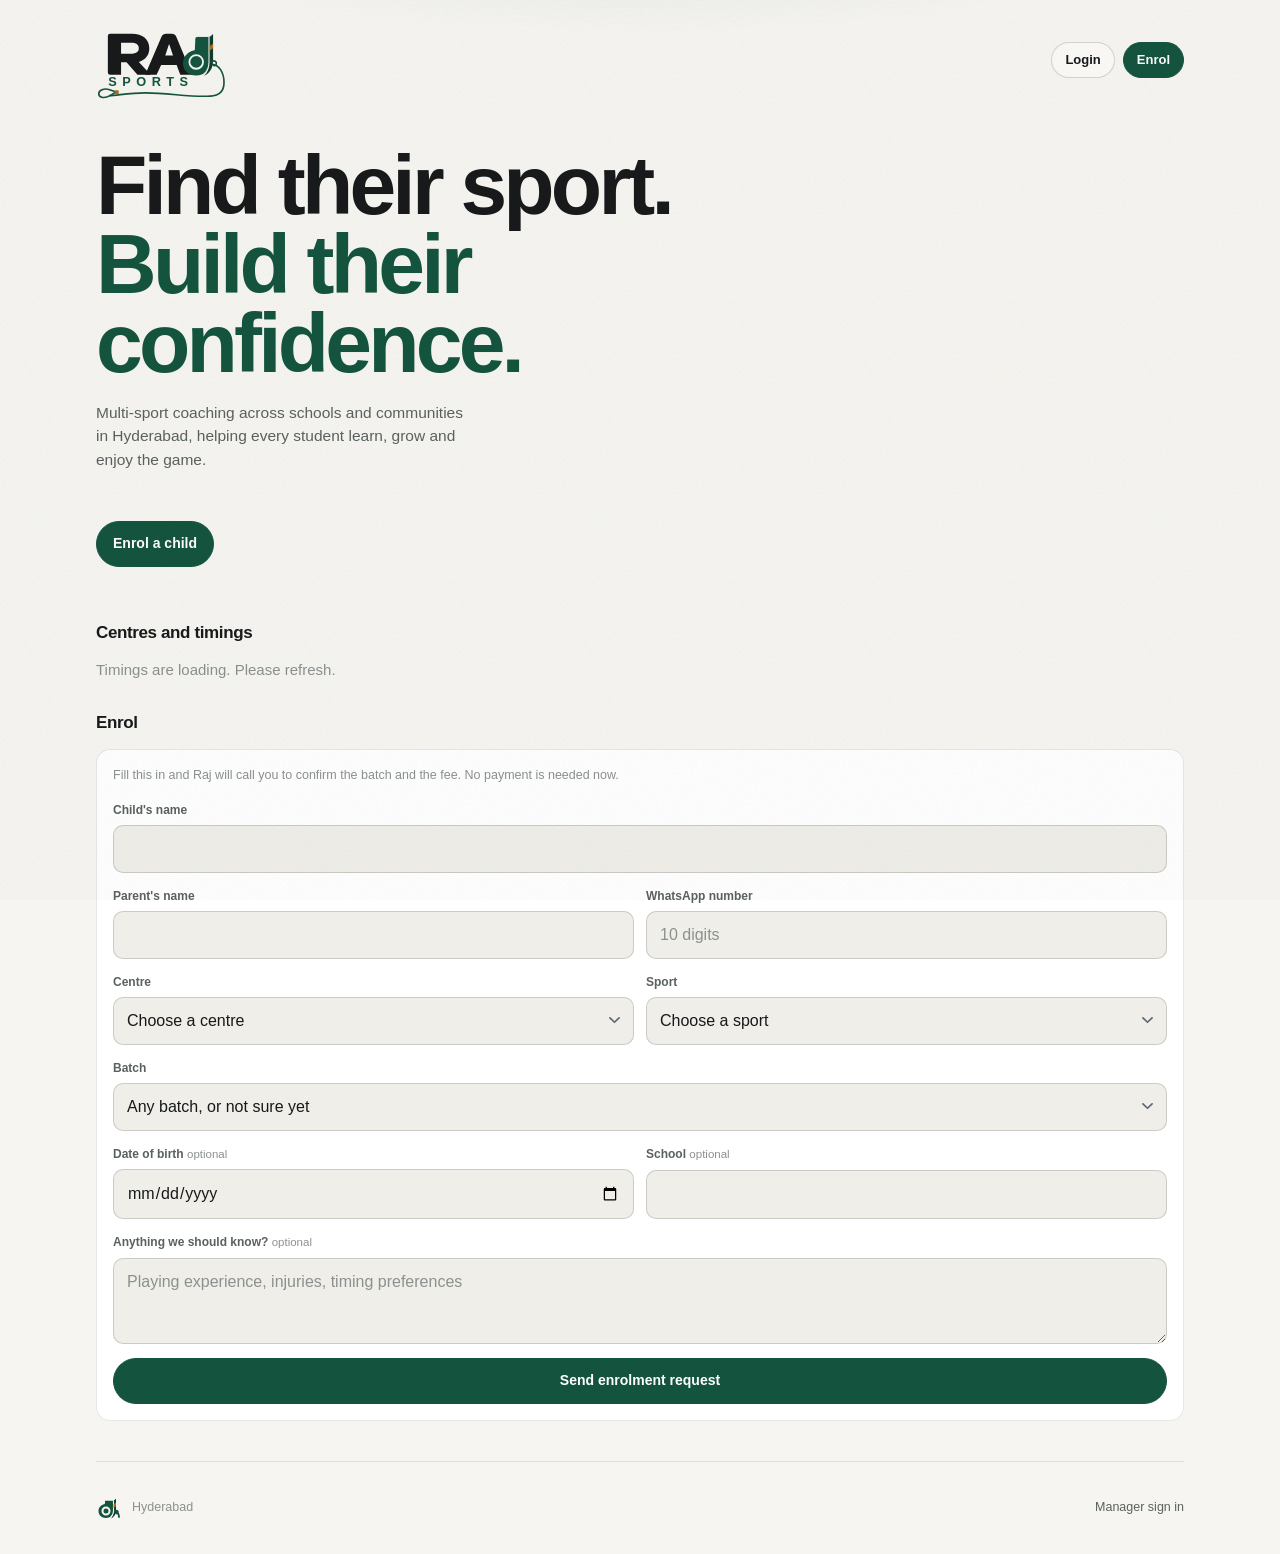
<file: index.html>
<!doctype html>
<html lang="en">
<head>
<meta charset="utf-8">
<meta name="viewport" content="width=device-width,initial-scale=1,viewport-fit=cover">
<meta name="theme-color" content="#f6f5f1">
<title>Raj Sports, coaching across Hyderabad</title>
<meta name="description" content="Raj Sports runs coaching batches in archery, basketball, football, cricket and tennis at five centres across Hyderabad. Enrol online.">
<link rel="icon" href="assets/img/favicon.svg">
<link rel="manifest" href="manifest.webmanifest">
<link rel="apple-touch-icon" href="assets/img/apple-touch-icon.png">
<meta name="apple-mobile-web-app-capable" content="yes">
<meta name="mobile-web-app-capable" content="yes">
<meta name="apple-mobile-web-app-status-bar-style" content="default">
<meta name="apple-mobile-web-app-title" content="Raj Sports">
<link rel="stylesheet" href="assets/css/app.css?v=15">
<style>
  body { padding-bottom: 0; }
  .site-top { display: flex; align-items: center; gap: 12px; padding: 20px 0 0; }
  .site-actions { margin-left: auto; display: flex; align-items: center; gap: 8px; }

  /* Asymmetric, not a centred hero over a gradient blob. */
  .hero { padding: 46px 0 34px; }
  .hero h1 {
    font-size: clamp(38px, 11vw, 84px);
    line-height: 0.94; letter-spacing: -0.045em; font-weight: 720;
    max-width: 14ch;
  }
  .hero h1 em {
    font-style: normal; color: var(--volt);
    /* italic-free emphasis in the same family; a second font here
       would be the amateur move */
  }
  .hero p { font-size: 15.5px; color: var(--text-2); max-width: 44ch; margin-top: 18px; }
  .hero .btn { margin-top: 24px; }

  .sports { display: flex; gap: 8px; flex-wrap: wrap; margin-top: 26px; }
  .sport {
    display: inline-flex; align-items: center; gap: 7px;
    padding: 8px 14px; border-radius: var(--r-pill);
    background: var(--surface); border: 1px solid var(--hair);
    font-size: 13px; font-weight: 600;
  }

  .centres { display: grid; gap: 12px; }
  @media (min-width: 760px) { .centres { grid-template-columns: repeat(2, 1fr); } }
  .centre h3 { font-size: 17px; }
  .batch {
    display: flex; justify-content: space-between; gap: 14px;
    padding: 9px 0; border-top: 1px solid var(--hair); font-size: 13px;
  }
  .batch .d { color: var(--text-3); }

  footer {
    padding: 34px 0; margin-top: 40px;
    border-top: 1px solid var(--hair); color: var(--text-3); font-size: 12.5px;
    display: flex; align-items: center; gap: 12px; flex-wrap: wrap;
  }
  .ok { text-align: center; padding: 34px 12px; }
  .ok .tick {
    width: 62px; height: 62px; border-radius: 50%; margin: 0 auto 16px;
    background: var(--volt); color: var(--on-volt);
    display: grid; place-items: center; font-size: 28px; font-weight: 700;
    /* scale from 0.9, never 0: nothing in the world appears from nothing */
    animation: pop 460ms var(--spring) both;
  }
  @keyframes pop { from { transform: scale(0.9); opacity: 0; } to { transform: scale(1); opacity: 1; } }
</style>
</head>
<body>
  <div class="wrap">
    <header class="site-top reveal">
      <a id="mark" href="./" aria-label="Raj Sports home"></a>
      <div class="site-actions">
        <a class="btn btn-sm" href="login.html">Login</a>
        <a class="btn btn-primary btn-sm" href="#enrol">Enrol</a>
      </div>
    </header>

    <section class="hero reveal">
      <h1>Find their sport. <em>Build their confidence.</em></h1>
      <p>Multi-sport coaching across schools and communities in Hyderabad,
         helping every student learn, grow and enjoy the game.</p>
      <div class="sports" id="sports"></div>
      <a class="btn btn-primary" href="#enrol">Enrol a child</a>
    </section>

    <section class="section reveal">
      <h2 class="mb-2">Centres and timings</h2>
      <div class="centres" id="centres"></div>
    </section>

    <section class="section reveal" id="enrol">
      <h2 class="mb-2">Enrol</h2>
      <div class="card card-pad">
        <div id="formWrap">
          <p class="small muted">Fill this in and Raj will call you to confirm the batch and the fee.
             No payment is needed now.</p>
          <form id="form" novalidate style="margin-top:16px">
            <div class="field"><label for="n">Child's name</label>
              <input class="input" id="n" autocapitalize="words" required></div>
            <div class="grid-2">
              <div class="field"><label for="pn">Parent's name</label>
                <input class="input" id="pn" autocapitalize="words"></div>
              <div class="field"><label for="pp">WhatsApp number</label>
                <input class="input" id="pp" type="tel" inputmode="numeric" maxlength="10"
                       placeholder="10 digits" required></div>
            </div>
            <div class="grid-2">
              <div class="field"><label for="ce">Centre</label>
                <select class="select" id="ce" required><option value="">Choose a centre</option></select></div>
              <div class="field"><label for="sp">Sport</label>
                <select class="select" id="sp" required><option value="">Choose a sport</option></select></div>
            </div>
            <div class="field"><label for="ba">Batch</label>
              <select class="select" id="ba"><option value="">Any batch, or not sure yet</option></select></div>
            <div class="grid-2">
              <div class="field"><label for="db">Date of birth <span class="hint">optional</span></label>
                <input class="input" id="db" type="date"></div>
              <div class="field"><label for="sc">School <span class="hint">optional</span></label>
                <input class="input" id="sc"></div>
            </div>
            <div class="field"><label for="gl">Anything we should know? <span class="hint">optional</span></label>
              <textarea class="textarea" id="gl" placeholder="Playing experience, injuries, timing preferences"></textarea></div>
            <div id="err" class="small hide" style="color:var(--overdue);margin-bottom:12px"></div>
            <button class="btn btn-primary btn-block" id="go" type="submit">Send enrolment request</button>
          </form>
        </div>
      </div>
    </section>

    <footer>
      <span id="fmark"></span>
      <span>Hyderabad</span>
      <a href="login.html" style="margin-left:auto;color:var(--text-2)">Manager sign in</a>
    </footer>
  </div>

<script src="assets/js/cloud.js?v=15"></script>
<script src="assets/js/core.js?v=15"></script>
<script>
(function () {
  RS.track("page_view");
  App.$("#mark").innerHTML = App.brandLogoSVG(164);
  App.$("#fmark").innerHTML = App.markSVG(24);

  var ref = null;

  RS.reference().then(function (r) {
    ref = r;
    var live = ref.centres.filter(function (c) { return c.active; });

    App.$("#sports").innerHTML = ref.sports.filter(function (s) { return s.active; })
      .map(function (s) {
        return '<span class="sport">' + App.esc((s.icon || "") + " " + s.name) + "</span>"; }).join("");

    App.$("#centres").innerHTML = live.map(function (c) {
      var bs = ref.batches.filter(function (b) { return b.centre_id === c.id && b.active; });
      return '<div class="card card-pad centre"><h3>' + App.esc(c.short_name || c.name) + "</h3>" +
        '<div class="small muted mb-2">' + bs.length + (bs.length === 1 ? " batch" : " batches") +
        (c.address ? " · " + App.esc(c.address) : "") + "</div>" +
        bs.map(function (b) {
          return '<div class="batch"><span>' + App.esc(b.name) +
            (b.sport ? " · " + App.esc(App.cap(b.sport)) : "") + "</span>" +
            '<span class="d nowrap">' + App.esc(App.days(b.days) + " · " +
              App.timeOf(b.start_time) + " to " + App.timeOf(b.end_time)) + "</span></div>";
        }).join("") + "</div>";
    }).join("");

    App.$("#ce").innerHTML = '<option value="">Choose a centre</option>' +
      live.map(function (c) { return '<option value="' + c.id + '">' +
        App.esc(c.short_name || c.name) + "</option>"; }).join("");
    App.$("#sp").innerHTML = '<option value="">Choose a sport</option>' +
      ref.sports.filter(function (s) { return s.active; }).map(function (s) {
        return '<option value="' + App.esc(s.code) + '">' + App.esc(s.name) + "</option>"; }).join("");
  }).catch(function () {
    App.$("#centres").innerHTML = '<p class="muted">Timings are loading. Please refresh.</p>';
  });

  /* Narrow the batch list to the chosen centre and sport, so a parent
     cannot pick a combination that does not exist. */
  function refreshBatches() {
    var cid = +App.$("#ce").value, sport = App.$("#sp").value;
    var opts = (ref ? ref.batches : []).filter(function (b) {
      return b.centre_id === cid && b.active && (!b.sport || !sport || b.sport === sport);
    });
    App.$("#ba").innerHTML = '<option value="">Any batch, or not sure yet</option>' +
      opts.map(function (b) { return '<option value="' + b.id + '">' +
        App.esc(b.name + " · " + App.days(b.days) + " · " + App.timeOf(b.start_time) +
        " to " + App.timeOf(b.end_time)) + "</option>"; }).join("");
  }
  App.$("#ce").addEventListener("change", refreshBatches);
  App.$("#sp").addEventListener("change", refreshBatches);

  App.$("#form").addEventListener("submit", function (e) {
    e.preventDefault();
    var err = App.$("#err"), go = App.$("#go");
    err.classList.add("hide");
    var name = App.$("#n").value.trim();
    var phone = App.phone10(App.$("#pp").value);
    var centre = App.$("#ce").value, sport = App.$("#sp").value;

    if (!name)               return bad("Please enter the child's name.");
    if (phone.length !== 10) return bad("Please enter a 10 digit WhatsApp number.");
    if (!centre)             return bad("Please choose a centre.");
    if (!sport)              return bad("Please choose a sport.");

    go.disabled = true; go.textContent = "Sending…";
    RS.submitApplication({
      name: name, parent_name: App.$("#pn").value.trim() || null,
      parent_phone: phone, phone: phone,
      centre_id: +centre, batch_id: App.$("#ba").value ? +App.$("#ba").value : null,
      sport: sport, dob: App.$("#db").value || null,
      school: App.$("#sc").value.trim() || null,
      goal: App.$("#gl").value.trim() || null, program: sport
    }).then(function () {
      RS.track("application_submitted", { sport: sport });
      App.$("#formWrap").innerHTML =
        '<div class="ok"><div class="tick">✓</div><h2>Thank you</h2>' +
        '<p class="muted mt-1">We have your request for <b style="color:var(--text)">' +
        App.esc(name) + "</b>. Raj will call you on <b style=\"color:var(--text)\">" +
        App.esc(phone) + "</b> to confirm the batch and the fee.</p></div>";
    }).catch(function () {
      go.disabled = false; go.textContent = "Send enrolment request";
      bad("Could not send that just now. Please try again, or call us.");
    });

    function bad(m) { err.textContent = m; err.classList.remove("hide"); return false; }
  });
})();
</script>
</body>
</html>
</file>
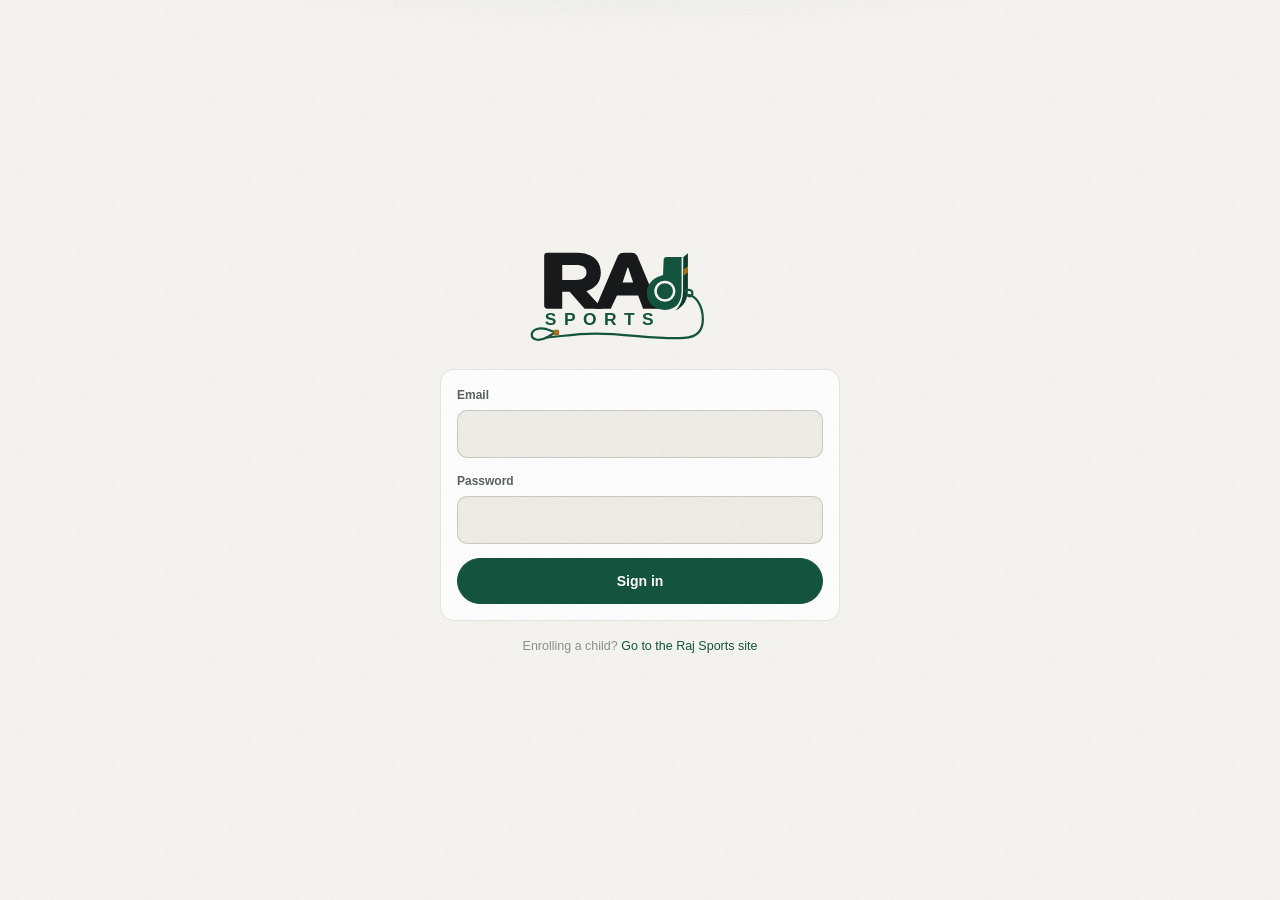
<file: attendance.html>
<!doctype html>
<html lang="en">
<head>
<meta charset="utf-8">
<meta name="viewport" content="width=device-width,initial-scale=1,viewport-fit=cover">
<meta name="theme-color" content="#f6f5f1">
<title>Attendance · Raj Sports</title>
<link rel="icon" href="assets/img/favicon.svg">
<link rel="manifest" href="manifest.webmanifest">
<link rel="apple-touch-icon" href="assets/img/apple-touch-icon.png">
<meta name="apple-mobile-web-app-capable" content="yes">
<meta name="mobile-web-app-capable" content="yes">
<meta name="apple-mobile-web-app-status-bar-style" content="default">
<meta name="apple-mobile-web-app-title" content="Raj Sports">
<link rel="stylesheet" href="assets/css/app.css?v=15">
<style>
  .attendance-wrap { padding-bottom: 12px; }
  .filter-grid { display:grid; grid-template-columns:repeat(2,minmax(0,1fr)); gap:10px; }
  .filter-grid .field { margin:0; }
  .roll-head { display:flex; align-items:center; gap:14px; padding:15px 16px; border-bottom:1px solid var(--hair); }
  .roll-head .row-main { flex:1; }
  .roll-actions { display:flex; gap:8px; align-items:center; flex-wrap:wrap; justify-content:flex-end; }
  .roll-summary { display:flex; gap:14px; color:var(--text-2); font-size:12px; font-variant-numeric:tabular-nums; }
  .roll-summary b { color:var(--text); font-size:17px; margin-right:3px; }
  .attendance-row { padding:12px 13px; border-bottom:1px solid var(--hair); }
  .attendance-row:last-child { border-bottom:0; }
  .attendance-main { display:flex; align-items:center; gap:10px; min-width:0; }
  .attendance-main .avatar { flex:none; }
  .mark-actions { display:grid; grid-template-columns:1fr 1fr; gap:8px; margin-top:10px; }
  .attendance-mark {
    display:flex; align-items:center; justify-content:center; gap:6px;
    width:100%; height:auto; padding:0 14px; white-space:nowrap; overflow:hidden;
    min-height:42px; border:1px solid var(--hair-2); border-radius:var(--r-pill);
    background:var(--raised); color:var(--text-2); font:inherit; font-size:13px;
    font-weight:670; cursor:pointer;
  }
  .attendance-mark:disabled { opacity:.48; cursor:wait; }
  .attendance-mark[data-status="present"][aria-pressed="true"] { background:var(--volt); border-color:var(--volt); color:var(--on-volt); }
  .attendance-mark[data-status="absent"][aria-pressed="true"] { background:var(--overdue-haze); border-color:var(--overdue); color:var(--overdue); }
  .auto-save { color:var(--text-3); font-size:11px; margin-left:auto; }
  .history-metrics { grid-template-columns:repeat(3,1fr); }
  .history-row { display:flex; align-items:center; gap:12px; width:100%; padding:13px 15px; border:0; border-bottom:1px solid var(--hair); background:none; color:inherit; text-align:left; font:inherit; cursor:pointer; }
  .history-row:last-child { border-bottom:0; }
  .rate { font-size:18px; font-weight:700; font-variant-numeric:tabular-nums; }
  .risk-row { display:flex; gap:11px; padding:13px 15px; border-bottom:1px solid var(--hair); }
  .risk-row:last-child { border-bottom:0; }
  .risk-signal { color:var(--overdue); font-size:12px; font-weight:650; }
  .trend { padding:14px 16px 12px; }
  .trend-summary { display:flex; align-items:flex-end; justify-content:space-between; gap:12px; margin-bottom:8px; }
  .trend-summary .eyebrow { display:block; color:var(--text-3); font-size:10px; letter-spacing:.1em; text-transform:uppercase; }
  .trend-latest { display:block; margin-top:2px; color:var(--text); font-size:27px; font-weight:720; line-height:1; font-variant-numeric:tabular-nums; }
  .trend-change { color:var(--text-2); font-size:12px; }
  .trend-chart { display:block; width:100%; height:auto; overflow:visible; }
  .trend-guide { stroke:var(--hair-2); stroke-width:1; stroke-dasharray:5 5; }
  .trend-line { fill:none; stroke:var(--text-2); stroke-width:2.5; stroke-linecap:round; stroke-linejoin:round; }
  .trend-area { fill:var(--hair); opacity:.7; }
  .trend-dot { fill:var(--raised); stroke:var(--text-2); stroke-width:2.5; }
  .trend-dot-latest { fill:var(--text); stroke:var(--text); }
  .trend-value { fill:var(--text-2); font-size:11px; font-weight:650; text-anchor:middle; }
  .trend-date { fill:var(--text-3); font-size:10px; text-anchor:middle; }
  .trend-guide-label { fill:var(--text-3); font-size:9px; text-anchor:end; }
  .context { padding:10px 13px; border-radius:var(--r-chip); background:var(--volt-haze); color:var(--text-2); font-size:12px; margin-bottom:12px; }
  @media (min-width:700px) {
    .filter-grid { grid-template-columns:repeat(4,minmax(0,1fr)); }
    .attendance-row { display:grid; grid-template-columns:minmax(300px,1fr) minmax(220px,260px); align-items:center; gap:20px; padding:13px 16px; }
    .mark-actions { margin:0; width:100%; }
  }
  @media (max-width:520px) {
    .roll-head { align-items:flex-start; }
    .roll-actions { max-width:145px; }
  }
  @media (max-width:360px) {
    .roll-summary { gap:10px; }
    .auto-save { display:none; }
  }
</style>
</head>
<body>
<header class="topbar"></header>
<main class="wrap attendance-wrap">
  <div class="tabs section" id="tabs">
    <button type="button" data-tab="take" aria-selected="true">Take attendance</button>
    <button type="button" data-tab="history" aria-selected="false">History and insights</button>
  </div>

  <section id="takePanel">
    <div class="card card-pad">
      <div class="filter-grid">
        <div class="field"><label>Date</label><input class="input" id="attDate" type="date"></div>
        <div class="field"><label>Centre</label><select class="select" id="attCentre"></select></div>
        <div class="field"><label>Batch</label><select class="select" id="attBatch"></select></div>
        <div class="field"><label>Sport</label><select class="select" id="attSport"></select></div>
      </div>
    </div>
    <section class="section">
      <div class="card" id="register"></div>
    </section>
  </section>

  <section id="historyPanel" hidden>
    <div class="card card-pad">
      <div class="filter-grid">
        <div class="field"><label>Period</label><select class="select" id="histPeriod"><option value="30">Last 30 days</option><option value="90">Last 90 days</option><option value="365">Last year</option></select></div>
        <div class="field"><label>Centre</label><select class="select" id="histCentre"></select></div>
        <div class="field"><label>Batch</label><select class="select" id="histBatch"></select></div>
        <div class="field"><label>Sport</label><select class="select" id="histSport"></select></div>
      </div>
    </div>
    <div id="memberContext" class="context section" hidden></div>
    <div class="metrics history-metrics section" id="histMetrics"></div>
    <section class="section"><div class="card"><div class="card-hd"><h2>Attendance trend</h2></div><div id="trend"></div></div></section>
    <section class="section"><div class="card"><div class="card-hd"><h2>Needs follow-up</h2><span class="small" id="riskCount"></span></div><div id="risks"></div></div></section>
    <section class="section"><div class="card"><div class="card-hd"><h2>Past sessions</h2></div><div id="sessions"></div></div></section>
  </section>
</main>
<nav class="nav"></nav>

<script src="assets/js/cloud.js?v=15"></script>
<script src="assets/js/core.js?v=15"></script>
<script>
(function () {
  if (!App.requireStaff()) return;
  App.shell("attendance", "Attendance");
  RS.track("page_view");

  var q = new URLSearchParams(location.search);
  var ref, roster = [], marks = {}, saving = {};
  var sessionStatus = null, sessionSavedAt = null;
  var memberId = +(q.get("member") || 0), memberName = "";
  var dateEl=App.$("#attDate"), centreEl=App.$("#attCentre"), batchEl=App.$("#attBatch"), sportEl=App.$("#attSport");
  var register=App.$("#register");
  dateEl.value = q.get("date") || App.isoDate();
  dateEl.max = App.isoDate();
  App.skeleton(register, 4);

  var placeInk = App.tabInk(App.$("#tabs"));
  App.$$("#tabs button").forEach(function (b) {
    b.addEventListener("click", function () { showTab(b.dataset.tab); });
  });

  RS.reference().then(function (r) {
    ref = r;
    fillSelect(centreEl, r.centres, "All centres");
    fillSelect(App.$("#histCentre"), r.centres, "All centres");
    fillSports(sportEl, "All sports");
    fillSports(App.$("#histSport"), "All sports");
    centreEl.value = q.get("centre") || "";
    setBatches(centreEl, batchEl, false);
    chooseInitialBatch();
    fillHistoryBatches();
    wireFilters();
    if (memberId) {
      RS.student(memberId).then(function (m) {
        memberName = m ? m.name : "Selected student";
        var box=App.$("#memberContext"); box.hidden=false;
        box.innerHTML="Showing attendance for <b>"+App.esc(memberName)+"</b>. <a href=\"attendance.html\" style=\"text-decoration:underline\">Clear student filter</a>";
      });
    }
    if (q.get("tab")==="history" || memberId) showTab("history"); else loadRoster();
  }).catch(function (e) { App.fail(register,e); });

  function fillSelect(el, rows, all) {
    el.innerHTML='<option value="">'+all+'</option>'+rows.filter(function(x){return x.active!==false;}).map(function(x){
      return '<option value="'+x.id+'">'+App.esc(x.short_name||x.name)+'</option>';
    }).join("");
  }
  function fillSports(el, all) {
    el.innerHTML='<option value="">'+all+'</option>'+ref.sports.filter(function(x){return x.active!==false;}).map(function(x){
      return '<option value="'+App.esc(x.code)+'">'+App.esc(x.name)+'</option>';
    }).join("");
  }
  function batchLabel(b) {
    return b.name+" · "+App.timeOf(b.start_time)+" to "+App.timeOf(b.end_time);
  }
  function setBatches(cEl,bEl,all) {
    var keep=bEl.value;
    var rows=ref.batches.filter(function(b){return b.active!==false&&(!cEl.value||String(b.centre_id)===cEl.value);});
    bEl.innerHTML=(all?'<option value="">All batches</option>':'')+rows.map(function(b){
      var c=ref.centreById[b.centre_id]||{}, prefix=all&&!cEl.value?(c.short_name||c.name)+" · ":"";
      return '<option value="'+b.id+'">'+App.esc(prefix+batchLabel(b))+'</option>';
    }).join("");
    if ([].some.call(bEl.options,function(o){return o.value===keep;})) bEl.value=keep;
  }
  function chooseInitialBatch() {
    var wanted=q.get("batch");
    if (wanted&&[].some.call(batchEl.options,function(o){return o.value===wanted;})) { batchEl.value=wanted; return; }
    var d=App.parseDate(dateEl.value), day=d?((d.getDay()+6)%7+1):0;
    var found=ref.batches.filter(function(b){return b.active!==false&&b.days&&b.days.indexOf(day)>=0;})[0];
    if (found) { centreEl.value=String(found.centre_id); setBatches(centreEl,batchEl,false); batchEl.value=String(found.id); }
  }
  function fillHistoryBatches(){ setBatches(App.$("#histCentre"),App.$("#histBatch"),true); }
  function wireFilters() {
    dateEl.addEventListener("change",loadRoster);
    centreEl.addEventListener("change",function(){setBatches(centreEl,batchEl,false);loadRoster();});
    batchEl.addEventListener("change",loadRoster);
    sportEl.addEventListener("change",loadRoster);
    ["histPeriod","histBatch","histSport"].forEach(function(id){App.$("#"+id).addEventListener("change",loadHistory);});
    App.$("#histCentre").addEventListener("change",function(){fillHistoryBatches();loadHistory();});
  }
  function showTab(name) {
    App.$$("#tabs button").forEach(function(b){b.setAttribute("aria-selected",String(b.dataset.tab===name));});
    App.$("#takePanel").hidden=name!=="take";
    App.$("#historyPanel").hidden=name!=="history";
    requestAnimationFrame(placeInk);
    if(name==="history") loadHistory();
  }
  function loadRoster() {
    if(!batchEl.value){App.empty(register,"Choose a batch");return;}
    App.skeleton(register,4); marks={}; saving={};
    RS.attendanceRoster(+batchEl.value,dateEl.value).then(function(rows){
      roster=(rows||[]).filter(function(r){return !sportEl.value||r.sport===sportEl.value;});
      roster.forEach(function(r){if(r.attendance_status) marks[r.enrollment_id]={status:r.attendance_status};});
      sessionStatus=roster.length?roster[0].session_status:null;
      sessionSavedAt=roster.length?roster[0].session_marked_at:null;
      renderRoster();
    }).catch(function(e){App.fail(register,e);});
  }
  function renderRoster() {
    if(!roster.length){App.empty(register,"No students in this batch","Try another batch or sport.");return;}
    var b=ref.batchById[+batchEl.value]||{}, c=ref.centreById[b.centre_id]||{};
    register.innerHTML='<div class="roll-head"><div class="row-main"><h2>'+App.esc(c.short_name||c.name||"")+'</h2><div class="row-s">'+App.esc(batchLabel(b))+'</div>'+
      '<div class="row-s">'+App.esc(App.longDate(dateEl.value))+(sessionSavedAt?" · Saved "+App.relativeTime(sessionSavedAt):"")+'</div></div>'+
      '<div class="roll-actions"><button class="btn btn-sm" id="allPresent" type="button">All present</button>'+
      '<button class="btn btn-sm btn-ghost" id="cancelSession" type="button">Session not held</button></div></div>'+
      (sessionStatus==="cancelled"?'<div class="empty"><div class="empty-t">Session not held</div><div class="small">Choose Present or Absent to reopen this session.</div></div>':'')+
      '<div class="roll-head"><div class="roll-summary"><span><b id="pCount">0</b>present</span><span><b id="aCount">0</b>absent</span><span><b id="uCount">0</b>unmarked</span></div>'+
      '<span class="auto-save">Changes save automatically</span></div>'+
      '<div>'+roster.map(rowHtml).join("")+'</div>';
    App.$("#allPresent").addEventListener("click",function(){
      var btn=this; btn.disabled=true; btn.textContent="Saving…";
      Promise.all(roster.map(function(r){
        return RS.markAttendance({batch:+batchEl.value,date:dateEl.value,enrollment:r.enrollment_id,status:"present"});
      })).then(function(){App.toast("Everyone marked present","good");loadRoster();})
        .catch(function(e){btn.disabled=false;btn.textContent="All present";App.toast(e.message,"bad");});
    });
    App.$("#cancelSession").addEventListener("click",cancelSession);
    App.$$("[data-mark]",register).forEach(function(btn){btn.addEventListener("click",function(){
      toggleMark(+btn.dataset.mark,btn.dataset.status);
    });});
    updateCounts();
  }
  function rowHtml(r) {
    var m=marks[r.enrollment_id]||{}, sub=[r.parent_name,r.sport?App.cap(r.sport):null].filter(Boolean).join(" · ");
    return '<div class="attendance-row"><div class="attendance-main"><div class="avatar">'+App.esc(App.initials(r.member_name))+'</div><div class="row-main"><div class="row-t">'+App.esc(r.member_name)+'</div><div class="row-s">'+App.esc(sub)+'</div></div></div>'+
      '<div class="mark-actions"><button class="attendance-mark" data-mark="'+r.enrollment_id+'" data-status="present" aria-pressed="'+(m.status==="present")+'" '+(saving[r.enrollment_id]?"disabled":"")+' aria-label="'+(m.status==="present"?"Clear present for ":"Mark ")+App.esc(r.member_name)+(m.status==="present"?"":" present")+'">✓ Present</button>'+
      '<button class="attendance-mark" data-mark="'+r.enrollment_id+'" data-status="absent" aria-pressed="'+(m.status==="absent")+'" '+(saving[r.enrollment_id]?"disabled":"")+' aria-label="'+(m.status==="absent"?"Clear absent for ":"Mark ")+App.esc(r.member_name)+(m.status==="absent"?"":" absent")+'">× Absent</button></div></div>';
  }
  function updateCounts() {
    var values=Object.keys(marks).map(function(k){return marks[k].status;});
    var p=values.filter(function(x){return x==="present";}).length, a=values.filter(function(x){return x==="absent";}).length, u=roster.length-p-a;
    App.$("#pCount").textContent=p; App.$("#aCount").textContent=a; App.$("#uCount").textContent=u;
  }
  function toggleMark(id,status) {
    if(saving[id]) return;
    var old=marks[id]?{status:marks[id].status}:null;
    var next=old&&old.status===status?null:{status:status};
    if(next) marks[id]=next; else delete marks[id];
    saving[id]=true; renderRoster();
    RS.markAttendance({batch:+batchEl.value,date:dateEl.value,enrollment:id,
      status:next&&next.status}).then(function(result){
        delete saving[id]; sessionStatus=result.session_id?"held":null;
        sessionSavedAt=result.session_id?result.saved_at:null;
        RS.track("attendance_marked",{batch:+batchEl.value,date:dateEl.value,status:next&&next.status});
        renderRoster();
      }).catch(function(e){
        delete saving[id]; if(old) marks[id]=old; else delete marks[id];
        renderRoster(); App.toast(e.message,"bad");
      });
  }
  function cancelSession() {
    App.sheet({title:"Session not held",html:'<div class="field"><label>Reason</label><input class="input" id="cancelWhy" placeholder="Rain, holiday, venue unavailable"></div><button class="btn btn-primary btn-block" id="confirmCancel">Save as not held</button>',onMount:function(el){
      App.$("#confirmCancel",el).addEventListener("click",function(){var why=App.$("#cancelWhy",el).value.trim();if(!why){App.toast("Add a reason.","bad");return;}
        this.disabled=true;RS.saveAttendance({batch:+batchEl.value,date:dateEl.value,status:"cancelled",cancelReason:why}).then(function(){App.closeSheet();App.toast("Session marked as not held");loadRoster();loadHistory();}).catch(function(e){App.toast(e.message,"bad");});
      });
    }});
  }
  function loadHistory() {
    if(!ref)return;
    var days=+App.$("#histPeriod").value,to=App.isoDate(),d=new Date();d.setDate(d.getDate()-days+1);
    var opts={from:App.isoDate(d),to:to,centre:+App.$("#histCentre").value||null,batch:+App.$("#histBatch").value||null,sport:App.$("#histSport").value||null,member:memberId||null};
    App.skeleton(App.$("#sessions"),3);App.skeleton(App.$("#risks"),2);
    Promise.all([RS.attendanceHistory(opts),RS.attendanceDashboard(opts)]).then(function(r){renderHistory(r[0]||[],r[1]||{});}).catch(function(e){App.fail(App.$("#sessions"),e);});
  }
  function renderHistory(rows,dash) {
    var s=dash.summary||{}, students=dash.students||[], trend=dash.trend||[];
    App.$("#histMetrics").innerHTML=metric("Attendance",s.rate==null?"No data":s.rate+"%","present across marked sessions")+metric("Sessions",s.sessions||0,"classes held")+metric("Absences",s.absent||0,"student absences");
    App.$("#trend").innerHTML=trend.length?trendHtml(trend):'<div class="empty"><div class="empty-t">No trend yet</div><div class="small">Saved attendance will appear here.</div></div>';
    var risks=students.filter(function(x){return x.absence_streak>=2||(+x.rate<75&&x.sessions>=3)||(x.previous_rate!=null&&x.recent_rate!=null&&x.previous_rate-x.recent_rate>=20);});
    App.$("#riskCount").textContent=risks.length?risks.length+" students":"";
    App.$("#risks").innerHTML=risks.length?risks.map(function(x){var signal=x.absence_streak>=2?x.absence_streak+" consecutive absences":(+x.rate<75?x.rate+"% attendance":"attendance dropped recently");return '<a class="risk-row" href="student.html?id='+x.member_id+'"><div class="avatar">'+App.esc(App.initials(x.member_name))+'</div><div class="row-main"><div class="row-t">'+App.esc(x.member_name)+'</div><div class="row-s">'+App.esc(x.centre_name+" · "+x.batch_name)+'</div><div class="risk-signal">'+App.esc(signal)+'</div></div><div class="rate">'+(x.rate==null?"":x.rate+"%")+'</div></a>';}).join(""):'<div class="empty"><div class="empty-t">No attendance concerns</div><div class="small">No repeated absences or sharp attendance drops in this period.</div></div>';
    App.$("#sessions").innerHTML=rows.length?rows.map(function(x){
      var when=App.longDate(x.on_date)+(x.session_status==="cancelled"?" · Not held":x.marked_at?" · Saved "+App.relativeTime(x.marked_at):"");
      var result=x.session_status==="cancelled"
        ? '<span class="status status-muted">Not held</span>'
        : '<div class="rate">'+(x.attendance_rate==null?"":x.attendance_rate+"%")+'</div><div class="row-s">'+x.present+" present · "+x.absent+" absent</div>";
      return '<button class="history-row" data-session="'+x.session_id+'" data-date="'+x.on_date+'" data-batch="'+x.batch_id+'"><div class="row-main"><div class="row-t">'+App.esc(x.centre_name+" · "+x.batch_name)+'</div><div class="row-s">'+when+'</div></div><div class="row-end">'+result+'</div></button>';
    }).join(""):'<div class="empty"><div class="empty-t">No sessions found</div><div class="small">Change the filters or take attendance first.</div></div>';
    App.$$("[data-session]",App.$("#sessions")).forEach(function(x){x.addEventListener("click",function(){dateEl.value=x.dataset.date;var b=ref.batchById[+x.dataset.batch];centreEl.value=String(b.centre_id);setBatches(centreEl,batchEl,false);batchEl.value=x.dataset.batch;sportEl.value="";showTab("take");loadRoster();});});
  }
  function trendHtml(rows) {
    var points=rows.map(function(t){return {date:t.week_start,rate:Math.max(0,Math.min(100,+t.rate||0))};});
    var width=600, top=27, bottom=90, left=25, right=20;
    var x=function(i){return points.length===1?width/2:left+i*((width-left-right)/(points.length-1));};
    var y=function(rate){return top+(100-Math.max(50,rate))*(bottom-top)/50;};
    var line=points.map(function(p,i){return x(i).toFixed(1)+","+y(p.rate).toFixed(1);}).join(" ");
    var area=x(0).toFixed(1)+","+bottom+" "+line+" "+x(points.length-1).toFixed(1)+","+bottom;
    var latest=points[points.length-1], previous=points.length>1?points[points.length-2]:null;
    var delta=previous?Math.round(latest.rate-previous.rate):0;
    var change=!previous?"First recorded week":delta===0?"Steady from last week":(delta>0?"Up ":"Down ")+Math.abs(delta)+" point"+(Math.abs(delta)===1?"":"s")+" from last week";
    var guideY=y(75).toFixed(1);
    var chart='<svg class="trend-chart" viewBox="0 0 '+width+' 125" role="img" aria-label="Weekly attendance trend. Latest '+Math.round(latest.rate)+' percent.">'+
      '<line class="trend-guide" x1="'+left+'" y1="'+guideY+'" x2="'+(width-right)+'" y2="'+guideY+'"></line>'+
      '<text class="trend-guide-label" x="'+(width-right)+'" y="'+(+guideY-5)+'">75% reference</text>'+
      '<polygon class="trend-area" points="'+area+'"></polygon>'+
      '<polyline class="trend-line" points="'+line+'"></polyline>'+
      points.map(function(p,i){return '<text class="trend-value" x="'+x(i)+'" y="'+(y(p.rate)-10)+'">'+Math.round(p.rate)+'%</text>'+
        '<circle class="trend-dot '+(i===points.length-1?'trend-dot-latest':'')+'" cx="'+x(i)+'" cy="'+y(p.rate)+'" r="'+(i===points.length-1?5:4)+'"></circle>'+
        '<text class="trend-date" x="'+x(i)+'" y="116">'+App.esc(App.shortDate(p.date))+'</text>';}).join("")+
      '</svg>';
    return '<div class="trend"><div class="trend-summary"><div><span class="eyebrow">Latest week</span><strong class="trend-latest">'+Math.round(latest.rate)+'%</strong></div><span class="trend-change">'+App.esc(change)+'</span></div>'+chart+'</div>';
  }
  function metric(label,value,sub){return '<div class="metric"><div class="eyebrow">'+label+'</div><div class="metric-v">'+value+'</div><div class="metric-s">'+sub+'</div></div>';}
})();
</script>
</body>
</html>
</file>
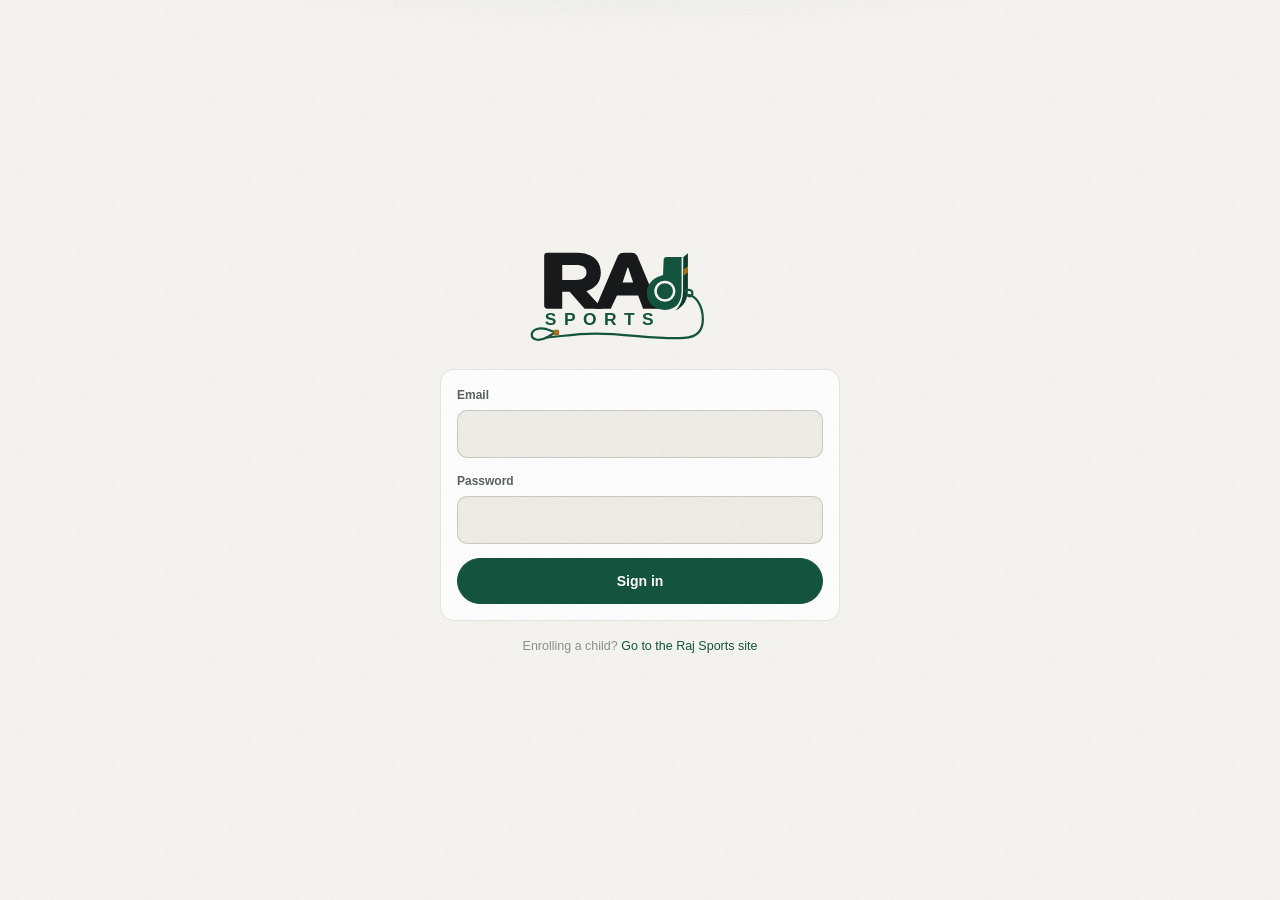
<file: coach.html>
<!doctype html>
<html lang="en">
<head>
<meta charset="utf-8">
<meta name="viewport" content="width=device-width,initial-scale=1,viewport-fit=cover">
<meta name="theme-color" content="#f6f5f1">
<title>Attendance · Raj Sports</title>
<link rel="icon" href="assets/img/favicon.svg">
<link rel="manifest" href="manifest.webmanifest">
<link rel="apple-touch-icon" href="assets/img/apple-touch-icon.png">
<meta name="apple-mobile-web-app-capable" content="yes">
<meta name="mobile-web-app-capable" content="yes">
<meta name="apple-mobile-web-app-status-bar-style" content="default">
<meta name="apple-mobile-web-app-title" content="Raj Sports">
<link rel="stylesheet" href="assets/css/app.css?v=15">
<style>
  /* A coach has one job, so this page carries no nav. It carries three
     answers instead: who is here now, which registers are missing, and
     who has stopped turning up. */
  .coach-wrap { padding-bottom: 30px; }
  .who { display:flex; align-items:baseline; justify-content:space-between; gap:12px; margin-bottom:12px; }
  .who h2 { font-size:19px; font-weight:700; margin:0; }
  .who .small { color:var(--text-3); }

  .daybar { display:flex; align-items:center; gap:8px; margin-bottom:18px; }
  .daybar .btn { flex:none; }
  .daybar input { width:auto; flex:1; min-width:0; }

  /* ---------------- choosing the session ----------------
     This was a horizontal rail of chips. A rail is right when the
     choice is one word long and there are four steps to get through;
     it is wrong here, because every option carries a time, a place and
     a progress state, and a coach standing courtside reads them at a
     glance rather than scrolling sideways for them. So: one card per
     session, stacked, in the order the day runs. */
  .sessions { display:grid; gap:9px; }
  .sess {
    display:grid; grid-template-columns:auto 1fr auto; align-items:center; gap:13px;
    width:100%; text-align:left; padding:12px 14px; font:inherit; cursor:pointer;
    background:var(--surface); color:var(--text);
    border:1px solid var(--hair); border-left:3px solid transparent;
    border-radius:var(--r-card); transition:transform 140ms var(--ease), border-color 160ms var(--ease), background 160ms var(--ease);
  }
  .sess:active { transform:scale(0.99); }
  .sess[aria-pressed="true"] { border-color:var(--hair-2); border-left-color:var(--volt); background:var(--volt-haze); }
  .sess-time { text-align:center; min-width:52px; font-variant-numeric:tabular-nums; line-height:1.15; }
  .sess-time b { display:block; font-size:15px; font-weight:700; letter-spacing:-0.02em; }
  .sess-time small { font-size:10.5px; color:var(--text-3); text-transform:uppercase; letter-spacing:0.06em; }
  .sess-main { display:grid; min-width:0; }
  .sess-t { display:block; font-weight:650; font-size:14.5px; letter-spacing:-0.01em;
            overflow:hidden; text-overflow:ellipsis; white-space:nowrap; }
  .sess-s { display:block; font-size:12px; color:var(--text-3); margin-top:2px; }
  .sess-s .now { color:var(--due); font-weight:640; }
  .sess-end { display:flex; align-items:center; gap:8px; }

  /* The ring states a fact, so it never uses the accent. Ochre while a
     register is unfinished, quiet grey once it is done: colour is spent
     only on what still needs doing. */
  .ring { width:36px; height:36px; flex:none; transform:rotate(-90deg); }
  .ring circle { fill:none; stroke-width:3.5; }
  .ring .ring-t { stroke:var(--sunken); }
  .ring .ring-f { stroke:var(--due); stroke-linecap:round; transition:stroke-dashoffset 520ms var(--ease); }
  .ring.is-done .ring-f { stroke:var(--paid); }
  .ring-wrap { position:relative; display:grid; place-items:center; }
  .ring-n {
    position:absolute; font-size:11px; font-weight:680; font-variant-numeric:tabular-nums;
    color:var(--text-2);
  }
  .ring.is-done + .ring-n { color:var(--paid); }

  .more { margin-top:11px; }
  .more > summary {
    list-style:none; cursor:pointer; font-size:12.5px; font-weight:620; color:var(--text-2);
    padding:9px 2px; display:flex; align-items:center; gap:7px;
  }
  .more > summary::-webkit-details-marker { display:none; }
  .more > summary::before { content:"▸"; font-size:10px; color:var(--text-3); transition:transform 160ms var(--ease); }
  .more[open] > summary::before { transform:rotate(90deg); }
  .more .sessions { margin-top:4px; }

  /* ---------------- the register ---------------- */
  .roll-head { padding:15px 16px; border-bottom:1px solid var(--hair); }
  .roll-foot {
    display:flex; align-items:center; gap:10px 14px; flex-wrap:wrap;
    justify-content:space-between; padding:11px 16px; border-bottom:1px solid var(--hair);
  }
  .roll-actions { display:flex; gap:8px; }
  .roll-actions .btn-ghost { border:1px solid var(--hair-2); }
  .roll-summary { display:flex; gap:14px; color:var(--text-2); font-size:12px; font-variant-numeric:tabular-nums; }
  .roll-summary b { color:var(--text); font-size:17px; margin-right:3px; }
  .attendance-row { padding:12px 13px; border-bottom:1px solid var(--hair); }
  .attendance-row:last-child { border-bottom:0; }
  .attendance-main { display:flex; align-items:center; gap:10px; min-width:0; }
  .attendance-main .avatar { flex:none; }
  .mark-actions { display:grid; grid-template-columns:1fr 1fr; gap:8px; margin-top:10px; }
  .attendance-mark {
    display:flex; align-items:center; justify-content:center; gap:6px;
    width:100%; padding:0 14px; white-space:nowrap; overflow:hidden;
    min-height:44px; border:1px solid var(--hair-2); border-radius:var(--r-pill);
    background:var(--raised); color:var(--text-2); font:inherit; font-size:13px;
    font-weight:670; cursor:pointer;
  }
  .attendance-mark:disabled { opacity:.48; cursor:wait; }
  .attendance-mark[data-status="present"][aria-pressed="true"] { background:var(--volt); border-color:var(--volt); color:var(--on-volt); }
  .attendance-mark[data-status="absent"][aria-pressed="true"] { background:var(--overdue-haze); border-color:var(--overdue); color:var(--overdue); }
  .auto-save { color:var(--text-3); font-size:11px; }
  .streak { color:var(--overdue); font-weight:620; }

  /* ---------------- the month ---------------- */
  .cal-hd { display:flex; align-items:center; justify-content:space-between; gap:10px; padding:14px 16px 10px; }
  .cal-hd h2 { font-size:15.5px; font-weight:680; margin:0; letter-spacing:-0.01em; }
  .cal-nav { display:flex; gap:6px; }
  .cal-grid {
    display:grid; grid-template-columns:repeat(7, 1fr); gap:5px; padding:0 12px 12px;
    max-width:420px;   /* a month is a month; on a wide screen it should not become a wall */
  }
  .cal-dow {
    text-align:center; font-size:10.5px; font-weight:640; color:var(--text-3);
    text-transform:uppercase; letter-spacing:0.06em; padding-bottom:4px;
  }
  .cal-d {
    position:relative; display:grid; place-content:center; gap:2px; justify-items:center;
    aspect-ratio:1; padding:0; font:inherit; cursor:pointer; color:var(--text-3);
    background:transparent; border:1px solid transparent; border-radius:var(--r-chip);
    animation:cal-in 260ms var(--ease) backwards;
  }
  @keyframes cal-in { from { opacity:0; transform:translateY(3px); } }
  .cal-n { font-size:12.5px; font-weight:620; font-variant-numeric:tabular-nums; line-height:1; }
  .cal-m { font-size:9.5px; font-variant-numeric:tabular-nums; line-height:1; opacity:.9; }
  .cal-d:disabled { cursor:default; }
  /* Held is a fact and stays quiet. Ochre is a class that did not run,
     brick is a register nobody took: only the two that need a human get
     colour. */
  .cal-d.is-held    { background:var(--sunken); color:var(--text); }
  .cal-d.is-off     { background:var(--due-haze); color:var(--due); }
  .cal-d.is-missing { background:var(--overdue-haze); color:var(--overdue); font-weight:680; }
  .cal-d.is-ahead   { border-style:dashed; border-color:var(--hair-2); color:var(--text-3); }
  .cal-d.is-today .cal-n { text-decoration:underline; text-underline-offset:3px; }
  .cal-d[aria-current="date"] { border-color:var(--volt); border-width:2px; color:var(--text); }
  .cal-key { display:flex; flex-wrap:wrap; gap:6px 14px; padding:0 16px 15px; font-size:11.5px; color:var(--text-3); }
  .cal-key span { display:inline-flex; align-items:center; gap:6px; }
  .cal-key i { width:10px; height:10px; border-radius:3px; display:inline-block; }
  .k-held { background:var(--sunken); } .k-off { background:var(--due-haze); }
  .k-missing { background:var(--overdue-haze); } .k-ahead { border:1px dashed var(--hair-2); }

  /* ---------------- where each student stands ---------------- */
  .stand-hd {
    display:flex; align-items:baseline; justify-content:space-between; gap:10px;
    padding:13px 16px 9px; border-bottom:1px solid var(--hair);
  }
  .stand-hd h2 { font-size:14px; font-weight:680; margin:0; }
  .stand-hd .small { color:var(--text-3); }
  .stand { display:flex; align-items:center; gap:11px; padding:11px 14px; border-bottom:1px solid var(--hair); }
  .stand:last-child { border-bottom:0; }
  .stand .avatar { flex:none; }
  .stand-main { flex:1; min-width:0; }
  .stand-t { font-weight:620; font-size:14px; }
  .stand-s { font-size:11.5px; color:var(--text-3); margin-top:2px; }
  .stand-end { flex:none; width:88px; text-align:right; }
  .stand-p { font-size:14px; font-weight:680; font-variant-numeric:tabular-nums; }
  .stand-bar { height:4px; border-radius:3px; background:var(--sunken); overflow:hidden; margin-top:5px; }
  .stand-fill {
    display:block; height:100%; border-radius:3px; background:var(--paid);
    transform-origin:left center; animation:bar-in 620ms var(--ease) backwards;
  }
  @keyframes bar-in { from { transform:scaleX(0); } }
  .stand.is-watch .stand-fill { background:var(--overdue); }
  .stand.is-watch .stand-p { color:var(--overdue); }
  .stand-note { padding:11px 16px; font-size:12px; color:var(--text-3); border-bottom:1px solid var(--hair); background:var(--raised); }

  @media (prefers-reduced-motion: reduce) {
    .cal-d, .stand-fill { animation:none; }
    .ring .ring-f { transition:none; }
  }
  @media (min-width:700px) {
    .attendance-row { display:grid; grid-template-columns:minmax(280px,1fr) minmax(220px,260px); align-items:center; gap:20px; padding:13px 16px; }
    .mark-actions { margin:0; }
    .sessions { grid-template-columns:repeat(2, 1fr); }
    .cal-grid { gap:7px; padding:0 16px 16px; }
    .cal-n { font-size:13.5px; }
  }
</style>
</head>
<body>
<header class="topbar"></header>
<main class="wrap coach-wrap">
  <div class="who">
    <div><h2 id="whoName">Attendance</h2><div class="small" id="whoWhere"></div></div>
  </div>

  <div class="daybar">
    <button class="btn btn-sm btn-ghost" id="dayBack" type="button" aria-label="Previous day">‹</button>
    <input class="input" id="attDate" type="date" aria-label="Date">
    <button class="btn btn-sm btn-ghost" id="dayFwd" type="button" aria-label="Next day">›</button>
    <button class="btn btn-sm" id="dayToday" type="button">Today</button>
  </div>

  <section class="section">
    <div class="eyebrow" id="pickHd">Sessions</div>
    <div class="sessions" id="sessions"></div>
    <details class="more hide" id="moreWrap">
      <summary id="moreLabel">Other batches</summary>
      <div class="sessions" id="moreSessions"></div>
    </details>
  </section>

  <div class="tabs section" id="tabs" role="tablist">
    <button type="button" data-tab="register" aria-selected="true">Register</button>
    <button type="button" data-tab="calendar" aria-selected="false">Month</button>
    <button type="button" data-tab="students" aria-selected="false">Students</button>
  </div>

  <section class="section" id="paneRegister"><div class="card" id="register"></div></section>

  <section class="section hide" id="paneCalendar">
    <div class="metrics mb-2" id="pulse"></div>
    <div class="card" id="calendar"></div>
  </section>

  <section class="section hide" id="paneStudents"><div class="card" id="standings"></div></section>
</main>

<script src="assets/js/cloud.js?v=15"></script>
<script src="assets/js/core.js?v=15"></script>
<script>
(function () {
  if (!App.requireSignedIn()) return;
  App.shell(null, "Attendance", { minimal: true });
  RS.track("page_view");

  var dateEl = App.$("#attDate"), register = App.$("#register");
  var batches = [], batch = null, roster = [], marks = {}, saving = {};
  var sessionStatus = null, sessionSavedAt = null;
  var insights = null, insightKey = "", calMonth = null, tab = "register";

  dateEl.value = App.isoDate();
  dateEl.max = App.isoDate();          // the register cannot run ahead of the day
  calMonth = monthStart(dateEl.value);

  RS.access().then(function (a) {
    var where = (a.centres || []).map(function (c) { return c.name; }).join(", ");
    App.$("#whoName").textContent = a.role === "coach" ? "Your batches" : "Attendance";
    App.$("#whoWhere").textContent = where || (a.email || "");
  });

  /* ---------------- dates ---------------- */
  function monthStart(iso) { var d = App.parseDate(iso); return new Date(d.getFullYear(), d.getMonth(), 1); }
  function monthEnd(d) { return new Date(d.getFullYear(), d.getMonth() + 1, 0); }
  function sameMonth(a, b) { return a.getFullYear() === b.getFullYear() && a.getMonth() === b.getMonth(); }
  function monthLabel(d) { return d.toLocaleDateString("en-IN", { month: "long", year: "numeric" }); }

  /* ---------------- choosing the session ----------------
     Today's classes lead, in the order the day runs. Everything else is
     one tap away rather than gone, because a makeup session and a
     forgotten Thursday both need a register. */
  function loadBatches() {
    var host = App.$("#sessions");
    host.innerHTML = '<div class="skeleton" style="height:62px;border-radius:14px"></div>' +
                     '<div class="skeleton" style="height:62px;border-radius:14px"></div>';
    RS.myAttendanceBatches(dateEl.value).then(function (rows) {
      batches = (rows || []).slice().sort(function (a, b) {
        if (!!b.runs_today !== !!a.runs_today) return (b.runs_today ? 1 : 0) - (a.runs_today ? 1 : 0);
        return String(a.start_time || "").localeCompare(String(b.start_time || ""));
      });
      if (!batches.length) {
        host.innerHTML = "";
        App.$("#tabs").classList.add("hide");
        App.empty(register, "No batches assigned yet",
          "Ask the academy to add your centre so your batches appear here.");
        return;
      }
      App.$("#tabs").classList.remove("hide");
      if (!batch || !batches.some(function (b) { return b.batch_id === batch.batch_id; })) {
        batch = batches[0];
      } else {
        batch = batches.filter(function (b) { return b.batch_id === batch.batch_id; })[0];
      }
      renderPicker();
      loadRoster();
      loadInsights();
    }).catch(function (e) { host.innerHTML = ""; App.fail(register, e); });
  }

  function renderPicker() {
    var today = batches.filter(function (b) { return b.runs_today; });
    var rest  = batches.filter(function (b) { return !b.runs_today; });
    var isToday = dateEl.value === App.isoDate();

    App.$("#pickHd").textContent =
      today.length ? (isToday ? "Today's sessions" : "Sessions on " + App.shortDate(dateEl.value))
                   : "No class scheduled on " + App.shortDate(dateEl.value);
    App.$("#sessions").innerHTML = today.map(card).join("") ||
      '<div class="card card-pad small" style="color:var(--text-3)">' +
      "Nothing is timetabled for this day. Open another batch below to take a makeup register.</div>";

    var more = App.$("#moreWrap");
    more.classList.toggle("hide", !rest.length);
    if (rest.length) {
      App.$("#moreLabel").textContent = today.length
        ? "Other batches (" + rest.length + ")" : "All batches (" + rest.length + ")";
      App.$("#moreSessions").innerHTML = rest.map(card).join("");
      if (!today.length) more.open = true;
    }

    App.$$("[data-batch]").forEach(function (el) {
      el.addEventListener("click", function () {
        var next = batches.filter(function (b) { return b.batch_id === +el.dataset.batch; })[0];
        if (!next || (batch && next.batch_id === batch.batch_id)) return;
        batch = next;
        renderPicker(); loadRoster(); loadInsights();
      });
    });
  }

  /* Marked out of enrolled, as a ring. A number alone does not say
     "nearly there"; a ring does it without reading. */
  function ringHtml(marked, total) {
    var pct = total ? Math.min(marked / total, 1) : 0;
    var c = 2 * Math.PI * 15, done = total > 0 && marked >= total;
    return '<span class="ring-wrap">' +
      '<svg class="ring' + (done ? " is-done" : "") + '" viewBox="0 0 36 36" aria-hidden="true">' +
        '<circle class="ring-t" cx="18" cy="18" r="15"></circle>' +
        '<circle class="ring-f" cx="18" cy="18" r="15" style="stroke-dasharray:' + c.toFixed(1) +
          ';stroke-dashoffset:' + (c * (1 - pct)).toFixed(1) + '"></circle>' +
      "</svg>" +
      '<span class="ring-n">' + (done ? "✓" : marked + "/" + total) + "</span></span>";
  }

  function runningNow(b) {
    if (!b.runs_today || dateEl.value !== App.isoDate() || !b.start_time || !b.end_time) return false;
    var now = new Date(), hm = String(now.getHours()).padStart(2, "0") + ":" +
                               String(now.getMinutes()).padStart(2, "0");
    return hm >= String(b.start_time).slice(0, 5) && hm <= String(b.end_time).slice(0, 5);
  }

  function card(b) {
    var t = App.timeOf(b.start_time) || "", ap = t.slice(-2), hh = t.slice(0, -2);
    var bits = [];
    if (b.sport) bits.push(App.cap(b.sport));
    bits.push(b.students + (b.students === 1 ? " student" : " students"));
    if (b.session_status === "cancelled") bits.push("not held");
    var now = runningNow(b) ? '<span class="now">Now</span> · ' : "";
    return '<button class="sess" type="button" data-batch="' + b.batch_id + '"' +
      ' aria-pressed="' + (batch && b.batch_id === batch.batch_id) + '">' +
      '<span class="sess-time">' + (hh ? "<b>" + App.esc(hh) + "</b><small>" + ap + "</small>" : "<b>·</b>") + "</span>" +
      '<span class="sess-main"><span class="sess-t">' +
        App.esc(b.centre_name + " · " + b.batch_name) + "</span>" +
        '<span class="sess-s">' + now + App.esc(bits.join(" · ")) + "</span></span>" +
      '<span class="sess-end">' + ringHtml(b.marked || 0, b.students || 0) + "</span></button>";
  }

  /* ---------------- the month, the rates, the standings ----------------
     Two windows, because they answer two different questions and one
     window would answer neither honestly. The calendar is a month, so
     it asks for that month. "Is this batch holding up" and "who has
     stopped coming" are about recent form, so they ask for the last 30
     days: on the first of a month the calendar is nearly empty, and a
     pulse that read zero every month-start would be useless on exactly
     the morning a coach checks it. Each number is labelled with the
     window it came from. */
  function loadInsights() {
    if (!batch) return;
    var mFrom = App.isoDate(calMonth), mTo = App.isoDate(monthEnd(calMonth));
    var rFrom = App.isoDate(addDays(App.parseDate(dateEl.value), -29));
    var key = batch.batch_id + ":" + mFrom + ":" + rFrom;
    if (key === insightKey && insights) { renderInsights(); return; }
    insightKey = key;
    App.$("#calendar").innerHTML = '<div class="skeleton" style="height:300px;border-radius:14px"></div>';
    App.$("#standings").innerHTML = "";
    Promise.all([
      RS.attendanceInsights(batch.batch_id, mFrom, mTo),
      RS.attendanceInsights(batch.batch_id, rFrom, dateEl.value)
    ]).then(function (r) {
      if (insightKey !== key) return;          // the coach moved on while this was in flight
      insights = { month: r[0] || null, recent: r[1] || null };
      renderInsights();
      renderRoster();                          // the register borrows the absent streaks
    }).catch(function (e) {
      insights = null;
      App.fail(App.$("#calendar"), e);
    });
  }

  function addDays(d, n) { var x = new Date(d); x.setDate(x.getDate() + n); return x; }

  function renderInsights() {
    if (!insights) return;
    renderPulse(); renderCalendar(); renderStandings();
  }

  function renderPulse() {
    var s = (insights.recent && insights.recent.summary) || {};
    App.$("#pulse").innerHTML =
      met("Sessions", s.held || 0, 0, "held in 30 days", "") +
      met("Attendance", s.rate == null ? "—" : s.rate, 0, "of marks present", "", "%") +
      // "6" reads as a headcount; "6.0" reads as a measurement. Keep the
      // decimal only when there is one.
      met("Typical", s.avg_present == null ? "—" : s.avg_present,
          (+s.avg_present % 1 ? 1 : 0), "students present", "") +
      met("Missing", s.missing || 0, 0, "registers not taken", s.missing ? "is-overdue" : "is-paid");

    // Numbers count up once on arrival, because the number is the news.
    App.$$("#pulse [data-count]").forEach(function (el) {
      var dp = +el.dataset.dp || 0, suffix = el.dataset.suffix || "";
      App.countUp(el, +el.dataset.count, {
        format: function (v) { return v.toFixed(dp) + suffix; }
      });
    });

    function met(k, v, dp, sub, cls, suffix) {
      var known = v !== "—";
      return '<div class="metric ' + cls + '"><div class="eyebrow">' + App.esc(k) + "</div>" +
        '<div class="metric-v"' +
          (known ? ' data-count="' + v + '" data-dp="' + dp + '" data-suffix="' + (suffix || "") + '"' : "") +
          ">" + (known ? "0" + (suffix || "") : "—") + "</div>" +
        '<div class="metric-s">' + App.esc(sub) + "</div></div>";
    }
  }

  function renderCalendar() {
    var cal = (insights.month && insights.month.calendar) || [], today = App.isoDate();
    var byDate = {};
    cal.forEach(function (d) { byDate[d.date] = d; });

    var first = new Date(calMonth), lead = (first.getDay() + 6) % 7;   // weeks start Monday
    var last = monthEnd(calMonth).getDate();
    var cells = "";
    for (var i = 0; i < lead; i++) cells += '<span class="cal-d" aria-hidden="true"></span>';
    for (var day = 1; day <= last; day++) {
      var iso = App.isoDate(new Date(calMonth.getFullYear(), calMonth.getMonth(), day));
      var d = byDate[iso] || { state: "none", scheduled: false, present: 0, absent: 0 };
      // Today counts as still to come: the class may not have met yet.
      var ahead = iso >= today && d.scheduled && d.state === "none";
      var cls = ["cal-d"];
      if (d.state === "held") cls.push("is-held");
      else if (d.state === "off") cls.push("is-off");
      else if (d.state === "missing") cls.push("is-missing");
      else if (ahead) cls.push("is-ahead");
      if (iso === today) cls.push("is-today");
      var mark = d.state === "held" ? String(d.present)
               : d.state === "off" ? "off"
               : d.state === "missing" ? "!" : "";
      var label = App.longDate(iso) + ": " + (
        d.state === "held" ? d.present + " present, " + d.absent + " absent"
        : d.state === "off" ? "not held"
        : d.state === "missing" ? "register not taken"
        : ahead ? "class scheduled" : "no class");
      cells += '<button class="' + cls.join(" ") + '" type="button" data-day="' + iso + '"' +
        (iso === dateEl.value ? ' aria-current="date"' : "") +
        (iso > today ? " disabled" : "") +
        ' style="animation-delay:' + Math.min(day * 9, 220) + 'ms"' +
        ' aria-label="' + App.esc(label) + '">' +
        '<span class="cal-n">' + day + "</span>" +
        (mark ? '<span class="cal-m">' + mark + "</span>" : "") + "</button>";
    }

    var atNow = sameMonth(calMonth, new Date());
    App.$("#calendar").innerHTML =
      '<div class="cal-hd"><h2>' + App.esc(monthLabel(calMonth)) + "</h2>" +
        '<div class="cal-nav">' +
          '<button class="btn btn-sm btn-ghost" id="calPrev" type="button" aria-label="Previous month">‹</button>' +
          '<button class="btn btn-sm btn-ghost" id="calNext" type="button" aria-label="Next month"' +
            (atNow ? " disabled" : "") + ">›</button>" +
        "</div></div>" +
      '<div class="cal-grid">' +
        ["Mon","Tue","Wed","Thu","Fri","Sat","Sun"].map(function (d) {
          return '<span class="cal-dow">' + d + "</span>"; }).join("") +
        cells +
      "</div>" +
      '<div class="cal-key">' +
        '<span><i class="k-held"></i>held, with the count</span>' +
        '<span><i class="k-off"></i>not held</span>' +
        '<span><i class="k-missing"></i>register missing</span>' +
        '<span><i class="k-ahead"></i>still to come</span>' +
      "</div>";

    App.$("#calPrev").addEventListener("click", function () { stepMonth(-1); });
    App.$("#calNext").addEventListener("click", function () { stepMonth(1); });
    App.$$("[data-day]").forEach(function (el) {
      el.addEventListener("click", function () {
        // Tapping a day is how a coach fixes a Thursday they missed.
        dateEl.value = el.dataset.day;
        showTab("register");
        loadBatches();
      });
    });
  }

  function stepMonth(n) {
    var next = new Date(calMonth.getFullYear(), calMonth.getMonth() + n, 1);
    if (next > new Date()) return;
    calMonth = next;
    loadInsights();
  }

  /* Sorted by who needs a word, not alphabetically. A coach reading
     this before a session wants the three names worth mentioning. */
  function renderStandings() {
    var recent = insights.recent || {};
    var rows = (recent.students || []).slice();
    var host = App.$("#standings");
    if (!rows.length) {
      App.empty(host, "Nothing marked yet",
        "Take a register and each student's attendance appears here.");
      return;
    }
    var s = recent.summary || {};
    var watch = rows.filter(isWatch);
    host.innerHTML =
      '<div class="stand-hd"><h2>Last 30 days</h2>' +
        '<div class="small">' + (s.held || 0) + (s.held === 1 ? " session" : " sessions") + " held</div></div>" +
      (watch.length
        ? '<div class="stand-note">' + watch.length +
          (watch.length === 1 ? " student needs" : " students need") +
          " a word: three or more missed in a row, or under 60 percent.</div>"
        : "") +
      rows.map(standRow).join("");
  }

  function isWatch(r) {
    return (r.absent_streak || 0) >= 3 || (r.sessions >= 3 && r.rate != null && +r.rate < 60);
  }

  function standRow(r) {
    var pct = r.rate == null ? null : Math.round(+r.rate);
    var bits = [];
    if (r.sessions) bits.push(r.present + " of " + r.sessions);
    if ((r.absent_streak || 0) >= 2) {
      bits.push('<span class="streak">' + r.absent_streak + " missed in a row</span>");
    } else if (r.last_present) {
      bits.push("last here " + App.shortDate(r.last_present));
    } else if (!r.sessions) {
      bits.push("no sessions yet");
    }
    if (r.status !== "active") bits.push("left the batch");
    return '<div class="stand' + (isWatch(r) ? " is-watch" : "") + '">' +
      '<div class="avatar">' + App.esc(App.initials(r.name)) + "</div>" +
      '<div class="stand-main"><div class="stand-t">' + App.esc(r.name) + "</div>" +
        '<div class="stand-s">' + bits.join(" · ") + "</div></div>" +
      '<div class="stand-end"><div class="stand-p">' + (pct == null ? "—" : pct + "%") + "</div>" +
        '<div class="stand-bar"><span class="stand-fill" style="width:' + (pct == null ? 0 : pct) + '%"></span></div>' +
      "</div></div>";
  }

  /* ---------------- the register ---------------- */
  function loadRoster() {
    if (!batch) return;
    App.skeleton(register, 4); marks = {}; saving = {};
    RS.attendanceRoster(batch.batch_id, dateEl.value).then(function (rows) {
      roster = rows || [];
      roster.forEach(function (r) {
        if (r.attendance_status) marks[r.enrollment_id] = { status: r.attendance_status };
      });
      sessionStatus  = roster.length ? roster[0].session_status : null;
      sessionSavedAt = roster.length ? roster[0].session_marked_at : null;
      renderRoster();
    }).catch(function (e) { App.fail(register, e); });
  }

  function streakOf(enrollmentId) {
    var rows = (insights && insights.recent && insights.recent.students) || [];
    for (var i = 0; i < rows.length; i++) {
      if (rows[i].enrollment_id === enrollmentId) return rows[i].absent_streak || 0;
    }
    return 0;
  }

  function renderRoster() {
    if (!batch) return;
    if (!roster.length) {
      App.empty(register, "No students in this batch",
        "Nobody is enrolled here on " + App.longDate(dateEl.value) + ".");
      return;
    }
    register.innerHTML =
      '<div class="roll-head">' +
        "<h2>" + App.esc(batch.centre_name) + "</h2>" +
        '<div class="row-s">' + App.esc(batch.batch_name +
          (batch.sport ? " · " + App.cap(batch.sport) : "")) + "</div>" +
        '<div class="row-s">' + App.esc(App.longDate(dateEl.value)) +
          (sessionSavedAt ? " · saved " + App.relativeTime(sessionSavedAt)
                          : ' · <span class="auto-save">saves as you tap</span>') + "</div>" +
      "</div>" +
      (sessionStatus === "cancelled"
        ? '<div class="empty"><div class="empty-t">Session not held</div>' +
          '<div class="small">Choose Present or Absent to reopen this session.</div></div>' : "") +
      '<div class="roll-foot"><div class="roll-summary">' +
        '<span><b id="pCount">0</b>present</span>' +
        '<span><b id="aCount">0</b>absent</span>' +
        '<span><b id="uCount">0</b>left</span>' +
      "</div>" +
      '<div class="roll-actions">' +
        '<button class="btn btn-sm" id="allPresent" type="button">All present</button>' +
        '<button class="btn btn-sm btn-ghost" id="cancelSession" type="button">Not held</button>' +
      "</div></div>" +
      "<div>" + roster.map(rowHtml).join("") + "</div>";

    App.$("#allPresent").addEventListener("click", markAllPresent);
    App.$("#cancelSession").addEventListener("click", cancelSession);
    App.$$("[data-mark]", register).forEach(function (btn) {
      btn.addEventListener("click", function () {
        toggleMark(+btn.dataset.mark, btn.dataset.status);
      });
    });
    updateCounts();
  }

  /* A coach sees the student and the parent's name, never a phone
     number and never a rupee. The roster function returns the phone for
     the manager's screen; this one simply does not show it.

     It does show a run of absences, because the person holding the
     register is the one who can ask where the child has been. */
  function rowHtml(r) {
    var m = marks[r.enrollment_id] || {};
    var run = streakOf(r.enrollment_id);
    var sub = [r.parent_name, r.sport ? App.cap(r.sport) : null].filter(Boolean).join(" · ");
    if (run >= 2) {
      sub = (sub ? sub + " · " : "") +
        '<span class="streak">' + run + " missed in a row</span>";
    }
    function mark(status, glyph, word) {
      var on = m.status === status;
      return '<button class="attendance-mark" data-mark="' + r.enrollment_id + '"' +
        ' data-status="' + status + '" aria-pressed="' + on + '"' +
        (saving[r.enrollment_id] ? " disabled" : "") +
        ' aria-label="' + (on ? "Clear " + word + " for " : "Mark ") + App.esc(r.member_name) +
        (on ? "" : " " + word) + '">' + glyph + " " + App.cap(word) + "</button>";
    }
    return '<div class="attendance-row"><div class="attendance-main">' +
      '<div class="avatar">' + App.esc(App.initials(r.member_name)) + "</div>" +
      '<div class="row-main"><div class="row-t">' + App.esc(r.member_name) + "</div>" +
      '<div class="row-s">' + sub + "</div></div></div>" +
      '<div class="mark-actions">' + mark("present", "✓", "present") + mark("absent", "×", "absent") + "</div></div>";
  }

  function updateCounts() {
    var values = Object.keys(marks).map(function (k) { return marks[k].status; });
    var p = values.filter(function (x) { return x === "present"; }).length;
    var a = values.filter(function (x) { return x === "absent"; }).length;
    App.$("#pCount").textContent = p;
    App.$("#aCount").textContent = a;
    App.$("#uCount").textContent = roster.length - p - a;
  }

  function toggleMark(id, status) {
    if (saving[id]) return;
    var old  = marks[id] ? { status: marks[id].status } : null;
    var next = old && old.status === status ? null : { status: status };
    if (next) marks[id] = next; else delete marks[id];
    saving[id] = true; renderRoster();
    RS.markAttendance({ batch: batch.batch_id, date: dateEl.value, enrollment: id,
                        status: next && next.status })
      .then(function (result) {
        delete saving[id];
        sessionStatus  = result.session_id ? "held" : null;
        sessionSavedAt = result.session_id ? result.saved_at : null;
        batch.marked = result.marked;
        RS.track("attendance_marked", { batch: batch.batch_id, date: dateEl.value,
                                        status: next && next.status, by: "coach" });
        renderRoster(); renderPicker(); refreshInsights();
      })
      .catch(function (e) {
        delete saving[id];
        if (old) marks[id] = old; else delete marks[id];
        renderRoster(); App.toast(e.message, "bad");
      });
  }

  // The calendar and the standings are now one mark out of date. Rather
  // than block the tap on a second round trip, forget them and fetch
  // again in the background.
  function refreshInsights() { insightKey = ""; loadInsights(); }

  function markAllPresent() {
    var btn = this; btn.disabled = true; btn.textContent = "Saving…";
    // Sequential, not parallel: every one of these writes the same
    // session row, and a burst of them races on the upsert.
    roster.reduce(function (chain, r) {
      return chain.then(function () {
        return RS.markAttendance({ batch: batch.batch_id, date: dateEl.value,
                                   enrollment: r.enrollment_id, status: "present" });
      });
    }, Promise.resolve())
      .then(function () {
        App.toast("Everyone marked present", "good");
        loadRoster(); loadBatches(); refreshInsights();
      })
      .catch(function (e) {
        btn.disabled = false; btn.textContent = "All present";
        App.toast(e.message, "bad");
      });
  }

  function cancelSession() {
    App.sheet({
      title: "Session not held",
      html: '<div class="field"><label>Reason</label>' +
            '<input class="input" id="cancelWhy" placeholder="Rain, holiday, venue unavailable"></div>' +
            '<button class="btn btn-primary btn-block" id="confirmCancel">Save as not held</button>',
      onMount: function (el) {
        App.$("#confirmCancel", el).addEventListener("click", function () {
          var why = App.$("#cancelWhy", el).value.trim();
          if (!why) { App.toast("Add a reason.", "bad"); return; }
          this.disabled = true;
          RS.saveAttendance({ batch: batch.batch_id, date: dateEl.value,
                              status: "cancelled", cancelReason: why })
            .then(function () {
              App.closeSheet(); App.toast("Session marked as not held");
              loadRoster(); loadBatches(); refreshInsights();
            })
            .catch(function (e) { App.toast(e.message, "bad"); });
        });
      }
    });
  }

  /* ---------------- tabs ----------------
     One underline that travels, not three that blink. */
  var placeInk = App.tabInk(App.$("#tabs"));
  function showTab(name) {
    tab = name;
    App.$$("#tabs button").forEach(function (b) {
      b.setAttribute("aria-selected", String(b.dataset.tab === name));
    });
    App.$("#paneRegister").classList.toggle("hide", name !== "register");
    App.$("#paneCalendar").classList.toggle("hide", name !== "calendar");
    App.$("#paneStudents").classList.toggle("hide", name !== "students");
    placeInk();
    if (name !== "register") loadInsights();
  }
  App.$$("#tabs button").forEach(function (b) {
    b.addEventListener("click", function () { showTab(b.dataset.tab); });
  });

  /* ---------------- the day ---------------- */
  function goToDay(iso) {
    dateEl.value = iso;
    var m = monthStart(iso);
    if (!sameMonth(m, calMonth)) { calMonth = m; insightKey = ""; }
    loadBatches();
  }
  function shiftDay(n) {
    var d = App.parseDate(dateEl.value) || new Date();
    d.setDate(d.getDate() + n);
    if (App.isoDate(d) > App.isoDate()) { App.toast("Attendance cannot be taken ahead of today."); return; }
    goToDay(App.isoDate(d));
  }
  App.$("#dayBack").addEventListener("click", function () { shiftDay(-1); });
  App.$("#dayFwd").addEventListener("click", function () { shiftDay(1); });
  App.$("#dayToday").addEventListener("click", function () { goToDay(App.isoDate()); });
  dateEl.addEventListener("change", function () { goToDay(dateEl.value); });

  loadBatches();
})();
</script>
</body>
</html>
</file>
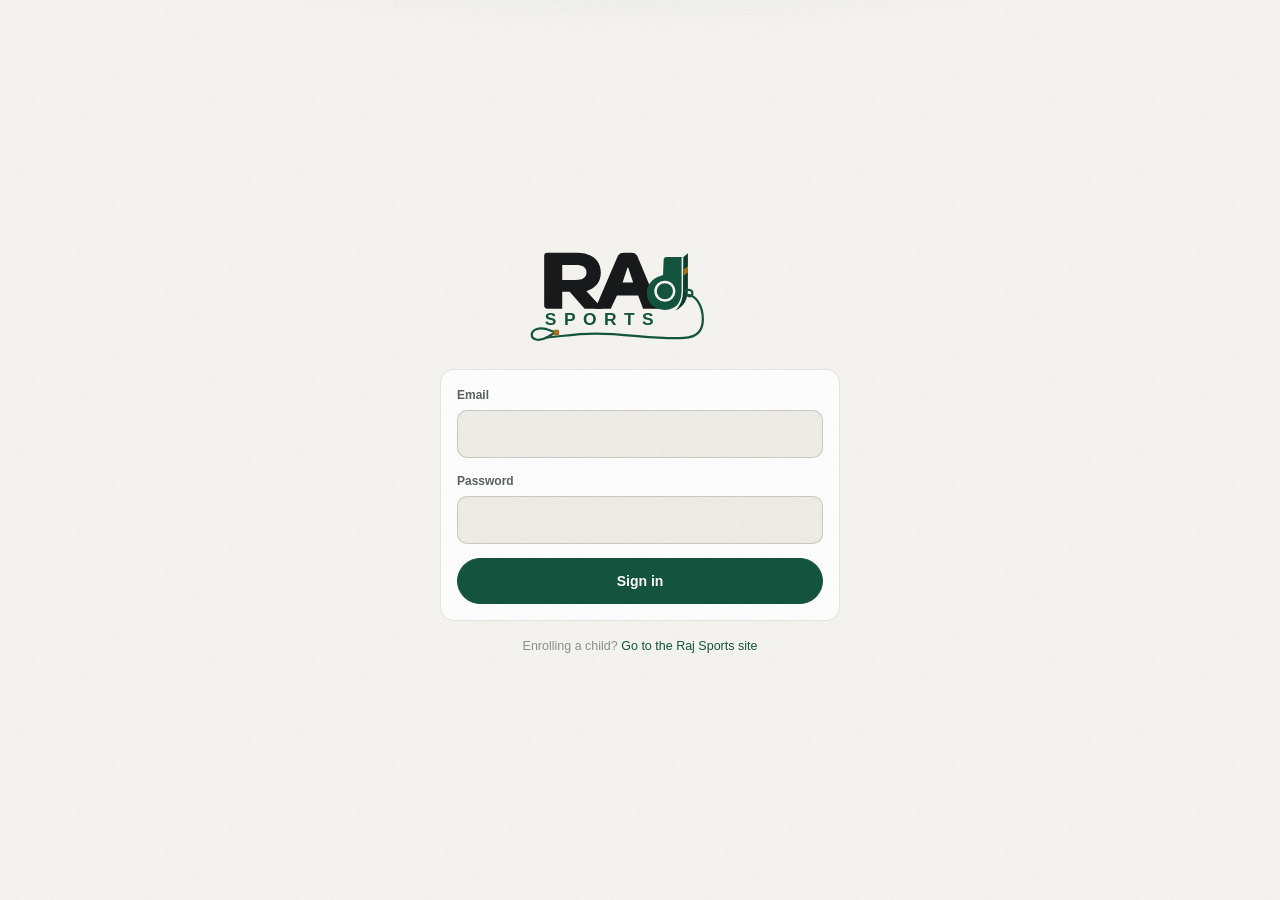
<file: fees.html>
<!doctype html>
<html lang="en">
<head>
<meta charset="utf-8">
<meta name="viewport" content="width=device-width,initial-scale=1,viewport-fit=cover">
<meta name="theme-color" content="#f6f5f1">
<title>Fees · Raj Sports</title>
<link rel="icon" href="assets/img/favicon.svg">
<link rel="manifest" href="manifest.webmanifest">
<link rel="apple-touch-icon" href="assets/img/apple-touch-icon.png">
<meta name="apple-mobile-web-app-capable" content="yes">
<meta name="mobile-web-app-capable" content="yes">
<meta name="apple-mobile-web-app-status-bar-style" content="default">
<meta name="apple-mobile-web-app-title" content="Raj Sports">
<link rel="stylesheet" href="assets/css/app.css?v=15">
</head>
<body>
  <header class="topbar"></header>

  <main class="wrap">
    <div class="filters" style="margin-top:16px">
      <select class="select" id="month"></select>
      <select class="select" id="centre"><option value="">All centres</option></select>
    </div>
    <div id="view"></div>
  </main>

  <nav class="nav"></nav>

<script src="assets/js/cloud.js?v=15"></script>
<script src="assets/js/core.js?v=15"></script>
<script>
(function () {
  if (!App.requireStaff()) return;
  App.shell("fees", "Fees");
  RS.track("page_view");

  var view = App.$("#view"), ref = null;
  App.skeleton(view, 5);

  var months = [];
  for (var i = 0; i < 12; i++) {
    var d = new Date(); d.setDate(1); d.setMonth(d.getMonth() - i);
    months.push({ v: App.isoDate(d), l: d.toLocaleDateString("en-IN", { month: "long", year: "numeric" }) });
  }
  App.$("#month").innerHTML = months.map(function (m) {
    return '<option value="' + m.v + '">' + App.esc(m.l) + "</option>"; }).join("");

  RS.reference().then(function (r) {
    ref = r;
    App.$("#centre").innerHTML = '<option value="">All centres</option>' +
      ref.centres.filter(function (c) { return c.active; }).map(function (c) {
        return '<option value="' + c.id + '">' + App.esc(c.short_name || c.name) + "</option>"; }).join("");
    render();
  }).catch(function (e) { App.fail(view, e); });

  App.$("#month").addEventListener("change", render);
  App.$("#centre").addEventListener("change", render);

  function monthRange() {
    var from = App.$("#month").value;
    var d = App.parseDate(from); d.setMonth(d.getMonth() + 1); d.setDate(0);
    return { from: from, to: App.isoDate(d) };
  }

  function render() {
    App.skeleton(view, 5);
    var r = monthRange(), centre = App.$("#centre").value;

    RS.payments({ from: r.from, to: r.to }).then(function (rows) {
      rows = (rows || []).filter(function (p) { return !centre || String(p.centre_id) === centre; });
      var paid = rows.filter(function (p) { return p.status === "paid"; });
      var pending = rows.filter(function (p) { return p.status === "pending_verification"; });
      var total = paid.reduce(function (a, p) { return a + (+p.amount || 0); }, 0);
      var adm = paid.filter(function (p) { return p.kind === "admission"; })
                    .reduce(function (a, p) { return a + (+p.amount || 0); }, 0);

      view.innerHTML =
        '<div class="metrics section reveal">' +
          met("Collected", total, paid.length + (paid.length === 1 ? " payment" : " payments"), "is-paid", true) +
          met("Renewals", total - adm, "recurring fees", "", true) +
          met("Admissions", adm, "one time", "", true) +
          met("Unverified", pending.length, "claimed, not confirmed", pending.length ? "is-due" : "") +
        "</div>" +
        '<div class="card reveal"><div class="card-hd"><h2>Payments</h2></div><div id="rows"></div></div>';

      App.$$("#view [data-count]").forEach(function (n) {
        var v = +n.dataset.count;
        if (n.dataset.money === "1") App.countMoney(n, v); else App.countUp(n, v);
      });

      var host = App.$("#rows");
      if (!rows.length) {
        return App.empty(host, "No payments this month",
          "Record one from a student's profile or the reminder queue.");
      }
      host.innerHTML = '<div class="list">' + rows.map(function (p, i) {
        var c = ref.centreById[p.centre_id] || {};
        var pend = p.status === "pending_verification";
        var sub = App.esc([App.longDate(p.on_date), c.short_name,
          p.sport ? App.cap(p.sport) : null, p.mode,
          p.months ? p.months + (p.months === 1 ? " month" : " months") : null,
          p.kind === "admission" ? "joining fee" : null].filter(Boolean).join(" · "));
        var money = '<div class="money" style="font-weight:680;font-size:15px' +
          (pend ? ";opacity:.55" : "") + '">' + App.money(p.amount) + "</div>";

        // An unverified payment used to be a dead end: it showed as
        // unverified forever with no way to confirm it. Now it is the
        // one row on this screen that carries an action.
        if (pend) {
          return '<div class="row row-in" style="animation-delay:' + Math.min(i * 24, 280) +
            'ms" data-pending="' + p.id + '">' +
            '<div class="row-main"><div class="row-t">' + App.esc(p.name || "Unnamed") + "</div>" +
            '<div class="row-s">' + sub + "</div></div>" +
            '<div class="row-end">' + money +
              '<button class="btn btn-sm btn-primary mt-1" data-confirm>Confirm</button></div></div>';
        }
        return '<a class="row row-in" style="animation-delay:' + Math.min(i * 24, 280) +
          'ms" href="student.html?id=' + (p.member_id || "") + '">' +
          '<div class="row-main"><div class="row-t">' + App.esc(p.name || "Unnamed") + "</div>" +
          '<div class="row-s">' + sub + "</div></div>" +
          '<div class="row-end">' + money + "</div></a>";
      }).join("") + "</div>";

      App.$$("[data-pending]", host).forEach(function (node) {
        App.$("[data-confirm]", node).addEventListener("click", function () {
          var btn = this; btn.disabled = true; btn.textContent = "…";
          RS.confirmPayment(+node.dataset.pending).then(function (r) {
            App.toast(r && r.already ? "Already confirmed"
              : "Confirmed, paid up to " + App.longDate(r.renewal_on), "good");
            render();
          }).catch(function (e) {
            btn.disabled = false; btn.textContent = "Confirm";
            App.toast(e.message || "Could not confirm.", "bad");
          });
        });
      });
    }).catch(function (e) { App.fail(view, e); });
  }

  function met(k, v, sub, cls, isMoney) {
    return '<div class="metric ' + (cls || "") + '"><div class="eyebrow">' + App.esc(k) + "</div>" +
      '<div class="metric-v" data-count="' + v + '"' + (isMoney ? ' data-money="1"' : "") + ">0</div>" +
      '<div class="metric-s">' + App.esc(sub) + "</div></div>";
  }
})();
</script>
</body>
</html>
</file>
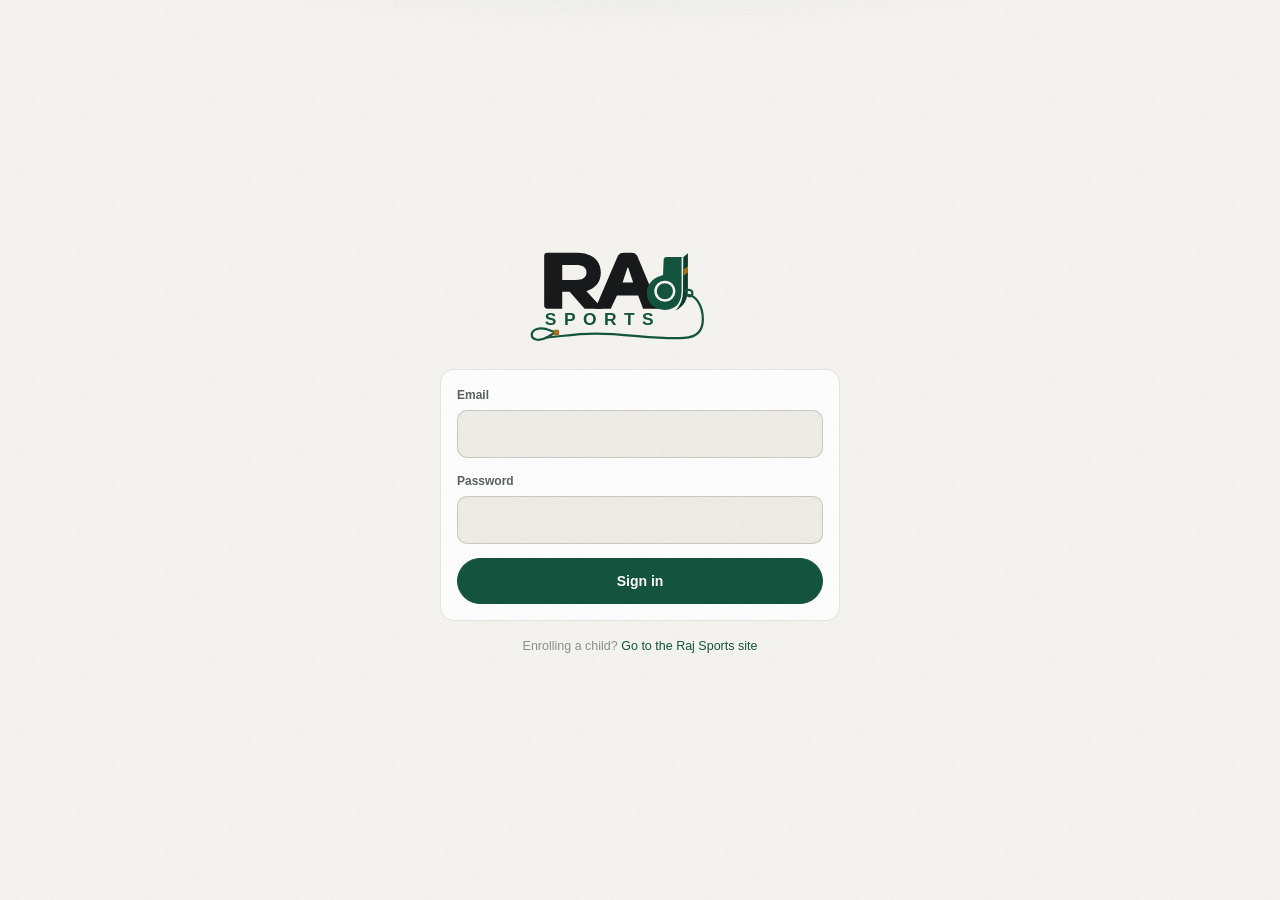
<file: login.html>
<!doctype html>
<html lang="en">
<head>
<meta charset="utf-8">
<meta name="viewport" content="width=device-width,initial-scale=1,viewport-fit=cover">
<meta name="theme-color" content="#f6f5f1">
<title>Sign in · Raj Sports</title>
<link rel="icon" href="assets/img/favicon.svg">
<link rel="manifest" href="manifest.webmanifest">
<link rel="apple-touch-icon" href="assets/img/apple-touch-icon.png">
<meta name="apple-mobile-web-app-capable" content="yes">
<meta name="mobile-web-app-capable" content="yes">
<meta name="apple-mobile-web-app-status-bar-style" content="default">
<meta name="apple-mobile-web-app-title" content="Raj Sports">
<link rel="stylesheet" href="assets/css/app.css?v=15">
<style>
  body { padding-bottom: 0; display: grid; place-items: center; min-height: 100svh; }
  .login { width: min(400px, calc(100vw - 32px)); }
  .brand { display: flex; justify-content: center; margin-bottom: 26px; }
</style>
</head>
<body>
  <main class="login reveal">
    <div class="brand" id="brand"></div>
    <form class="card card-pad" id="form" novalidate>
      <div class="field">
        <label for="email">Email</label>
        <input class="input" id="email" type="email" autocomplete="username"
               inputmode="email" autocapitalize="off" spellcheck="false"
               required>
      </div>
      <div class="field">
        <label for="pw">Password</label>
        <input class="input" id="pw" type="password" autocomplete="current-password"
               required>
      </div>
      <div id="err" class="small hide" style="color:var(--overdue);margin-bottom:12px"></div>
      <button class="btn btn-primary btn-block" id="go" type="submit">Sign in</button>
    </form>
    <p class="small muted mt-2" style="text-align:center">
      Enrolling a child? <a href="index.html" style="color:var(--volt)">Go to the Raj Sports site</a>
    </p>
  </main>

<script src="assets/js/cloud.js?v=15"></script>
<script src="assets/js/core.js?v=15"></script>
<script>
(function () {
  App.$("#brand").innerHTML = App.brandLogoSVG(224);
  var form = App.$("#form"), err = App.$("#err"), go = App.$("#go");
  if (RS.signedIn()) location.replace(next());

  /* Where to land. A coach can only reach the attendance functions, so
     sending them to a manager screen would open a wall of empty lists.
     The requested page is honoured only if their role can load it. */
  function next() {
    var home = App.homeFor(RS.role());
    if (home === "coach.html") return home;
    var q = new URLSearchParams(location.search).get("next");
    return (q && /^[a-z-]+\.html$/.test(q)) ? q : home;
  }

  form.addEventListener("submit", function (e) {
    e.preventDefault();
    err.classList.add("hide");
    var email = App.$("#email").value.trim(), pw = App.$("#pw").value;
    if (!email || !pw) return;
    go.disabled = true; go.textContent = "Signing in…";
    RS.signIn(email, pw)
      .then(function () { RS.track("sign_in"); location.replace(next()); })
      .catch(function (e2) {
        err.textContent = e2.message || "Could not sign in.";
        err.classList.remove("hide");
        go.disabled = false; go.textContent = "Sign in";
      });
  });
})();
</script>
</body>
</html>
</file>
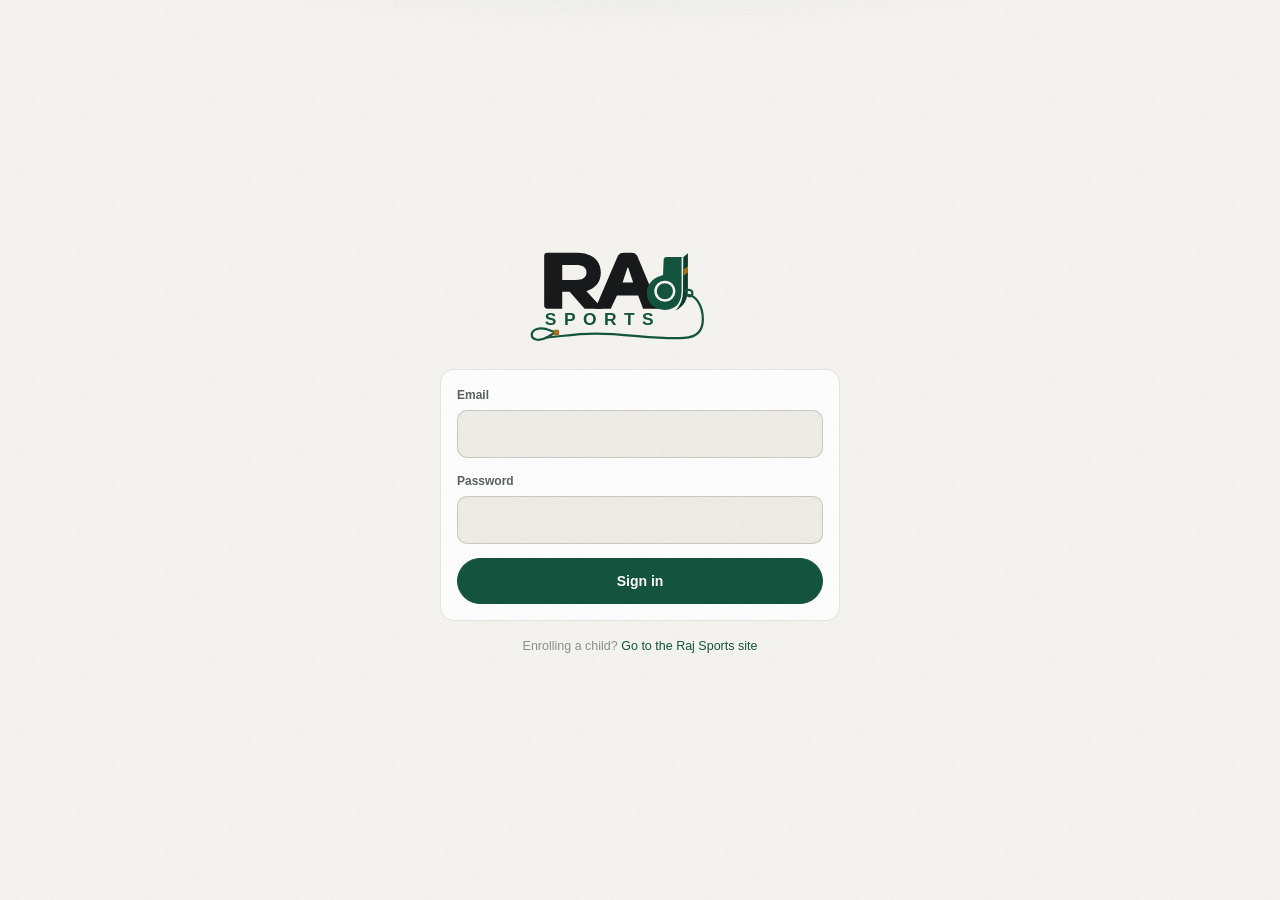
<file: reminders.html>
<!doctype html>
<html lang="en">
<head>
<meta charset="utf-8">
<meta name="viewport" content="width=device-width,initial-scale=1,viewport-fit=cover">
<meta name="theme-color" content="#f6f5f1">
<title>Reminders · Raj Sports</title>
<link rel="icon" href="assets/img/favicon.svg">
<link rel="manifest" href="manifest.webmanifest">
<link rel="apple-touch-icon" href="assets/img/apple-touch-icon.png">
<meta name="apple-mobile-web-app-capable" content="yes">
<meta name="mobile-web-app-capable" content="yes">
<meta name="apple-mobile-web-app-status-bar-style" content="default">
<meta name="apple-mobile-web-app-title" content="Raj Sports">
<link rel="stylesheet" href="assets/css/app.css?v=15">
<style>
  .mode {
    display: flex; gap: 11px; align-items: flex-start;
    padding: 13px 15px; border-radius: var(--r-card); margin: 16px 0 18px;
    background: var(--raised); border: 1px solid var(--hair);
    font-size: 12.5px; line-height: 1.55; color: var(--text-2);
  }
  .mode b { color: var(--text); font-weight: 660; }
  .mode-dot {
    width: 7px; height: 7px; border-radius: 50%; flex: none; margin-top: 6px;
    background: var(--due); box-shadow: 0 0 10px var(--due);
  }
  .mode.is-live .mode-dot { background: var(--volt); box-shadow: 0 0 10px var(--volt); }

  .q-item { border-bottom: 1px solid var(--hair); }
  .q-item:last-child { border-bottom: 0; }
  .q-body { padding: 13px 16px 0; display: flex; align-items: center; gap: 12px; }
  .q-acts { display: flex; gap: 7px; padding: 10px 16px 13px; }
  .q-acts .btn { flex: 1; min-height: 38px; font-size: 13px; }
  /* The send action carries more weight than the two fallbacks. */
  .q-acts .btn-wa { flex: 1.7; }
  .q-done .q-body, .q-done .q-acts { opacity: 0.42; }
  .q-last {
    margin: 9px 16px 0; color: var(--text-3);
    font-size: 12px; font-weight: 620;
  }
  .q-last.is-today { color: var(--text-2); }
  .q-why {
    display: flex; gap: 9px; margin: 11px 16px 0; padding: 10px 12px;
    background: var(--overdue-haze); color: var(--overdue);
    border-radius: var(--r-chip); font-size: 12.5px; font-weight: 560; line-height: 1.5;
  }
  .q-amt { font-size: 16px; font-weight: 680; }
  /* Only shown on touch devices, where the gesture exists at all. */
  .swipe-tip { display: none; font-size: 11.5px; color: var(--text-3); padding: 0 16px 12px; }
  @media (hover: none) and (pointer: coarse) { .swipe-tip { display: block; } }
</style>
</head>
<body>
  <header class="topbar"></header>

  <main class="wrap">
    <div id="mode" class="mode" hidden></div>
    <div class="metrics section" id="metrics"></div>

    <div class="tabs" role="tablist" id="tabs">
      <button role="tab" aria-selected="true"  data-tab="queue">To send</button>
      <button role="tab" aria-selected="false" data-tab="blocked">Needs a call</button>
      <button role="tab" aria-selected="false" data-tab="history">Sent</button>
    </div>

    <div class="card"><div id="body"></div></div>
  </main>

  <nav class="nav"></nav>

<script src="assets/js/cloud.js?v=15"></script>
<script src="assets/js/core.js?v=15"></script>
<script>
(function () {
  if (!App.requireStaff()) return;
  App.shell("reminders", "Reminders");
  RS.track("page_view");

  var body = App.$("#body"), tab = "queue";
  var queue = [], cfg = {}, sent = {};
  var placeInk = App.tabInk(App.$("#tabs"));

  App.skeleton(body, 5);

  Promise.all([RS.reminderQueue(), RS.tenantConfig()]).then(function (r) {
    queue = r[0] || [];
    cfg = Object.assign({ brand: "Raj Sports" }, r[1] || {});
    showMode(cfg);
    render();
  }).catch(function (e) { App.fail(body, e); });

  function showMode(c) {
    var wa = c.whatsapp || {};
    var live = wa.enabled && wa.mode === "auto" && !wa.dryRun;
    var host = App.$("#mode");
    host.hidden = false;
    host.classList.toggle("is-live", !!live);
    host.innerHTML = '<span class="mode-dot"></span><div>' + (live
      ? "<b>Sending automatically.</b> Reminders go out every day at " +
        ((wa.sendHourIST || 15) > 12 ? (wa.sendHourIST - 12) + " PM" : wa.sendHourIST + " AM") +
        ". You can still send any of these by hand."
      : "<b>Sending by hand.</b> Swipe a student right, or tap WhatsApp, to open the message " +
        "already written. Either way it is logged. Automatic sending switches on once the " +
        "Raj Sports WhatsApp Business number is approved.") + "</div>";
  }

  function sendable() { return queue.filter(function (r) { return !r.blocked_reason; }); }
  function blocked()  { return queue.filter(function (r) { return !!r.blocked_reason; }); }
  function pending()  {
    return sendable().filter(function (r) { return !r.already_sent && !sent[r.enrollment_id]; });
  }
  function lastSentAt(r) {
    return sent[r.enrollment_id] || r.last_sent_at || null;
  }
  function sentVerb(r) {
    return r.last_sent_channel === "call" ? "Called" : "Sent";
  }
  function lastSentText(r, done) {
    var at = lastSentAt(r);
    if (!at) return "";
    return (done ? sentVerb(r) : "Last " + sentVerb(r).toLowerCase()) +
      " " + App.relativeTime(at);
  }
  function refreshRelativeLabels() {
    App.$$(".q-item").forEach(function (node) {
      var id = +node.dataset.e;
      var r = queue.filter(function (x) { return x.enrollment_id === id; })[0];
      var label = App.$("[data-last-sent]", node);
      if (r && label) label.textContent = lastSentText(r, r.already_sent || sent[id]);
    });
  }
  var relativeTimer = window.setInterval(refreshRelativeLabels, 60000);
  window.addEventListener("pagehide", function () { window.clearInterval(relativeTimer); });

  function metrics() {
    var s = sendable(), b = blocked(), todo = pending();
    var due = queue.reduce(function (a, r) { return a + (+r.amount || 0); }, 0);
    App.navBadge(todo.length);
    App.$("#metrics").innerHTML = [
      met("To send", todo.length, "right now", todo.length ? "is-due" : "is-paid"),
      met("Needs a call", b.length, "cannot WhatsApp", b.length ? "is-overdue" : ""),
      met("Sent", s.length - todo.length, "today", ""),
      met("At stake", App.money(due), "across " + queue.length + " students", "")
    ].join("");
  }
  function met(k, v, sub, cls) {
    return '<div class="metric ' + cls + '"><div class="eyebrow">' + App.esc(k) + "</div>" +
      '<div class="metric-v">' + App.esc(String(v)) + "</div>" +
      '<div class="metric-s">' + App.esc(sub) + "</div></div>";
  }

  function render() {
    metrics();
    if (tab === "queue")   return renderQueue(sendable(), false);
    if (tab === "blocked") return renderQueue(blocked(), true);
    return renderHistory();
  }

  var WHY = {
    missing_phone:      "No valid 10 digit parent number saved. Add one on the profile.",
    wrong_phone_number: "This number is marked wrong. Correct it, then set WhatsApp back to Active.",
    whatsapp_opted_out: "This parent opted out of WhatsApp. Call them instead.",
    overdue_15_days:    "More than 15 days overdue. Automatic reminders stop here on purpose, so this one needs a call.",
    fee_not_set:        "No fee is set for this student. Set a rate in Setup, or a custom amount on the enrollment."
  };

  function renderQueue(rows, isBlocked) {
    if (!rows.length) {
      return App.empty(body,
        isBlocked ? "Nobody needs a call" : "Nothing to send",
        isBlocked ? "Every parent due today is reachable on WhatsApp."
                  : "No fee is due, overdue, or coming up in the next two days.");
    }
    body.innerHTML =
      (isBlocked ? "" : '<div class="swipe-tip">Swipe a student right to open WhatsApp.</div>') +
      rows.map(item).join("");
    wire(rows);
  }

  function item(r, i) {
    var done = r.already_sent || sent[r.enrollment_id];
    var lastText = lastSentText(r, done);
    var sub = [r.centre, r.batch, r.sport ? App.cap(r.sport) : null].filter(Boolean).join(" · ");
    var late = r.days_since > 0
      ? r.days_since + (r.days_since === 1 ? " day late" : " days late")
      : (r.stage === "due" ? "Due today" : "Due in 2 days");

    var inner =
      '<div class="q-body">' +
        '<div class="avatar">' + App.esc(App.initials(r.member_name)) + "</div>" +
        '<div class="row-main">' +
          '<div class="row-t">' + App.esc(r.member_name) + "</div>" +
          '<div class="row-s">' + App.esc(sub || "Not assigned") + "</div>" +
          /* Which account this parent is being asked to pay. Raj coaches
             at venues he does not own and some of them collect their own
             fees, so the manager should be able to see that at a glance
             rather than reading it back out of the message. */
          (r.upi_id ? '<div class="row-s">Pays to ' + App.esc(r.upi_id) + "</div>" : "") +
        "</div>" +
        '<div class="row-end">' +
          '<div class="q-amt money">' + App.moneyOrDash(r.amount) + "</div>" +
          '<span class="status ' + (r.days_since > 0 ? "status-overdue" : "status-due") + '">' +
            App.esc(late) + "</span>" +
        "</div>" +
      "</div>" +
      (lastText
        ? '<div class="q-last' + (done ? " is-today" : "") + '" data-last-sent>' +
            App.esc(lastText) + "</div>"
        : "") +
      (r.blocked_reason
        ? '<div class="q-why"><span>!</span><span>' + App.esc(WHY[r.blocked_reason] || r.blocked_reason) + "</span></div>"
        : "") +
      '<div class="q-acts">' +
        (r.blocked_reason
          ? (App.telLink(r.phone)
              ? '<a class="btn btn-primary" href="' + App.telLink(r.phone) + '" data-call>Call parent</a>'
              : '<button class="btn" disabled>No number</button>') +
            '<a class="btn" href="student.html?id=' + r.member_id + '">Profile</a>'
          : '<button class="btn btn-wa" data-wa' + (done ? " disabled" : "") + ">" +
              (done ? (sentVerb(r) + " today") : '<svg viewBox="0 0 24 24" fill="currentColor" aria-hidden="true"><path d="M12 2a10 10 0 0 0-8.6 15.1L2 22l5.1-1.3A10 10 0 1 0 12 2Zm5.3 14.1c-.2.6-1.3 1.2-1.8 1.2-.5.1-1 .1-1.7-.1a12 12 0 0 1-5.9-5.1c-.4-.7-.9-1.6-.9-2.4 0-.9.5-1.4.7-1.6.2-.2.4-.3.6-.3h.4c.2 0 .4 0 .6.4l.8 1.9c.1.2 0 .4-.1.5l-.4.5c-.1.1-.3.3-.1.6a8 8 0 0 0 3.6 3.1c.3.1.5.1.6 0l.7-.8c.2-.2.4-.1.6 0l1.8.9c.2.1.4.2.4.3v.9Z"/></svg><span>WhatsApp</span>') + "</button>" +
            (App.telLink(r.phone) ? '<a class="btn" href="' + App.telLink(r.phone) + '" data-call>Call</a>' : "") +
            '<button class="btn" data-pay>Paid</button>') +
      "</div>";

    // Only unblocked rows get the swipe affordance, because a swipe on
    // a row that cannot be sent would promise something that fails.
    if (r.blocked_reason) {
      return '<div class="q-item' + (done ? " q-done" : "") + '" data-e="' + r.enrollment_id + '">' + inner + "</div>";
    }
    return '<div class="q-item swipe' + (done ? " q-done" : "") + '" data-e="' + r.enrollment_id + '">' +
      '<div class="swipe-hint"><svg viewBox="0 0 24 24" fill="none" stroke="currentColor" ' +
        'stroke-width="2" stroke-linecap="round" stroke-linejoin="round">' +
        '<path d="M20.5 11.4a8 8 0 0 1-8.6 8 8 8 0 0 1-3.8-1L3.5 20l1.1-4.6a8 8 0 1 1 15.9-4Z"/></svg>' +
        "<span>Open WhatsApp</span></div>" +
      '<div class="swipe-face">' + inner + "</div></div>";
  }

  function wire(rows) {
    App.$$(".q-item").forEach(function (node) {
      var id = +node.dataset.e;
      var r = rows.filter(function (x) { return x.enrollment_id === id; })[0];
      if (!r) return;

      var wa = App.$("[data-wa]", node);
      if (wa) wa.addEventListener("click", function () { send(r, node); });
      if (!r.blocked_reason) {
        App.swipeRow(node, function () {
          if (r.already_sent || sent[r.enrollment_id]) return;
          send(r, node);
        });
      }

      var call = App.$("[data-call]", node);
      if (call) call.addEventListener("click", function () {
        RS.logManualReminder({
          enrollment: r.enrollment_id, stage: r.stage, amount: r.amount,
          phone: r.phone, channel: "call", body: "Called parent"
        }).catch(function () {});
      });

      var pay = App.$("[data-pay]", node);
      if (pay) pay.addEventListener("click", function () { recordPayment(r); });
    });
  }

  /* Open WhatsApp with the message already written, and log it in the
     same gesture. Logged as "sent by staff", never as "delivered":
     only Meta can tell us a message actually landed. */
  function send(r, node) {
    var text = App.reminderText(r, cfg);
    var link = App.waLink(r.phone, text);
    if (!link) { App.toast("No valid WhatsApp number for this parent.", "bad"); return; }
    var popup = window.open("about:blank", "_blank");
    if (!popup) {
      App.toast("Allow popups so the app can open WhatsApp.", "bad");
      return;
    }
    popup.opener = null;
    var btn = App.$("[data-wa]", node);
    var btnHtml = btn ? btn.innerHTML : "";
    if (btn) { btn.disabled = true; btn.textContent = "Checking…"; }

    RS.logManualReminder({
      enrollment: r.enrollment_id, stage: r.stage, amount: r.amount,
      phone: r.phone, body: text, channel: "whatsapp"
    }).then(function () {
      var now = new Date().toISOString();
      sent[r.enrollment_id] = now;
      r.already_sent = true;
      r.last_sent_at = now;
      r.last_sent_channel = "whatsapp";
      if (btn) { btn.disabled = true; btn.textContent = "Sent today"; }
      var last = App.$("[data-last-sent]", node);
      if (!last) {
        last = App.el('<div class="q-last is-today" data-last-sent></div>');
        node.querySelector(".q-body").insertAdjacentElement("afterend", last);
      }
      last.textContent = "Sent just now";
      node.classList.add("q-done");
      metrics();
      App.toast("Logged for " + r.member_name, "good");
      popup.location.replace(link);
    }).catch(function (e) {
      popup.close();
      RS.reminderQueue().then(function (fresh) {
        var latest = (fresh || []).filter(function (x) {
          return x.enrollment_id === r.enrollment_id;
        })[0];
        if (latest && latest.already_sent) {
          queue = fresh;
          render();
          App.toast("Already sent today. The duplicate was stopped.", "good");
          return;
        }
        if (btn) {
          btn.disabled = false;
          btn.innerHTML = btnHtml;
        }
        App.toast(e.message || "Could not log this reminder.", "bad");
      }).catch(function () {
        if (btn) { btn.disabled = false; btn.innerHTML = btnHtml; }
        App.toast(e.message || "Could not log this reminder.", "bad");
      });
    });
  }

  function recordPayment(r) {
    App.sheet({
      title: "Payment from " + r.member_name,
      html:
        '<div class="field"><label>Amount</label>' +
          '<input class="input" id="amt" type="number" inputmode="numeric" value="' +
            (r.amount != null ? Math.round(r.amount) : "") + '"></div>' +
        '<div class="field"><label>Months paid for</label><div class="chips" id="mon">' +
          [1, 3, 6, 12].map(function (n) {
            return '<button class="chip" type="button" data-m="' + n + '" aria-pressed="' +
              (n === (r.months || 1)) + '">' + n + (n === 1 ? " month" : " months") + "</button>";
          }).join("") + "</div></div>" +
        '<div class="field"><label>Mode</label><div class="chips" id="mode2">' +
          ["UPI", "Cash", "Bank"].map(function (x, i) {
            return '<button class="chip" type="button" data-v="' + x + '" aria-pressed="' +
              (i === 0) + '">' + x + "</button>"; }).join("") + "</div></div>" +
        '<div class="field"><label>Reference <span class="hint">optional</span></label>' +
          '<input class="input" id="ref" placeholder="UTR or cheque number"></div>' +
        '<button class="btn btn-primary btn-block" id="save">Save payment</button>' +
        '<p class="small muted mt-1">The renewal date moves forward from today, so paying late ' +
        'never leaves the student still showing as overdue.</p>',
      onMount: function (el) {
        pickOne(el, "#mon", function (v) {
          RS.feeFor(r.enrollment_id, +v).then(function (f) {
            if (f && f.amount != null) App.$("#amt", el).value = Math.round(f.amount);
          }).catch(function () {});
        });
        pickOne(el, "#mode2");

        App.$("#save", el).addEventListener("click", function () {
          var btn = this, amt = Number(App.$("#amt", el).value);
          if (!amt || amt <= 0) { App.toast("Enter an amount.", "bad"); return; }
          btn.disabled = true; btn.textContent = "Saving…";
          RS.recordPayment({
            enrollment: r.enrollment_id, amount: amt,
            months: +chosen(el, "#mon", "m"),
            mode: chosen(el, "#mode2", "v"),
            ref: App.$("#ref", el).value.trim() || null,
            kind: "renewal"
          }).then(function () {
            App.closeSheet();
            App.toast(r.member_name + " marked paid", "good");
            return RS.reminderQueue();
          }).then(function (q) { queue = q || []; render(); })
            .catch(function (e) {
              btn.disabled = false; btn.textContent = "Save payment";
              App.toast(e.message || "Could not save.", "bad");
            });
        });
      }
    });
  }

  function pickOne(el, sel, after) {
    App.$$(sel + " .chip", el).forEach(function (c) {
      c.addEventListener("click", function () {
        App.$$(sel + " .chip", el).forEach(function (x) { x.setAttribute("aria-pressed", "false"); });
        c.setAttribute("aria-pressed", "true");
        if (after) after(c.dataset.m || c.dataset.v);
      });
    });
  }
  function chosen(el, sel, attr) {
    var on = App.$(sel + ' .chip[aria-pressed="true"]', el);
    return on ? on.dataset[attr] : null;
  }

  function renderHistory() {
    App.skeleton(body, 4);
    RS.reminderHistory(80).then(function (rows) {
      if (!rows || !rows.length) {
        return App.empty(body, "No reminders yet",
          "Anything you send, by hand or automatically, shows up here.");
      }
      var byId = {};
      queue.forEach(function (q) { byId[q.member_id] = q.member_name; });
      body.innerHTML = '<div class="list">' + rows.map(function (r, i) {
        var s = look(r.status);
        return '<div class="row row-in" style="animation-delay:' + Math.min(i * 30, 260) + 'ms">' +
          '<div class="row-main"><div class="row-t">' +
            App.esc(byId[r.member_id] || ("Student #" + (r.member_id || "?"))) + "</div>" +
          '<div class="row-s">' + App.esc([App.relativeTime(r.created_at) || App.longDate(r.ist_date),
            r.channel === "call" ? "Phone call" : (r.sent_by === "manual" ? "By staff" : "Automatic"),
            r.amount ? App.money(r.amount) : null].filter(Boolean).join(" · ")) + "</div></div>" +
          '<div class="row-end"><span class="status ' + s.cls + '">' + App.esc(s.label) + "</span></div></div>";
      }).join("") + "</div>";
    }).catch(function (e) { App.fail(body, e); });
  }

  function look(s) {
    if (s === "read")      return { label: "Read", cls: "status-paid" };
    if (s === "delivered") return { label: "Delivered", cls: "status-paid" };
    if (s === "resolved")  return { label: "Paid", cls: "status-paid" };
    if (s === "called")    return { label: "Called", cls: "status-muted" };
    if (s === "manual_sent" || s === "sent" || s === "accepted") return { label: "Sent", cls: "status-due" };
    if (s === "failed")    return { label: "Failed", cls: "status-overdue" };
    if (s === "retry_scheduled") return { label: "Retrying", cls: "status-due" };
    if (s === "manual_followup") return { label: "Needs a call", cls: "status-overdue" };
    return { label: App.cap(String(s || "").replace(/_/g, " ")), cls: "status-muted" };
  }

  App.$$("#tabs button").forEach(function (b) {
    b.addEventListener("click", function () {
      App.$$("#tabs button").forEach(function (x) { x.setAttribute("aria-selected", "false"); });
      b.setAttribute("aria-selected", "true");
      placeInk();
      tab = b.dataset.tab;
      render();
    });
  });
})();
</script>
</body>
</html>
</file>
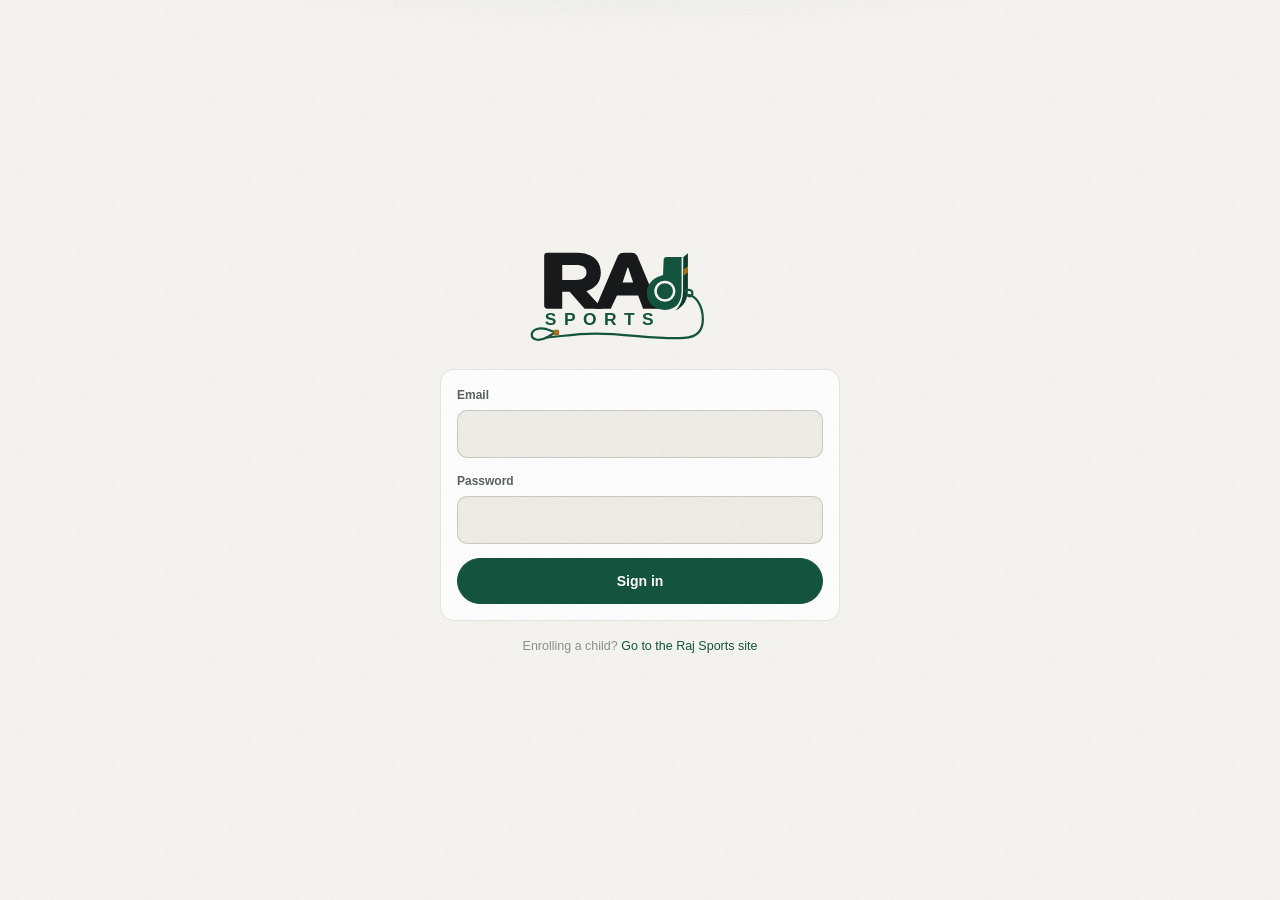
<file: setup.html>
<!doctype html>
<html lang="en">
<head>
<meta charset="utf-8">
<meta name="viewport" content="width=device-width,initial-scale=1,viewport-fit=cover">
<meta name="theme-color" content="#f6f5f1">
<title>Setup · Raj Sports</title>
<link rel="icon" href="assets/img/favicon.svg">
<link rel="manifest" href="manifest.webmanifest">
<link rel="apple-touch-icon" href="assets/img/apple-touch-icon.png">
<meta name="apple-mobile-web-app-capable" content="yes">
<meta name="mobile-web-app-capable" content="yes">
<meta name="apple-mobile-web-app-status-bar-style" content="default">
<meta name="apple-mobile-web-app-title" content="Raj Sports">
<link rel="stylesheet" href="assets/css/app.css?v=15">
<style>
  body.setup-page { padding-bottom: max(24px, env(safe-area-inset-bottom, 0px)); }
  .setup-wrap { max-width: 760px; }
  .setup-back {
    display: inline-flex; align-items: center; min-height: 42px; margin: 13px 0 18px;
    color: var(--volt); font-size: 13px; font-weight: 650;
  }
  .setup-hero { margin: 0 0 30px; }
  .setup-hero h1 { font-size: clamp(29px, 8vw, 42px); letter-spacing: -0.04em; }
  .setup-hero p { max-width: 560px; margin-top: 10px; color: var(--text-2); font-size: 16px; line-height: 1.55; }
  .setup-group { margin: 0 0 28px; }
  .setup-group h2 { margin: 0 0 11px; font-size: 17px; }
  .setup-menu { background: var(--surface); border: 1px solid var(--hair); border-radius: var(--r-card); overflow: hidden; }
  .setup-link {
    display: grid; grid-template-columns: 36px minmax(0,1fr) auto 14px;
    gap: 11px; align-items: center; min-height: 86px; padding: 14px 15px;
    border-bottom: 1px solid var(--hair);
    transition: background-color 160ms var(--ease), transform 140ms var(--spring);
  }
  .setup-link:last-child { border-bottom: 0; }
  .setup-link:active { background: var(--volt-haze); transform: scale(.993); }
  .setup-icon { width: 30px; height: 30px; color: var(--volt); }
  .setup-icon svg { width: 100%; height: 100%; fill: none; stroke: currentColor; stroke-width: 1.6; stroke-linecap: round; stroke-linejoin: round; }
  .setup-link-title { display: block; font-size: 14px; font-weight: 660; line-height: 1.25; }
  .setup-link-sub { display: block; margin-top: 3px; color: var(--text-3); font-size: 11.5px; line-height: 1.35; }
  .setup-link-state { color: var(--text-2); font-size: 11.5px; text-align: right; white-space: nowrap; }
  .setup-chevron { color: var(--volt); font-size: 24px; line-height: 1; }
  .setup-foot { color: var(--text-3); font-size: 12px; margin: -5px 2px 30px; }
  .setup-section-head { margin: 13px 0 20px; }
  .setup-section-back { display: inline-flex; min-height: 40px; align-items: center; color: var(--volt); font-size: 13px; font-weight: 650; }
  .setup-section-head h1 { margin-top: 9px; font-size: 27px; }
  .setup-section-head p { margin: 7px 0 0; color: var(--text-2); font-size: 13px; line-height: 1.5; }
  .note {
    padding: 13px 15px; border-radius: var(--r-card); margin-bottom: 16px;
    background: var(--raised); border: 1px solid var(--hair);
    color: var(--text-2); font-size: 12.5px; line-height: 1.6;
  }
  .note b { color: var(--text); font-weight: 640; }
  .scope { font-size: 11.5px; color: var(--text-3); }
  .amt { font-weight: 700; font-variant-numeric: tabular-nums; font-size: 15px; }
  .grp {
    display: flex; align-items: center; gap: 9px;
    padding: 12px 16px 9px; background: var(--sunken);
    border-bottom: 1px solid var(--hair);
  }
  .grp > span:first-child { flex: 1; }
  @media (max-width: 430px) {
    .setup-link { grid-template-columns: 32px minmax(0,1fr) 12px; min-height: 91px; padding: 13px; }
    .setup-link-state { grid-column: 2; text-align: left; margin-top: -7px; }
    .setup-chevron { grid-column: 3; grid-row: 1 / span 2; }
  }
</style>
</head>
<body class="setup-page">
  <header class="topbar"></header>

  <main class="wrap setup-wrap">
    <div id="setupHead"></div>
    <div id="view"></div>
  </main>

<script src="assets/js/cloud.js?v=15"></script>
<script src="assets/js/core.js?v=15"></script>
<script>
(function () {
  if (!App.requireStaff()) return;
  App.shell("setup", "Setup");
  RS.track("page_view");

  var view = App.$("#view"), head = App.$("#setupHead"), ref = null;
  var TABS = ["home", "fees", "centres", "sports", "staff", "whatsapp", "activity"];
  var tab = (location.hash || "#home").slice(1);
  if (TABS.indexOf(tab) < 0) tab = "home";

  App.skeleton(view, 4);
  RS.reference().then(function (r) { ref = r; render(); })
                .catch(function (e) { App.fail(view, e); });

  window.addEventListener("hashchange", function () {
    tab = (location.hash || "#home").slice(1);
    if (TABS.indexOf(tab) < 0) tab = "home";
    render();
  });
  function render() {
    if (tab === "home")     return renderHome();
    var info = {
      fees: ["Fees & plans", "Set default rates, exceptions and longer plans."],
      centres: ["Centres, batches & coaches", "Manage venues, class times and who teaches."],
      sports: ["Sports offered", "Choose the sports students can join."],
      staff: ["Attendance staff", "Who takes the register, and at which centres."],
      whatsapp: ["WhatsApp reminders", "Review the sending mode and parent message setup."],
      activity: ["Activity log", "Review recent setup changes."]
    }[tab];
    sectionHead(info[0], info[1]);
    if (tab === "fees")     return renderFees();
    if (tab === "centres")  return renderCentres();
    if (tab === "sports")   return renderSports();
    if (tab === "staff")    return renderStaff();
    if (tab === "activity") return renderActivity();
    return renderWhatsapp();
  }
  function sectionHead(title, sub) {
    head.innerHTML = '<div class="setup-section-head">' +
      '<a class="setup-section-back" href="#home">‹ Setup home</a>' +
      '<h1>' + App.esc(title) + '</h1><p>' + App.esc(sub) + '</p></div>';
  }
  function icon(kind) {
    var paths = {
      centres: '<path d="M4 20V9l8-6 8 6v11M8 20v-6h8v6M2 20h20"/>',
      sports: '<path d="M8 4h8v4a4 4 0 0 1-8 0V4Z"/><path d="M8 6H4v2a4 4 0 0 0 4 4M16 6h4v2a4 4 0 0 1-4 4M12 12v5M8 21h8M9 17h6"/>',
      fees: '<path d="M4 7h11a4 4 0 0 1 0 8H4M4 11h14M4 15h6m0 0 6 6"/>',
      whatsapp: '<path d="M20 11a8 8 0 0 1-12 7l-4 1 1-4a8 8 0 1 1 15-4Z"/><path d="M9 8c1 3 2 4 5 5"/>',
      activity: '<path d="M7 4h10v17H7zM9 2h6v4H9zM10 10h5M10 14h5M10 18h4"/>',
      staff: '<path d="M16 21v-2a4 4 0 0 0-4-4H6a4 4 0 0 0-4 4v2"/><circle cx="9" cy="7" r="4"/><path d="M22 21v-2a4 4 0 0 0-3-3.9"/><path d="M16 3.1a4 4 0 0 1 0 7.8"/>'
    };
    return '<span class="setup-icon"><svg viewBox="0 0 24 24" aria-hidden="true">' + paths[kind] + '</svg></span>';
  }
  function menuRow(hash, kind, title, sub, state) {
    return '<a class="setup-link" href="#' + hash + '">' + icon(kind) +
      '<span><span class="setup-link-title">' + App.esc(title) + '</span>' +
      '<span class="setup-link-sub">' + App.esc(sub) + '</span></span>' +
      '<span class="setup-link-state">' + App.esc(state || "") + '</span>' +
      '<span class="setup-chevron">›</span></a>';
  }
  function renderHome() {
    head.innerHTML = '<a class="setup-back" href="today.html">‹ Back to app</a>' +
      '<div class="setup-hero"><h1>Set up Raj Sports</h1>' +
      '<p>Manage the details that change how fees, classes and reminders work.</p></div>';
    view.innerHTML = '<div class="setup-group"><h2>Coaching setup</h2><div class="setup-menu" id="coachMenu"></div></div>' +
      '<div class="setup-group"><h2>Communication & account</h2><div class="setup-menu" id="accountMenu"></div></div>' +
      '<div class="setup-foot">Changes here affect the whole academy.</div>';
    var centres = ref.centres.filter(function (x) { return x.active !== false; }).length;
    var batches = ref.batches.filter(function (x) { return x.active !== false; }).length;
    var sports = ref.sports.filter(function (x) { return x.active !== false; }).length;
    App.$("#coachMenu").innerHTML =
      menuRow("centres", "centres", "Centres, batches & coaches", "Venues, class times and who teaches",
        centres + " centres · " + batches + " batches") +
      menuRow("sports", "sports", "Sports offered", "The sports students can join", sports + " active") +
      menuRow("staff", "staff", "Attendance staff", "Who takes the register, and where", "Loading") +
      menuRow("fees", "fees", "Fees & plans", "Default rates, exceptions and longer plans", "Loading");
    App.$("#accountMenu").innerHTML =
      menuRow("whatsapp", "whatsapp", "WhatsApp reminders", "Sending mode and parent message setup", "Loading") +
      menuRow("activity", "activity", "Activity log", "Review recent setup changes", "");
    Promise.all([RS.feeRules(), RS.tenantConfig(), RS.staffScopes()]).then(function (r) {
      var fee = App.$('a[href="#fees"] .setup-link-state');
      var wa = App.$('a[href="#whatsapp"] .setup-link-state');
      var st = App.$('a[href="#staff"] .setup-link-state');
      if (fee) fee.textContent = (r[0] || []).filter(function (x) { return x.active !== false; }).length + " rates";
      var w = (r[1] || {}).whatsapp || {};
      if (wa) wa.textContent = w.mode === "auto" ? "Automatic" : "Manual";
      if (st) {
        var n = (r[2] || []).filter(function (x) { return x.active !== false; }).length;
        st.textContent = n ? n + (n === 1 ? " person" : " people") : "None yet";
      }
    }).catch(function () {});
  }
  function refresh(after) {
    return RS.reference(true).then(function (r) { ref = r; if (after) after(); });
  }

  /* ============================================================
     FEES
     ============================================================ */
  function renderFees() {
    App.skeleton(view, 4);
    RS.feeRules().then(function (rules) {
      view.innerHTML =
        '<div class="note reveal">Set one rate and it covers everyone. Add a more specific rate ' +
        'only where reality differs: a rate for a sport beats the overall default, a rate for a ' +
        'centre and sport together beats that, and a fee typed on a single student beats them all. ' +
        '<b>Every reminder quotes whichever one wins.</b></div>' +
        '<div class="card reveal"><div class="card-hd"><h2>Rates</h2>' +
          '<button class="btn btn-sm btn-primary" id="addRule">＋ Rate</button></div>' +
          '<div id="rules"></div></div>';
      App.$("#addRule").addEventListener("click", function () { feeSheet(null); });

      var host = App.$("#rules");
      if (!rules.length) {
        host.innerHTML = '<div class="empty"><div class="empty-t">No rates set yet</div>' +
          '<div class="small">Start with one monthly fee for everyone, then add exceptions.</div>' +
          '<button class="btn btn-primary mt-2" id="first">Set the default fee</button></div>';
        App.$("#first").addEventListener("click", function () { feeSheet(null); });
        return;
      }
      // Listed most specific first: the order the engine resolves in.
      var rank = function (r) {
        return r.member_id ? 50 : r.batch_id ? 45 : (r.centre_id && r.sport) ? 40
             : r.sport ? 30 : r.centre_id ? 20 : 10;
      };
      rules.sort(function (a, b) { return rank(b) - rank(a); });

      host.innerHTML = '<div class="list">' + rules.map(function (r, i) {
        return '<div class="row row-in" style="animation-delay:' + (i * 32) + 'ms" data-r="' + r.id + '">' +
          '<div class="row-main"><div class="row-t">' + App.esc(r.label || scopeName(r)) + "</div>" +
          '<div class="scope">' + App.esc(scopeName(r)) +
            (r.admission_fee > 0 ? " · joining " + App.money(r.admission_fee) : "") +
            (r.active ? "" : " · off") + "</div></div>" +
          '<div class="row-end"><div class="amt">' + App.money(r.monthly_amount) +
            '<span class="small muted">/mo</span></div></div></div>';
      }).join("") + "</div>";

      App.$$("[data-r]", host).forEach(function (n) {
        n.addEventListener("click", function () {
          feeSheet(rules.filter(function (x) { return x.id === +n.dataset.r; })[0]);
        });
      });
    }).catch(function (e) { App.fail(view, e); });
  }

  function scopeName(r) {
    var bits = [];
    if (r.centre_id) bits.push((ref.centreById[r.centre_id] || {}).short_name || "Centre");
    if (r.sport)     bits.push(App.cap(r.sport));
    if (r.batch_id)  bits.push((ref.batchById[r.batch_id] || {}).name || "Batch");
    if (r.member_id) bits.push("one student");
    return bits.length ? bits.join(" · ") : "Everyone";
  }

  function feeSheet(r) {
    App.sheet({
      title: r ? "Edit rate" : "New rate",
      html:
        '<div class="field"><label>Name <span class="hint">optional</span></label>' +
          '<input class="input" id="lb" value="' + App.esc(r ? (r.label || "") : "") +
          '" placeholder="Basketball at BTV"></div>' +
        '<div class="field"><label>Applies to</label><div class="grid-2">' +
          '<select class="select" id="ce" style="margin-bottom:8px"><option value="">All centres</option>' +
            ref.centres.map(function (c) { return '<option value="' + c.id + '"' +
              (r && r.centre_id === c.id ? " selected" : "") + ">" +
              App.esc(c.short_name || c.name) + "</option>"; }).join("") + "</select>" +
          '<select class="select" id="sp" style="margin-bottom:8px"><option value="">All sports</option>' +
            ref.sports.map(function (s) { return '<option value="' + App.esc(s.code) + '"' +
              (r && r.sport === s.code ? " selected" : "") + ">" + App.esc(s.name) + "</option>"; }).join("") +
        "</select></div>" +
        '<div class="hint">Leave both on “All” for the rate everyone falls back to.</div></div>' +
        '<div class="grid-2">' +
          '<div class="field"><label>Monthly fee</label><input class="input" id="am" type="number" ' +
            'inputmode="numeric" value="' + App.esc(r ? r.monthly_amount : "") + '"></div>' +
          '<div class="field"><label>Joining fee <span class="hint">one time</span></label>' +
            '<input class="input" id="ad" type="number" inputmode="numeric" value="' +
            App.esc(r ? (r.admission_fee || 0) : 0) + '"></div>' +
        "</div>" +
        '<div class="field"><label>Discounted longer plans <span class="hint">optional</span></label>' +
          '<div class="grid-2">' +
            '<input class="input" id="p3" type="number" inputmode="numeric" style="margin-bottom:8px" ' +
              'placeholder="3 month total" value="' + App.esc(planVal(r, 3)) + '">' +
            '<input class="input" id="p6" type="number" inputmode="numeric" style="margin-bottom:8px" ' +
              'placeholder="6 month total" value="' + App.esc(planVal(r, 6)) + '">' +
          "</div><div class=\"hint\">Blank means the monthly fee times the number of months.</div></div>" +
        (r ? '<label class="small" style="display:flex;gap:9px;align-items:center;margin-bottom:14px">' +
             '<input type="checkbox" id="ac"' + (r.active ? " checked" : "") + "> Active</label>" : "") +
        '<button class="btn btn-primary btn-block" id="save">Save rate</button>' +
        (r ? '<button class="btn btn-block mt-1" id="del" style="color:var(--overdue)">Delete</button>' : ""),
      onMount: function (el) {
        App.$("#save", el).addEventListener("click", function () {
          var btn = this, amt = Number(App.$("#am", el).value);
          if (!amt || amt <= 0) { App.toast("Enter a monthly fee.", "bad"); return; }
          var plans = {};
          if (App.$("#p3", el).value) plans["3"] = Number(App.$("#p3", el).value);
          if (App.$("#p6", el).value) plans["6"] = Number(App.$("#p6", el).value);
          btn.disabled = true; btn.textContent = "Saving…";
          RS.saveFeeRule(r && r.id, {
            label: App.$("#lb", el).value.trim() || null,
            centre_id: App.$("#ce", el).value ? +App.$("#ce", el).value : null,
            sport: App.$("#sp", el).value || null,
            monthly_amount: amt,
            admission_fee: Number(App.$("#ad", el).value) || 0,
            plan_amounts: plans,
            active: r ? App.$("#ac", el).checked : true
          }).then(function () { App.closeSheet(); App.toast("Rate saved", "good"); renderFees(); })
            .catch(function (e) { btn.disabled = false; btn.textContent = "Save rate"; App.toast(e.message, "bad"); });
        });
        var d = App.$("#del", el);
        if (d) d.addEventListener("click", function () {
          App.confirm({ title: "Delete this rate?",
            body: "Students on it fall back to the next matching rate.",
            confirm: "Delete", danger: true }).then(function (yes) {
            if (!yes) return;
            RS.deleteFeeRule(r.id).then(function () {
              App.closeSheet(); App.toast("Deleted"); renderFees();
            }).catch(function (e) { App.toast(e.message, "bad"); });
          });
        });
      }
    });
  }
  function planVal(r, n) {
    if (!r || !r.plan_amounts) return "";
    return r.plan_amounts[String(n)] != null ? r.plan_amounts[String(n)] : "";
  }

  /* ============================================================
     CENTRES, BATCHES AND COACHES
     ============================================================ */
  function renderCentres() {
    view.innerHTML =
      '<div class="note reveal">Add a venue, add a batch, or move a batch time. A centre or batch ' +
      'that already has students can be <b>closed but never deleted</b>, so past fees always still ' +
      'add up.</div>' +
      '<div class="card reveal"><div class="card-hd"><h2>Centres and batches</h2>' +
      '<button class="btn btn-sm btn-primary" id="addC">＋ Centre</button></div><div id="cs"></div></div>' +
      '<div class="card section reveal"><div class="card-hd"><h2>Coaches</h2>' +
      '<button class="btn btn-sm" id="addCo">＋ Coach</button></div><div id="co"></div></div>';

    App.$("#addC").addEventListener("click", function () { centreSheet(null); });
    App.$("#addCo").addEventListener("click", function () { coachSheet(null); });

    var host = App.$("#cs");
    var live = ref.centres.filter(function (c) { return c.active; });
    if (!live.length) {
      App.empty(host, "No centres yet", "Add the first venue you coach at.");
    } else {
      host.innerHTML = live.map(function (c) {
        var bs = ref.batches.filter(function (b) { return b.centre_id === c.id && b.active; });
        return '<div class="grp"><span class="eyebrow">' + App.esc(c.short_name || c.name) + "</span>" +
            '<button class="btn btn-sm" data-ec="' + c.id + '">Edit</button>' +
            '<button class="btn btn-sm" data-ab="' + c.id + '">＋ Batch</button></div>' +
          '<div class="list">' + (bs.length ? bs.map(function (b) {
            var coach = ref.coaches.filter(function (x) { return x.id === b.coach_id; })[0];
            return '<div class="row"><div class="row-main"><div class="row-t">' + App.esc(b.name) +
              (b.sport ? '  <span class="pill">' + App.esc(App.cap(b.sport)) + "</span>" : "") + "</div>" +
              '<div class="row-s">' + App.esc(App.days(b.days) + " · " + App.timeOf(b.start_time) +
                " to " + App.timeOf(b.end_time) + (coach ? " · " + coach.name : "")) + "</div></div>" +
              '<div class="row-end btn-row" style="flex-wrap:nowrap">' +
                '<button class="btn btn-sm" data-tb="' + b.id + '">Timing</button>' +
                '<button class="btn btn-sm" data-eb="' + b.id + '">Edit</button></div></div>';
          }).join("") : '<div class="row"><span class="muted small">No batches yet</span></div>') + "</div>";
      }).join("");

      App.$$("[data-ec]", host).forEach(function (b) { b.addEventListener("click", function () {
        centreSheet(ref.centreById[+b.dataset.ec]); }); });
      App.$$("[data-ab]", host).forEach(function (b) { b.addEventListener("click", function () {
        batchSheet(null, +b.dataset.ab); }); });
      App.$$("[data-eb]", host).forEach(function (b) { b.addEventListener("click", function () {
        var bt = ref.batchById[+b.dataset.eb]; batchSheet(bt, bt.centre_id); }); });
      App.$$("[data-tb]", host).forEach(function (b) { b.addEventListener("click", function () {
        timingSheet(ref.batchById[+b.dataset.tb]); }); });
    }

    var ch = App.$("#co");
    if (!ref.coaches.length) {
      App.empty(ch, "No coaches yet", "Add one to assign them to a batch.");
    } else {
      ch.innerHTML = '<div class="list">' + ref.coaches.map(function (c) {
        return '<div class="row" data-c="' + c.id + '">' +
          '<div class="avatar">' + App.esc(App.initials(c.name)) + "</div>" +
          '<div class="row-main"><div class="row-t">' + App.esc(c.name) + "</div>" +
          '<div class="row-s">' + App.esc(App.cap(c.role) +
            (c.phone ? " · " + App.phone10(c.phone) : "")) + "</div></div></div>";
      }).join("") + "</div>";
      App.$$("[data-c]", ch).forEach(function (n) {
        n.addEventListener("click", function () {
          coachSheet(ref.coaches.filter(function (c) { return c.id === +n.dataset.c; })[0]);
        });
      });
    }
  }

  /* ---------------- collection accounts ----------------
     Raj coaches at venues he does not own, and several of them want the
     parents' money in THEIR account. So "where does this fee get paid"
     is a per-centre and sometimes per-batch fact.

     The resolver lives in Postgres (resolve_upi), same as the fee chain,
     so the id a parent is asked to pay and the one shown here cannot
     drift apart. These fields only ever set one level; the fallback line
     underneath states what happens when they are left blank. */
  var UPI_RE = /^[a-zA-Z0-9._%+-]{2,64}@[a-zA-Z][a-zA-Z0-9.-]{1,32}$/;

  function upiFields(row, whatBlankMeans) {
    return '<div class="field"><label>UPI id for fees ' +
        '<span class="hint">' + App.esc(whatBlankMeans) + '</span></label>' +
        '<input class="input" id="upi" inputmode="email" autocapitalize="off" ' +
        'spellcheck="false" placeholder="name@bank" value="' +
        App.esc((row && row.upi_id) || "") + '"></div>' +
      '<div class="field"><label>Payee name <span class="hint">what the parent sees in their UPI app</span></label>' +
        '<input class="input" id="upin" value="' + App.esc((row && row.upi_name) || "") + '"></div>' +
      '<p class="small muted" id="upiFallback" style="margin:-6px 0 14px"></p>';
  }

  /* Say where the number would come from if this box stays empty, in the
     same words the Fees screen uses for a rate. */
  function upiFallback(el, centreId, batchId) {
    var host = App.$("#upiFallback", el);
    if (!host) return;
    RS.resolveUpi(centreId || null, batchId || null).then(function (u) {
      host.textContent = !u || !u.vpa
        ? "Left blank, no account is quoted and reminders go out without a payment line."
        : "Left blank, parents are asked to pay " + u.vpa +
          (u.source === "academy" ? " (the academy account)" : " (from the centre)") + ".";
    }).catch(function () { host.textContent = ""; });
  }

  function readUpi(el) {
    var v = App.$("#upi", el).value.trim();
    if (v && !UPI_RE.test(v)) return { error: "That does not look like a UPI id. It should read like name@bank." };
    return { upi: v || null, name: App.$("#upin", el).value.trim() || null };
  }

  function saveUpi(kind, id, u) {
    return RS.setCollectionAccount(kind, id, u.upi, u.name);
  }

  function centreSheet(c) {
    App.sheet({
      title: c ? "Edit centre" : "New centre",
      html:
        '<div class="field"><label>Full name</label><input class="input" id="n" value="' +
          App.esc(c ? c.name : "") + '" placeholder="Delhi Public School Miyapur"></div>' +
        '<div class="field"><label>Short name <span class="hint">shown all over the app</span></label>' +
          '<input class="input" id="s" value="' + App.esc(c ? (c.short_name || "") : "") +
          '" placeholder="DPS Miyapur"></div>' +
        '<div class="field"><label>Address <span class="hint">optional</span></label>' +
          '<input class="input" id="a" value="' + App.esc(c ? (c.address || "") : "") + '"></div>' +
        upiFields(c, "leave blank to use the academy account") +
        (c ? '<label class="small" style="display:flex;gap:9px;align-items:center;margin-bottom:14px">' +
             '<input type="checkbox" id="ac"' + (c.active ? " checked" : "") +
             '> Open <span class="muted">unticking hides it without losing history</span></label>' : "") +
        '<button class="btn btn-primary btn-block" id="save">Save centre</button>',
      onMount: function (el) {
        upiFallback(el, null, null);
        App.$("#save", el).addEventListener("click", function () {
          var btn = this, name = App.$("#n", el).value.trim();
          if (!name) { App.toast("Enter a name.", "bad"); return; }
          var u = readUpi(el);
          if (u.error) { App.toast(u.error, "bad"); return; }
          btn.disabled = true; btn.textContent = "Saving…";
          var ok = function () { App.closeSheet(); App.toast("Saved", "good"); refresh(renderCentres); };
          var no = function (e) { btn.disabled = false; btn.textContent = "Save centre";
                                  App.toast(e.message || "Could not save.", "bad"); };
          if (c) {
            RS.saveCentre(c.id, { name: name, short_name: App.$("#s", el).value.trim() || name,
              address: App.$("#a", el).value.trim() || null,
              active: App.$("#ac", el).checked })
              .then(function () { return saveUpi("centre", c.id, u); })
              .then(ok).catch(no);
          } else {
            RS.addCentre({ name: name, short_name: App.$("#s", el).value.trim() || null,
              address: App.$("#a", el).value.trim() || null })
              .then(function (r) {
                var id = r && (r.id || (r[0] && r[0].id));
                return u.upi || u.name ? saveUpi("centre", id, u) : r;
              })
              .then(ok).catch(no);
          }
        });
      }
    });
  }

  function dayChips(sel) {
    return '<div class="chips" id="days">' + [1,2,3,4,5,6,7].map(function (d) {
      return '<button class="chip" type="button" data-d="' + d + '" aria-pressed="' +
        (sel.indexOf(d) >= 0) + '">' + ["","Mon","Tue","Wed","Thu","Fri","Sat","Sun"][d] + "</button>";
    }).join("") + "</div>";
  }
  function readDays(el) {
    return App.$$("#days .chip", el).filter(function (c) {
      return c.getAttribute("aria-pressed") === "true"; }).map(function (c) { return +c.dataset.d; });
  }
  function wireDays(el) {
    App.$$("#days .chip", el).forEach(function (c) {
      c.addEventListener("click", function () {
        c.setAttribute("aria-pressed", String(c.getAttribute("aria-pressed") !== "true"));
      });
    });
  }

  /* Moving a batch time is the most common edit and the one parents
     feel, so it gets its own one screen action. */
  function timingSheet(b) {
    var n = 0;
    App.sheet({
      title: "Timing for " + b.name,
      html:
        '<p class="small muted">Now ' + App.esc(App.days(b.days) + " · " +
          App.timeOf(b.start_time) + " to " + App.timeOf(b.end_time)) + "</p>" +
        '<div class="field"><label>Days</label>' + dayChips(b.days || []) + "</div>" +
        '<div class="grid-2">' +
          '<div class="field"><label>Start</label><input class="input" id="st" type="time" value="' +
            App.esc(String(b.start_time).slice(0, 5)) + '"></div>' +
          '<div class="field"><label>End</label><input class="input" id="et" type="time" value="' +
            App.esc(String(b.end_time).slice(0, 5)) + '"></div>' +
        "</div>" +
        '<div id="who" class="small muted mb-2"></div>' +
        '<button class="btn btn-primary btn-block" id="save">Change timing</button>',
      onMount: function (el) {
        wireDays(el);
        // Say who is affected BEFORE the change, not after.
        RS.students().then(function (all) {
          n = all.reduce(function (a, m) {
            return a + (m.enrollments || []).filter(function (e) {
              return e.batch_id === b.id && e.status === "active"; }).length; }, 0);
          App.$("#who", el).textContent = n
            ? n + (n === 1 ? " student is" : " students are") + " in this batch. Let their parents know."
            : "No students are in this batch yet.";
        }).catch(function () {});

        App.$("#save", el).addEventListener("click", function () {
          var btn = this, days = readDays(el);
          var st = App.$("#st", el).value, et = App.$("#et", el).value;
          if (!days.length) { App.toast("Pick at least one day.", "bad"); return; }
          if (!st || !et || et <= st) { App.toast("End time must be after the start time.", "bad"); return; }
          btn.disabled = true; btn.textContent = "Saving…";
          RS.updateBatchTiming(b.id, days, st, et).then(function () {
            App.closeSheet();
            App.toast("Timing changed" + (n ? ", tell the " + n + " parents" : ""), "good");
            refresh(renderCentres);
          }).catch(function (e) {
            btn.disabled = false; btn.textContent = "Change timing";
            App.toast(e.message || "Could not save.", "bad");
          });
        });
      }
    });
  }

  function batchSheet(b, centreId) {
    App.sheet({
      title: b ? "Edit batch" : "New batch",
      html:
        '<div class="field"><label>Name</label><input class="input" id="n" value="' +
          App.esc(b ? b.name : "") + '" placeholder="Batch 3"></div>' +
        (b ? "" : '<div class="field"><label>Days</label>' + dayChips([]) + "</div>" +
        '<div class="grid-2">' +
          '<div class="field"><label>Start</label><input class="input" id="st" type="time" value="17:00"></div>' +
          '<div class="field"><label>End</label><input class="input" id="et" type="time" value="18:00"></div>' +
        "</div>") +
        '<div class="field"><label>Sport <span class="hint">leave mixed if it varies per student</span></label>' +
          '<select class="select" id="sp"><option value="">Mixed, decided per student</option>' +
            ref.sports.filter(function (s) { return s.active; }).map(function (s) {
              return '<option value="' + App.esc(s.code) + '"' +
              (b && b.sport === s.code ? " selected" : "") + ">" + App.esc(s.name) + "</option>"; }).join("") +
          "</select></div>" +
        '<div class="field"><label>Coach <span class="hint">optional</span></label>' +
          '<select class="select" id="co"><option value="">Not assigned</option>' +
            ref.coaches.map(function (c) { return '<option value="' + c.id + '"' +
              (b && b.coach_id === c.id ? " selected" : "") + ">" + App.esc(c.name) + "</option>"; }).join("") +
          "</select></div>" +
        upiFields(b, "leave blank to use this centre's account") +
        (b ? '<label class="small" style="display:flex;gap:9px;align-items:center;margin-bottom:14px">' +
             '<input type="checkbox" id="ac"' + (b.active ? " checked" : "") +
             '> Running <span class="muted">unticking closes it and frees its students</span></label>' +
             '<p class="small muted">Use <b>Timing</b> on the batch row to move the days or hours.</p>' : "") +
        '<button class="btn btn-primary btn-block" id="save">Save batch</button>',
      onMount: function (el) {
        if (!b) wireDays(el);
        upiFallback(el, b ? b.centre_id : centreId, null);
        App.$("#save", el).addEventListener("click", function () {
          var btn = this, name = App.$("#n", el).value.trim();
          if (!name) { App.toast("Name the batch.", "bad"); return; }
          var u = readUpi(el);
          if (u.error) { App.toast(u.error, "bad"); return; }
          var ok = function () { App.closeSheet(); App.toast("Saved", "good"); refresh(renderCentres); };
          var no = function (e) { btn.disabled = false; btn.textContent = "Save batch";
                                  App.toast(e.message || "Could not save.", "bad"); };
          btn.disabled = true; btn.textContent = "Saving…";
          if (b) {
            RS.saveBatch(b.id, { name: name, sport: App.$("#sp", el).value || null,
              coach_id: App.$("#co", el).value ? +App.$("#co", el).value : null,
              active: App.$("#ac", el).checked })
              .then(function () { return saveUpi("batch", b.id, u); })
              .then(ok).catch(no);
          } else {
            var days = readDays(el);
            var st = App.$("#st", el).value, et = App.$("#et", el).value;
            if (!days.length) { no({ message: "Pick at least one day." }); return; }
            if (!st || !et || et <= st) { no({ message: "End time must be after the start time." }); return; }
            RS.addBatch({ centre_id: centreId, name: name, days: days, start_time: st, end_time: et,
              sport: App.$("#sp", el).value || null,
              coach_id: App.$("#co", el).value ? +App.$("#co", el).value : null })
              .then(function (r) {
                var id = r && (r.id || (r[0] && r[0].id));
                return u.upi || u.name ? saveUpi("batch", id, u) : r;
              })
              .then(ok).catch(no);
          }
        });
      }
    });
  }

  function coachSheet(c) {
    App.sheet({
      title: c ? "Edit coach" : "New coach",
      html:
        '<div class="field"><label>Name</label><input class="input" id="n" value="' +
          App.esc(c ? c.name : "") + '"></div>' +
        '<div class="grid-2">' +
          '<div class="field"><label>Phone</label><input class="input" id="p" type="tel" ' +
            'inputmode="numeric" maxlength="10" value="' + App.esc(c ? App.phone10(c.phone) : "") + '"></div>' +
          '<div class="field"><label>Role</label><select class="select" id="r">' +
            ["coach","head","assistant","owner"].map(function (x) { return '<option value="' + x + '"' +
              (c && c.role === x ? " selected" : "") + ">" + App.cap(x) + "</option>"; }).join("") +
          "</select></div></div>" +
        '<button class="btn btn-primary btn-block" id="save">Save coach</button>',
      onMount: function (el) {
        App.$("#save", el).addEventListener("click", function () {
          var btn = this, name = App.$("#n", el).value.trim();
          if (!name) { App.toast("Enter a name.", "bad"); return; }
          btn.disabled = true; btn.textContent = "Saving…";
          RS.saveCoach(c && c.id, { name: name, phone: App.phone10(App.$("#p", el).value) || null,
            role: App.$("#r", el).value, active: true })
            .then(function () { App.closeSheet(); App.toast("Saved", "good"); refresh(renderCentres); })
            .catch(function (e) { btn.disabled = false; btn.textContent = "Save coach";
                                  App.toast(e.message, "bad"); });
        });
      }
    });
  }

  /* ============================================================
     SPORTS
     ============================================================ */
  /* ---------------- attendance staff ----------------
     Coaches sign in with their own Supabase account and see one screen:
     the register, for their centres only. Everything else the app can do
     is closed to them at the database, not by hiding a button, so this
     page only ever edits WHERE someone may mark, never WHAT they may
     see. Adding the login itself is an account job, not a setup one. */
  function renderStaff() {
    App.skeleton(view, 3);
    RS.staffScopes().then(function (rows) {
      var centreName = function (id) {
        var c = ref.centreById[id];
        return c ? (c.short_name || c.name) : "a closed centre";
      };
      view.innerHTML =
        '<div class="card"><div class="card-hd"><h2>Who takes the register</h2>' +
          '<button class="btn btn-sm" id="addStaff" type="button">Add</button></div>' +
          (rows.length ? '<div>' + rows.map(function (r) {
            var where = (r.centre_ids || []).map(centreName).join(", ");
            return '<div class="row" data-staff="' + r.id + '">' +
              '<div class="avatar">' + App.esc(App.initials(r.name)) + '</div>' +
              '<div class="row-main"><div class="row-t">' + App.esc(r.name) + '</div>' +
              '<div class="row-s">' + App.esc(r.email) + '</div>' +
              '<div class="row-s">' + App.esc(where || "No centre yet, so they see nothing") + '</div></div>' +
              (r.active ? "" : '<span class="status is-pending">Off</span>') + '</div>';
          }).join("") + '</div>'
          : '<div class="empty"><div class="empty-t">Nobody added yet</div>' +
            '<div class="small">Add a coach to let them take attendance for their own centres.</div></div>') +
        '</div>' +
        '<p class="small muted setup-foot">A coach can only open the register. Fees, ' +
        'reminders and parent phone numbers stay closed to them.</p>';

      App.$("#addStaff").addEventListener("click", function () { staffSheet(null); });
      App.$$("[data-staff]", view).forEach(function (el) {
        el.addEventListener("click", function () {
          staffSheet(rows.filter(function (r) { return r.id === +el.dataset.staff; })[0]);
        });
      });
    }).catch(function (e) { App.fail(view, e); });
  }

  function staffSheet(r) {
    var picked = (r && r.centre_ids ? r.centre_ids.slice() : []);
    var open = ref.centres.filter(function (c) { return c.active !== false; });
    App.sheet({
      title: r ? r.name : "Add attendance staff",
      html:
        '<div class="field"><label>Name</label><input class="input" id="n" value="' +
          App.esc(r ? r.name : "") + '" placeholder="Ravi Kumar"></div>' +
        '<div class="field"><label>Sign-in email ' +
          '<span class="hint">' + (r ? "cannot be changed here" : "the account they will sign in with") +
          '</span></label><input class="input" id="e" type="email" inputmode="email" ' +
          'autocapitalize="off" spellcheck="false" value="' + App.esc(r ? r.email : "") + '"' +
          (r ? " readonly" : "") + ' placeholder="coach@rajsports.in"></div>' +
        '<div class="rail-step"><div class="rail-k"><span class="rail-n">1</span>' +
          '<span>Centres they may mark</span></div>' +
          '<div class="rail" id="cRail">' + open.map(function (c) {
            return '<button class="chip" type="button" data-c="' + c.id + '" aria-pressed="' +
              (picked.indexOf(c.id) >= 0) + '">' + App.esc(c.short_name || c.name) + '</button>';
          }).join("") + '</div></div>' +
        (r ? '<label class="small" style="display:flex;gap:9px;align-items:center;margin-bottom:14px">' +
             '<input type="checkbox" id="ac"' + (r.active ? " checked" : "") +
             '> Active <span class="muted">unticking signs them out of the register</span></label>' : "") +
        '<button class="btn btn-primary btn-block" id="save">Save</button>',
      onMount: function (el) {
        App.$$("[data-c]", el).forEach(function (c) {
          c.addEventListener("click", function () {
            c.setAttribute("aria-pressed", String(c.getAttribute("aria-pressed") !== "true"));
          });
        });
        App.$("#save", el).addEventListener("click", function () {
          var btn = this;
          var name = App.$("#n", el).value.trim();
          var email = App.$("#e", el).value.trim();
          var centres = App.$$("[data-c]", el)
            .filter(function (c) { return c.getAttribute("aria-pressed") === "true"; })
            .map(function (c) { return +c.dataset.c; });
          if (!name)  { App.toast("Enter a name.", "bad"); return; }
          if (!email) { App.toast("Enter the email they sign in with.", "bad"); return; }
          if (!centres.length) {
            App.toast("Pick at least one centre, or they will see nothing.", "bad"); return;
          }
          btn.disabled = true; btn.textContent = "Saving…";
          RS.setStaffScope({ email: email, name: name, centres: centres,
                             active: r ? App.$("#ac", el).checked : true })
            .then(function (res) {
              App.closeSheet();
              App.toast(res && res.linked === false
                ? "Saved. They can take the register once their sign-in is created."
                : "Saved", "good");
              renderStaff();
            })
            .catch(function (e) {
              btn.disabled = false; btn.textContent = "Save";
              App.toast(e.message || "Could not save.", "bad");
            });
        });
      }
    });
  }

  function renderSports() {
    view.innerHTML =
      '<div class="note reveal">Adding a sport makes it available when you create a batch, enrol a ' +
      'student, or set a rate. A sport already in use can be switched off but not deleted.</div>' +
      '<div class="card reveal"><div class="card-hd"><h2>Sports</h2>' +
      '<button class="btn btn-sm btn-primary" id="addS">＋ Sport</button></div><div id="sl"></div></div>';
    App.$("#addS").addEventListener("click", function () { sportSheet(null); });

    var host = App.$("#sl");
    if (!ref.sports.length) return App.empty(host, "No sports yet", "Add the first sport you coach.");
    host.innerHTML = '<div class="list">' + ref.sports.map(function (s, i) {
      var used = ref.batches.filter(function (b) { return b.sport === s.code; }).length;
      return '<div class="row row-in" style="animation-delay:' + (i * 30) + 'ms" data-s="' + s.id + '"' +
        (s.active ? "" : ' style="opacity:.5"') + ">" +
        '<div class="avatar">' + App.esc(s.icon || "•") + "</div>" +
        '<div class="row-main"><div class="row-t">' + App.esc(s.name) +
          (s.active ? "" : '  <span class="pill">off</span>') + "</div>" +
        '<div class="row-s">' + (used ? used + (used === 1 ? " batch" : " batches") : "not on any batch") +
        "</div></div></div>";
    }).join("") + "</div>";

    App.$$("[data-s]", host).forEach(function (n) {
      n.addEventListener("click", function () {
        sportSheet(ref.sports.filter(function (s) { return s.id === +n.dataset.s; })[0]);
      });
    });
  }

  function sportSheet(s) {
    App.sheet({
      title: s ? "Edit sport" : "New sport",
      html:
        '<div class="grid-2">' +
          '<div class="field"><label>Name</label><input class="input" id="n" value="' +
            App.esc(s ? s.name : "") + '" placeholder="Volleyball"></div>' +
          '<div class="field"><label>Icon <span class="hint">an emoji</span></label>' +
            '<input class="input" id="i" maxlength="4" value="' + App.esc(s ? (s.icon || "") : "") +
            '" placeholder="🏐"></div>' +
        "</div>" +
        (s ? '<label class="small" style="display:flex;gap:9px;align-items:center;margin-bottom:14px">' +
             '<input type="checkbox" id="a"' + (s.active ? " checked" : "") + "> Offered</label>" : "") +
        '<button class="btn btn-primary btn-block" id="save">Save sport</button>' +
        (s ? '<button class="btn btn-block mt-1" id="del" style="color:var(--overdue)">Delete</button>' : ""),
      onMount: function (el) {
        App.$("#save", el).addEventListener("click", function () {
          var btn = this, name = App.$("#n", el).value.trim();
          if (!name) { App.toast("Name the sport.", "bad"); return; }
          btn.disabled = true; btn.textContent = "Saving…";
          var ok = function () { App.closeSheet(); App.toast("Saved", "good"); refresh(renderSports); };
          var no = function (e) { btn.disabled = false; btn.textContent = "Save sport";
                                  App.toast(e.message || "Could not save.", "bad"); };
          if (s) {
            RS.saveSport(s.id, { name: name, icon: App.$("#i", el).value.trim() || null,
              active: App.$("#a", el).checked }).then(ok).catch(no);
          } else {
            RS.addSport(name, App.$("#i", el).value.trim()).then(ok).catch(no);
          }
        });
        var d = App.$("#del", el);
        if (d) d.addEventListener("click", function () {
          App.confirm({ title: "Delete " + s.name + "?",
            body: "If a batch, student or rate already uses it, the app keeps it and you can switch it off instead.",
            confirm: "Delete", danger: true }).then(function (yes) {
            if (!yes) return;
            RS.deleteSport(s.id).then(function () {
              App.closeSheet(); App.toast("Deleted"); refresh(renderSports);
            }).catch(function (e) { App.toast(e.message, "bad"); });
          });
        });
      }
    });
  }

  /* ============================================================
     WHATSAPP
     ============================================================ */
  function renderWhatsapp() {
    App.skeleton(view, 3);
    RS.tenantConfig().then(function (cfg) {
      var wa = cfg.whatsapp || {};
      var live = wa.enabled && wa.mode === "auto" && !wa.dryRun;
      view.innerHTML =
        '<div class="card reveal"><div class="card-hd"><h2>Sending</h2>' +
          '<span class="pill ' + (live ? "pill-volt" : "pill-due") + '">' +
            (live ? "Automatic" : "By hand") + "</span></div>" +
          '<div class="card-pad">' + (live
            ? '<p class="small">Reminders send on their own every day at ' +
              App.esc(String(wa.sendHourIST || 15)) + ":00 from the Raj Sports WhatsApp Business " +
              "number. You can still send any of them by hand.</p>"
            : '<p class="small">Right now the app writes each message and you send it with one tap ' +
              "from the Reminders screen. Nothing goes out without you.</p>" +
              '<p class="small muted">Three things switch automatic sending on: a WhatsApp Business ' +
              "number for Raj Sports, a Meta Cloud API app, and Meta approving the three message " +
              "templates. After that it is a settings change, not a new app.</p>") +
          "</div></div>" +
        '<div class="card section reveal"><div class="card-hd"><h2>Setup status</h2></div><div class="list">' +
          chk("WhatsApp Business number", wa.phoneNumberId) +
          chk("Meta Cloud API app", wa.wabaId) +
          chk("Manager alert number", wa.managerPhone) +
          chk("Approved templates", wa.templates && wa.templates.dueToday) +
        "</div></div>" +
        '<div class="note mt-2 reveal">The words a parent reads are the same whether a reminder goes ' +
        'out automatically or you send it by hand, so <b>Raj Sports always sounds like one voice</b>.</div>';
    }).catch(function (e) { App.fail(view, e); });
  }
  function chk(label, val) {
    return '<div class="row"><div class="row-main"><div class="row-t">' + App.esc(label) + "</div></div>" +
      '<div class="row-end"><span class="status ' + (val ? "status-paid" : "status-muted") + '">' +
      (val ? "Ready" : "Not set") + "</span></div></div>";
  }

  /* ============================================================
     ACTIVITY
     ============================================================ */
  function renderActivity() {
    App.skeleton(view, 5);
    Promise.all([RS.health(), RS.auditLog(50)]).then(function (r) {
      var h = r[0] || {}, rows = r[1] || [];
      var cfg = h.config || {}, rem = h.reminders || {}, use = h.usage || {};
      var problems = (+cfg.students_without_fee || 0) + (+cfg.students_without_phone || 0);

      view.innerHTML =
        '<div class="metrics section reveal">' +
          mtr("Reminders 30d", rem.sent_30d || 0, (rem.delivered_30d || 0) + " confirmed", "") +
          mtr("Failed", rem.failed_30d || 0, "delivery errors", rem.failed_30d ? "is-overdue" : "") +
          mtr("No fee set", cfg.students_without_fee || 0, "cannot be billed",
              cfg.students_without_fee ? "is-due" : "") +
          mtr("No phone", cfg.students_without_phone || 0, "cannot be reminded",
              cfg.students_without_phone ? "is-due" : "") +
        "</div>" +
        (problems
          ? '<div class="note reveal" style="background:var(--due-haze);color:var(--due)">' +
            "Some students cannot be reminded automatically. Reminders, " +
            "<b>Needs a call</b> shows exactly who and why.</div>"
          : "") +
        '<div class="card section reveal"><div class="card-hd"><h2>App errors</h2>' +
          '<span class="pill ' + (use.errors_30d ? "pill-overdue" : "pill-paid") + '">' +
          (use.errors_30d || 0) + " in 30 days</span></div>" +
          '<div class="card-pad small muted">Anything that breaks reports itself here and to the ' +
          "Academy Manager console. " + (use.last_event_at ? "Last used " +
            App.esc(new Date(use.last_event_at).toLocaleString("en-IN",
              { day: "numeric", month: "short", hour: "2-digit", minute: "2-digit" })) + "." : "") +
          "</div></div>" +
        '<div class="card reveal"><div class="card-hd"><h2>Recent changes</h2></div><div id="au"></div></div>';

      var host = App.$("#au");
      if (!rows.length) return App.empty(host, "No changes yet", "Every fee and batch edit is recorded here.");
      host.innerHTML = '<div class="list">' + rows.map(function (a, i) {
        return '<div class="row row-in" style="animation-delay:' + Math.min(i * 26, 260) + 'ms">' +
          '<div class="row-main"><div class="row-t">' + App.esc(auditTitle(a)) + "</div>" +
          '<div class="row-s">' + App.esc(new Date(a.at).toLocaleString("en-IN",
            { day: "numeric", month: "short", hour: "2-digit", minute: "2-digit" }) +
            " · " + (a.actor || "system")) + "</div></div>" +
          '<div class="row-end"><span class="pill">' +
            App.esc(String(a.action).replace(/_/g, " ")) + "</span></div></div>";
      }).join("") + "</div>";
    }).catch(function (e) { App.fail(view, e); });
  }
  function mtr(k, v, sub, cls) {
    return '<div class="metric ' + cls + '"><div class="eyebrow">' + App.esc(k) + "</div>" +
      '<div class="metric-v">' + App.esc(String(v)) + "</div>" +
      '<div class="metric-s">' + App.esc(sub) + "</div></div>";
  }
  function auditTitle(a) {
    var d = a.after || a.before || {};
    var what = d.label || d.name || ("#" + a.entity_id);
    if (a.action === "timing_changed") return "Timing changed for " + what;
    if (a.entity === "fee_rule" && a.before && a.after &&
        a.before.monthly_amount !== a.after.monthly_amount) {
      return "Fee " + App.money(a.before.monthly_amount) + " to " +
             App.money(a.after.monthly_amount) + " for " + what;
    }
    return App.cap(String(a.entity).replace(/_/g, " ")) + " " + what;
  }
})();
</script>
</body>
</html>
</file>
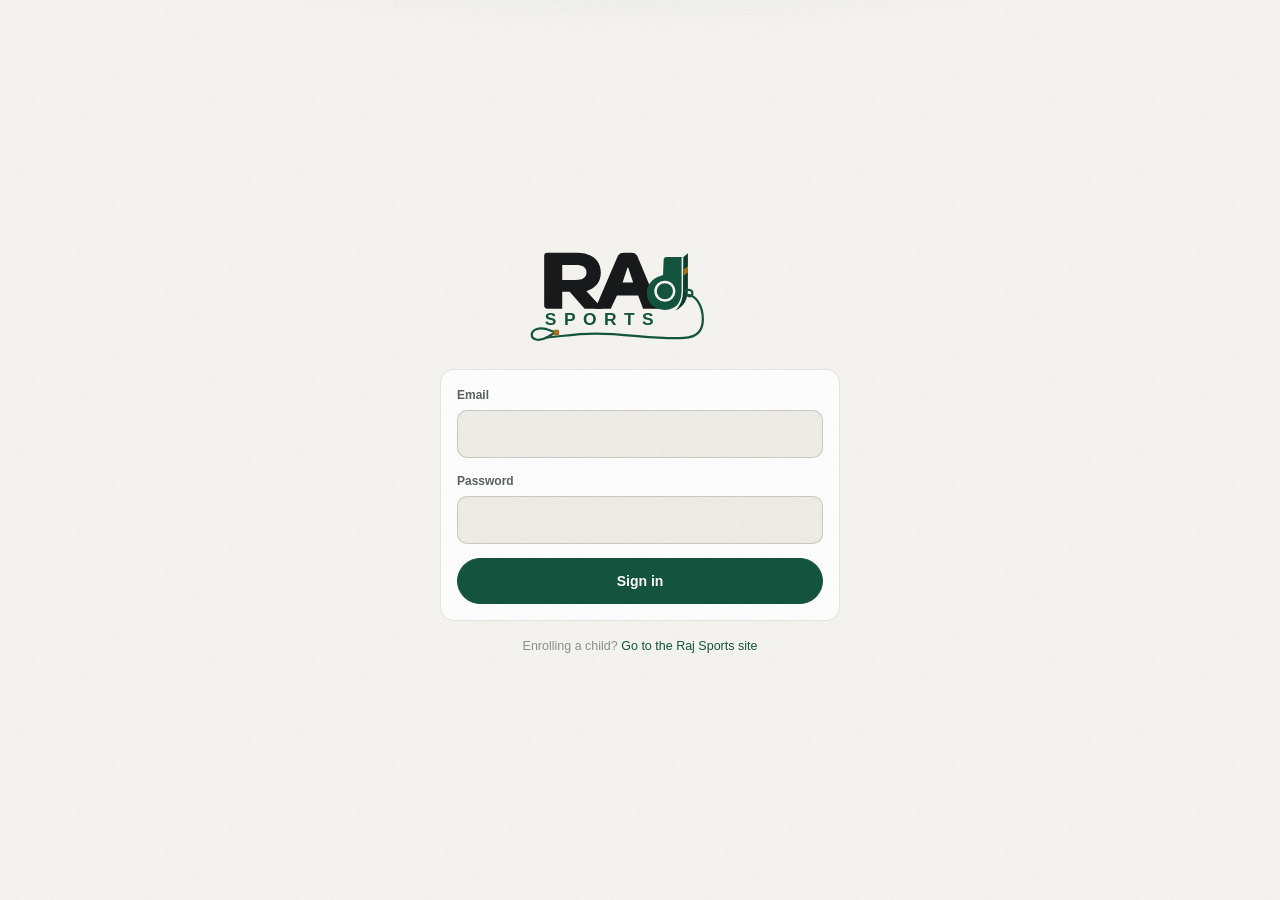
<file: student.html>
<!doctype html>
<html lang="en">
<head>
<meta charset="utf-8">
<meta name="viewport" content="width=device-width,initial-scale=1,viewport-fit=cover">
<meta name="theme-color" content="#f6f5f1">
<title>Student · Raj Sports</title>
<link rel="icon" href="assets/img/favicon.svg">
<link rel="manifest" href="manifest.webmanifest">
<link rel="apple-touch-icon" href="assets/img/apple-touch-icon.png">
<meta name="apple-mobile-web-app-capable" content="yes">
<meta name="mobile-web-app-capable" content="yes">
<meta name="apple-mobile-web-app-status-bar-style" content="default">
<meta name="apple-mobile-web-app-title" content="Raj Sports">
<link rel="stylesheet" href="assets/css/app.css?v=15">
<style>
  .hero { display: flex; align-items: center; gap: 15px; padding: 20px 16px 16px; }
  .hero .avatar { width: 56px; height: 56px; border-radius: 18px; font-size: 18px; }
  .hero h1 { font-size: 22px; }
  .enr { padding: 16px; border-top: 1px solid var(--hair); }
  .enr-top { display: flex; align-items: flex-start; gap: 10px; }
  .kv { display: grid; grid-template-columns: auto 1fr; gap: 5px 16px; font-size: 13px; margin-top: 12px; }
  .kv dt { color: var(--text-3); }
  .kv dd { margin: 0; font-weight: 560; }
  .flag {
    display: flex; gap: 9px; align-items: center; margin: 0 16px 14px;
    padding: 11px 13px; border-radius: var(--r-chip);
    background: var(--overdue-haze); color: var(--overdue);
    font-size: 12.5px; font-weight: 560; line-height: 1.5;
  }
  /* Timeline: a hairline with dots, not a heavy card per event. The
     history is context, not the point of the screen. */
  .tl { position: relative; padding: 6px 16px 18px 36px; }
  .tl::before {
    content: ""; position: absolute; left: 22px; top: 14px; bottom: 20px;
    width: 1px; background: var(--hair);
  }
  .tl-i { position: relative; padding: 10px 0; }
  .tl-i::before {
    content: ""; position: absolute; left: -18px; top: 16px;
    width: 7px; height: 7px; border-radius: 50%;
    background: var(--text-3); box-shadow: 0 0 0 3px var(--surface);
  }
  .tl-i.is-pay::before { background: var(--volt); }
  .tl-i.is-rem::before { background: var(--due); }
  .tl-t { font-weight: 600; font-size: 13.5px; }
  .tl-s { font-size: 11.5px; color: var(--text-3); }
  .opt-row {
    display: block; width: 100%; text-align: left; cursor: pointer;
    padding: 13px 14px; margin-bottom: 8px;
    background: var(--sunken); border: 1px solid var(--hair);
    border-radius: var(--r-chip); color: var(--text); font: inherit;
    transition: transform 150ms var(--spring), border-color 170ms var(--ease);
  }
  .opt-row:active { transform: scale(0.985); }
  .opt-row.is-on { border-color: var(--volt); background: var(--volt-haze); }
  .opt-row b { display: block; font-weight: 640; font-size: 14px; }
  .opt-row span { font-size: 12px; color: var(--text-3); }
  .student-attendance { display:grid; grid-template-columns:repeat(3,1fr); gap:10px; padding:16px; }
  .student-attendance .metric { min-width:0; }
</style>
</head>
<body>
  <header class="topbar"></header>

  <main class="wrap">
    <a class="btn btn-sm btn-ghost" href="students.html" style="margin:14px 0 4px">‹ All students</a>
    <div class="card section reveal" id="card"></div>
    <section class="section reveal">
      <div class="card"><div class="card-hd"><h2>Attendance · last 30 days</h2>
        <a class="btn btn-sm btn-ghost" id="attendanceLink" href="#">Full history</a></div>
        <div id="attendanceSummary"></div></div>
    </section>
    <section class="section reveal">
      <div class="card"><div class="card-hd"><h2>History</h2></div><div id="tl"></div></div>
    </section>
  </main>

  <nav class="nav"></nav>

<script src="assets/js/cloud.js?v=15"></script>
<script src="assets/js/core.js?v=15"></script>
<script>
(function () {
  if (!App.requireStaff()) return;
  App.shell("students", "Student");
  RS.track("page_view");

  var id = +new URLSearchParams(location.search).get("id");
  var card = App.$("#card"), tlHost = App.$("#tl");
  var m = null, ref = null, cfg = {};

  if (!id) { location.replace("students.html"); return; }
  App.skeleton(card, 3);
  App.skeleton(tlHost, 3);
  load();

  function load() {
    return Promise.all([RS.reference(), RS.student(id), RS.tenantConfig()])
      .then(function (r) {
        ref = r[0]; m = r[1]; cfg = Object.assign({ brand: "Raj Sports" }, r[2] || {});
        if (!m) { App.empty(card, "Student not found"); tlHost.innerHTML = ""; return; }
        document.title = m.name + " · Raj Sports";
        App.$(".topbar h1").textContent = m.name;
        renderCard();
        App.$("#attendanceLink").href = "attendance.html?tab=history&member=" + id;
        var from = new Date(); from.setDate(from.getDate() - 29);
        return Promise.all([
          RS.timeline(id),
          RS.attendanceDashboard({ from: App.isoDate(from), to: App.isoDate(), member: id })
        ]).then(function (x) {
          renderTimeline(x[0]);
          renderAttendance(x[1] || {});
        });
      }).catch(function (e) { App.fail(card, e); });
  }

  function renderCard() {
    var phone = m.parent_phone || m.phone;
    var wa = App.waLink(phone, "Hello from " + cfg.brand + "!");
    var tel = App.telLink(phone);

    card.innerHTML =
      '<div class="hero">' +
        '<div class="avatar">' + App.esc(App.initials(m.name)) + "</div>" +
        '<div class="row-main"><h1>' + App.esc(m.name) + "</h1>" +
          '<div class="row-s">' +
            App.esc([m.parent_name, phone ? App.phone10(phone) : "No phone saved"]
              .filter(Boolean).join(" · ")) + "</div></div>" +
      "</div>" +
      (m.whatsapp_status !== "active"
        ? '<div class="flag"><span>!</span><span>WhatsApp is ' +
          (m.whatsapp_status === "wrong_number" ? "marked as a wrong number" : "opted out") +
          ", so automatic reminders are paused for this parent.</span></div>"
        : "") +
      '<div class="btn-row" style="padding:0 16px 16px">' +
        (wa  ? '<a class="btn btn-primary btn-sm" href="' + wa + '" target="_blank" rel="noopener">WhatsApp</a>' : "") +
        (tel ? '<a class="btn btn-sm" href="' + tel + '">Call</a>' : "") +
        '<button class="btn btn-sm" data-edit>Edit</button>' +
        '<button class="btn btn-sm" data-wastatus>WhatsApp status</button>' +
      "</div>" +
      (m.enrollments || []).map(enrollment).join("") +
      '<div style="padding:15px 16px;border-top:1px solid var(--hair)">' +
        '<button class="btn btn-sm btn-block" data-addenr>＋ Another sport or batch</button></div>';
    wire();
  }

  function enrollment(e) {
    var c = ref.centreById[e.centre_id] || {};
    var b = ref.batchById[e.batch_id] || {};
    var st = App.feeState(e.renewal_on);
    var off = e.status !== "active";

    return '<div class="enr" data-e="' + e.id + '"' + (off ? ' style="opacity:.55"' : "") + ">" +
      '<div class="enr-top"><div class="row-main">' +
        '<div class="row-t">' + App.esc(App.cap(e.sport || "Coaching")) + " at " +
          App.esc(c.short_name || "unknown centre") + "</div>" +
        '<div class="row-s">' + App.esc(b.name ? b.name + " · " + App.days(b.days) + " · " +
          App.timeOf(b.start_time) + " to " + App.timeOf(b.end_time) : "No batch assigned") + "</div>" +
      "</div>" +
      '<span class="status ' + (off ? "status-muted" : st.cls) + '">' +
        App.esc(off ? App.cap(e.status) : st.label) + "</span></div>" +
      '<dl class="kv">' +
        "<dt>Rate</dt><dd class=\"money\" data-fee>…</dd>" +
        "<dt>Last paid</dt><dd class=\"money\" data-paid>…</dd>" +
        "<dt>Plan</dt><dd>" + e.plan_months + (e.plan_months === 1 ? " month" : " months") +
          (e.custom_amount != null ? ", custom rate" : "") + "</dd>" +
        "<dt>Joined</dt><dd>" + App.esc(App.longDate(e.joined_on)) + "</dd>" +
        "<dt>Renews</dt><dd>" + App.esc(e.renewal_on ? App.longDate(e.renewal_on) : "not set") + "</dd>" +
      "</dl>" +
      (off ? "" : '<div class="btn-row mt-2">' +
        '<button class="btn btn-sm btn-primary" data-pay>Record payment</button>' +
        '<button class="btn btn-sm" data-editenr>Edit</button></div>') +
      "</div>";
  }

  function wire() {
    App.$$("[data-e]").forEach(function (node) {
      var eid = +node.dataset.e;
      // Always ask the server what this enrollment owes. Never compute
      // a fee in the client: it would eventually disagree with the
      // number the parent gets on WhatsApp.
      // "Rate" and "Last paid" answer two different questions and used
      // to be conflated into one row called Fee, which is why the
      // profile looked like it disagreed with the payment.
      RS.paymentSummary(eid).then(function (sm) {
        var cell = App.$("[data-paid]", node);
        if (!cell) return;
        if (sm && sm.last_amount != null) {
          cell.textContent = App.money(sm.last_amount) +
            (sm.last_months ? " · " + sm.last_months +
              (sm.last_months === 1 ? " month" : " months") : "") +
            " · " + App.shortDate(sm.last_on);
        } else {
          cell.textContent = "nothing yet"; cell.style.color = "var(--text-3)";
        }
        if (sm && sm.unverified_count) {
          cell.insertAdjacentHTML("afterend",
            '<dt></dt><dd style="color:var(--due)">' + App.money(sm.unverified) +
            " awaiting verification</dd>");
        }
      }).catch(function () {});

      RS.feeFor(eid).then(function (f) {
        var cell = App.$("[data-fee]", node);
        if (!cell) return;
        if (f && f.amount != null) {
          cell.textContent = App.money(f.amount) + " · " + String(f.source).replace(/_/g, " ");
        } else {
          cell.textContent = "not set"; cell.style.color = "var(--overdue)";
        }
      }).catch(function () {});

      var pay = App.$("[data-pay]", node);
      if (pay) pay.addEventListener("click", function () { payFor(eid); });
      var ed = App.$("[data-editenr]", node);
      if (ed) ed.addEventListener("click", function () { editEnrollment(eid); });
    });
    App.$("[data-edit]").addEventListener("click", editStudent);
    App.$("[data-wastatus]").addEventListener("click", waStatus);
    App.$("[data-addenr]").addEventListener("click", function () { editEnrollment(null); });
  }

  function renderTimeline(rows) {
    if (!rows || !rows.length) {
      return App.empty(tlHost, "Nothing yet", "Payments and reminders will appear here.");
    }
    tlHost.innerHTML = '<div class="tl">' + rows.map(function (t) {
      var cls = t.kind === "payment" ? "is-pay" : (t.kind === "reminder" ? "is-rem" : "");
      var when = new Date(t.at).toLocaleString("en-IN", {
        day: "numeric", month: "short", hour: "2-digit", minute: "2-digit", hour12: true });
      var line = App.timelineLine(t);
      return '<div class="tl-i ' + cls + '"><div class="tl-t">' + App.esc(line.title) + "</div>" +
        '<div class="tl-s">' + App.esc(when + (line.detail ? " · " + line.detail : "")) + "</div></div>";
    }).join("") + "</div>";
  }

  function renderAttendance(dash) {
    var host = App.$("#attendanceSummary"), s = dash.summary || {};
    if (!s.sessions) return App.empty(host, "No attendance recorded yet",
      "Attendance will appear after this student's batch is marked.");
    host.innerHTML = '<div class="student-attendance">' +
      '<div class="metric"><div class="eyebrow">Attendance</div><div class="metric-v">' +
        (s.rate == null ? "No data" : s.rate + "%") + '</div><div class="metric-s">present</div></div>' +
      '<div class="metric"><div class="eyebrow">Sessions</div><div class="metric-v">' +
        s.sessions + '</div><div class="metric-s">classes held</div></div>' +
      '<div class="metric"><div class="eyebrow">Absent</div><div class="metric-v">' +
        (s.absent || 0) + '</div><div class="metric-s">sessions missed</div></div></div>';
  }

  function payFor(eid) {
    var e = (m.enrollments || []).filter(function (x) { return x.id === eid; })[0];
    RS.feeFor(eid).then(function (f) {
      App.sheet({
        title: "Record payment",
        html:
          '<div class="field"><label>Amount</label><input class="input" id="amt" type="number" ' +
            'inputmode="numeric" value="' + (f && f.amount != null ? Math.round(f.amount) : "") + '"></div>' +
          '<div class="field"><label>What is this payment for?</label>' +
            '<div class="chips" id="kind">' +
              '<button class="chip" type="button" data-k="renewal" aria-pressed="true">Coaching fees</button>' +
              '<button class="chip" type="button" data-k="admission" aria-pressed="false">Joining fee</button>' +
            "</div></div>" +
          '<div class="field" id="monWrap"><label id="monLabel">Months it covers</label>' +
            '<div class="chips" id="mon">' +
              [1,3,6,12].map(function (n) {
                return '<button class="chip" type="button" data-m="' + n + '" aria-pressed="' +
                  (n === e.plan_months) + '">' + n + (n === 1 ? " month" : " months") + "</button>"; }).join("") +
              '<button class="chip" type="button" data-m="0" aria-pressed="false">None</button>' +
            "</div>" +
            '<div class="hint" id="monHint"></div></div>' +
          '<div class="field"><label>Mode</label><div class="chips" id="mode">' +
            ["UPI","Cash","Bank"].map(function (x, i) {
              return '<button class="chip" type="button" data-v="' + x + '" aria-pressed="' +
                (i === 0) + '">' + x + "</button>"; }).join("") + "</div></div>" +
          '<div class="field"><label>Date</label><input class="input" id="don" type="date" value="' +
            App.isoDate() + '"></div>' +
          '<div class="field"><label>Reference <span class="hint">optional</span></label>' +
            '<input class="input" id="ref" placeholder="UTR or cheque number"></div>' +
          '<label class="small" style="display:flex;gap:9px;align-items:center;margin-bottom:14px">' +
            '<input type="checkbox" id="pend"> Claimed but not verified yet</label>' +
          '<button class="btn btn-primary btn-block" id="save">Save payment</button>',
        onMount: function (el) {
          /* Months and type used to be independent, so "Joining fee" plus
             "3 months" was reachable and silently bought the student
             nothing. They are coupled now, and the hint states in plain
             words what the renewal date will do. */
          function refreshHint() {
            var months = +chosen(el, "#mon", "m");
            var hint = App.$("#monHint", el);
            if (!months) {
              hint.textContent = "One-off. The renewal date does not move.";
              return;
            }
            var from = App.parseDate(e.renewal_on) || new Date();
            var today = new Date();
            var base = from > today ? from : today;
            var to = new Date(base); to.setMonth(to.getMonth() + months);
            hint.textContent = "Paid up to " + App.longDate(App.isoDate(to)) + ".";
          }
          pick(el, "#mon", function (v) {
            if (+v > 0) {
              RS.feeFor(eid, +v).then(function (f2) {
                if (f2 && f2.amount != null) App.$("#amt", el).value = Math.round(f2.amount);
              }).catch(function () {});
            }
            refreshHint();
          });
          pick(el, "#kind", function (k) {
            // A joining fee defaults to covering nothing; the manager can
            // still say it also covers months, which now actually works.
            var target = k === "admission" ? "0" : String(e.plan_months);
            App.$$("#mon .chip", el).forEach(function (x) {
              x.setAttribute("aria-pressed", String(x.dataset.m === target)); });
            App.$("#monLabel", el).textContent = k === "admission"
              ? "Does it also cover months?" : "Months it covers";
            refreshHint();
          });
          pick(el, "#mode");
          refreshHint();
          App.$("#save", el).addEventListener("click", function () {
            var btn = this, amt = Number(App.$("#amt", el).value);
            if (!amt || amt <= 0) { App.toast("Enter an amount.", "bad"); return; }
            btn.disabled = true; btn.textContent = "Saving…";
            RS.recordPayment({
              enrollment: eid, amount: amt,
              months: +chosen(el, "#mon", "m") || null,
              mode: chosen(el, "#mode", "v"), date: App.$("#don", el).value,
              kind: chosen(el, "#kind", "k"), ref: App.$("#ref", el).value.trim() || null,
              status: App.$("#pend", el).checked ? "pending_verification" : "paid"
            }).then(function () {
              var pend = App.$("#pend", el).checked;
              App.closeSheet();
              App.toast(pend ? "Saved, awaiting verification" : "Payment recorded", "good");
              return load();
            }).catch(function (er) {
              btn.disabled = false; btn.textContent = "Save payment";
              App.toast(er.message || "Could not save.", "bad");
            });
          });
        }
      });
    });
  }

  function pick(el, sel, after) {
    App.$$(sel + " .chip", el).forEach(function (c) {
      c.addEventListener("click", function () {
        App.$$(sel + " .chip", el).forEach(function (x) { x.setAttribute("aria-pressed", "false"); });
        c.setAttribute("aria-pressed", "true");
        // chips carry their value on data-m, data-v or data-k depending
        // on the group; forward whichever one this group uses.
        if (after) after(c.dataset.m || c.dataset.v || c.dataset.k);
      });
    });
  }
  function chosen(el, sel, attr) {
    var on = App.$(sel + ' .chip[aria-pressed="true"]', el);
    return on ? on.dataset[attr] : null;
  }

  function editStudent() {
    App.sheet({
      title: "Edit student",
      html:
        '<div class="field"><label>Student name</label><input class="input" id="n" value="' +
          App.esc(m.name) + '"></div>' +
        '<div class="grid-2">' +
          '<div class="field"><label>Parent name</label><input class="input" id="pn" value="' +
            App.esc(m.parent_name || "") + '"></div>' +
          '<div class="field"><label>Parent WhatsApp</label><input class="input" id="pp" type="tel" ' +
            'inputmode="numeric" maxlength="10" value="' +
            App.esc(App.phone10(m.parent_phone || m.phone)) + '"></div>' +
        "</div>" +
        '<div class="grid-2">' +
          '<div class="field"><label>School</label><input class="input" id="sc" value="' +
            App.esc(m.school || "") + '"></div>' +
          '<div class="field"><label>Date of birth</label><input class="input" id="db" type="date" value="' +
            App.esc(m.dob || "") + '"></div>' +
        "</div>" +
        '<div class="field"><label>Notes</label><textarea class="textarea" id="no">' +
          App.esc(m.notes || "") + "</textarea></div>" +
        '<div class="field"><label>Status</label><select class="select" id="st">' +
          ["active","discontinued"].map(function (s) { return '<option value="' + s + '"' +
            (m.status === s ? " selected" : "") + ">" + App.cap(s) + "</option>"; }).join("") + "</select></div>" +
        '<button class="btn btn-primary btn-block" id="save">Save</button>',
      onMount: function (el) {
        App.$("#save", el).addEventListener("click", function () {
          var btn = this, phone = App.phone10(App.$("#pp", el).value);
          if (phone && phone.length !== 10) { App.toast("Parent number must be 10 digits.", "bad"); return; }
          btn.disabled = true; btn.textContent = "Saving…";
          RS.saveStudent(m.id, {
            name: App.$("#n", el).value.trim() || m.name,
            parent_name: App.$("#pn", el).value.trim() || null,
            parent_phone: phone || null,
            school: App.$("#sc", el).value.trim() || null,
            dob: App.$("#db", el).value || null,
            notes: App.$("#no", el).value.trim() || null,
            status: App.$("#st", el).value
          }).then(function () { App.closeSheet(); App.toast("Saved", "good"); return load(); })
            .catch(function (e) { btn.disabled = false; btn.textContent = "Save"; App.toast(e.message, "bad"); });
        });
      }
    });
  }

  function editEnrollment(eid) {
    var e = eid ? (m.enrollments || []).filter(function (x) { return x.id === eid; })[0] : null;
    var batchOpts = ref.batches.filter(function (b) { return b.active; }).map(function (b) {
      var c = ref.centreById[b.centre_id] || {};
      return '<option value="' + b.id + '"' + (e && e.batch_id === b.id ? " selected" : "") + ">" +
        App.esc((c.short_name || "") + " · " + b.name + " · " + App.days(b.days) + " " +
        App.timeOf(b.start_time)) + "</option>";
    }).join("");

    App.sheet({
      title: eid ? "Edit enrollment" : "Add a sport or batch",
      html:
        '<div class="field"><label>Batch</label><select class="select" id="b">' +
          '<option value="">Choose a batch</option>' + batchOpts + "</select></div>" +
        '<div class="field"><label>Sport</label><select class="select" id="sp"><option value="">Not set</option>' +
          ref.sports.filter(function (s) { return s.active; }).map(function (s) {
            return '<option value="' + App.esc(s.code) + '"' + (e && e.sport === s.code ? " selected" : "") +
            ">" + App.esc((s.icon ? s.icon + " " : "") + s.name) + "</option>"; }).join("") + "</select></div>" +
        '<div class="grid-2">' +
          '<div class="field"><label>Plan</label><select class="select" id="pm">' +
            [1,3,6,12].map(function (n) { return '<option value="' + n + '"' +
              (e && e.plan_months === n ? " selected" : "") + ">" + n +
              (n === 1 ? " month" : " months") + "</option>"; }).join("") + "</select></div>" +
          '<div class="field"><label>Renews on</label><input class="input" id="rn" type="date" value="' +
            App.esc(e && e.renewal_on ? e.renewal_on : "") + '"></div>' +
        "</div>" +
        '<div class="field"><label>Custom monthly fee <span class="hint">overrides every rate</span></label>' +
          '<input class="input" id="cf" type="number" inputmode="numeric" value="' +
            (e && e.custom_amount != null ? e.custom_amount : "") + '" placeholder="Blank uses the set rate"></div>' +
        (eid ? '<div class="field"><label>Status</label><select class="select" id="st">' +
          ["active","paused","discontinued"].map(function (s) { return '<option value="' + s + '"' +
            (e.status === s ? " selected" : "") + ">" + App.cap(s) + "</option>"; }).join("") + "</select></div>" : "") +
        '<button class="btn btn-primary btn-block" id="save">Save</button>',
      onMount: function (el) {
        App.$("#b", el).addEventListener("change", function () {
          var b = ref.batchById[+this.value];
          if (b && b.sport) App.$("#sp", el).value = b.sport;
        });
        App.$("#save", el).addEventListener("click", function () {
          var btn = this, bid = +App.$("#b", el).value;
          if (!bid) { App.toast("Choose a batch.", "bad"); return; }
          var b = ref.batchById[bid];
          var months = +App.$("#pm", el).value;
          var renew = App.$("#rn", el).value;
          if (!renew) { var d = new Date(); d.setMonth(d.getMonth() + months); renew = App.isoDate(d); }
          var cfv = App.$("#cf", el).value;
          btn.disabled = true; btn.textContent = "Saving…";
          RS.saveEnrollment(eid, {
            member_id: m.id, centre_id: b.centre_id, batch_id: b.id,
            sport: App.$("#sp", el).value || b.sport || null,
            plan_months: months, renewal_on: renew,
            custom_amount: cfv === "" ? null : Number(cfv),
            status: eid ? App.$("#st", el).value : "active",
            joined_on: (e && e.joined_on) || App.isoDate()
          }).then(function () { App.closeSheet(); App.toast("Saved", "good"); return load(); })
            .catch(function (er) { btn.disabled = false; btn.textContent = "Save"; App.toast(er.message, "bad"); });
        });
      }
    });
  }

  /* Marking a number wrong is what stops the engine burning retries,
     and the parent's patience, on a dead number. */
  function waStatus() {
    App.sheet({
      title: "WhatsApp status",
      html:
        '<p class="muted small">This decides whether automatic reminders reach this parent.</p>' +
        opt("active", "Active", "Reminders send normally.") +
        opt("wrong_number", "Wrong number", "Pauses every send and retry until the number is fixed.") +
        opt("opted_out", "Opted out", "The parent asked not to be messaged. Call them instead."),
      onMount: function (el) {
        App.$$("[data-s]", el).forEach(function (b) {
          b.addEventListener("click", function () {
            RS.setWhatsappStatus(m.id, b.dataset.s).then(function () {
              App.closeSheet(); App.toast("Updated", "good"); return load();
            }).catch(function (e) { App.toast(e.message, "bad"); });
          });
        });
      }
    });
    function opt(v, t, s) {
      return '<button class="opt-row' + (m.whatsapp_status === v ? " is-on" : "") + '" data-s="' + v + '">' +
        "<b>" + App.esc(t) + (m.whatsapp_status === v ? "  ✓" : "") + "</b>" +
        "<span>" + App.esc(s) + "</span></button>";
    }
  }
})();
</script>
</body>
</html>
</file>
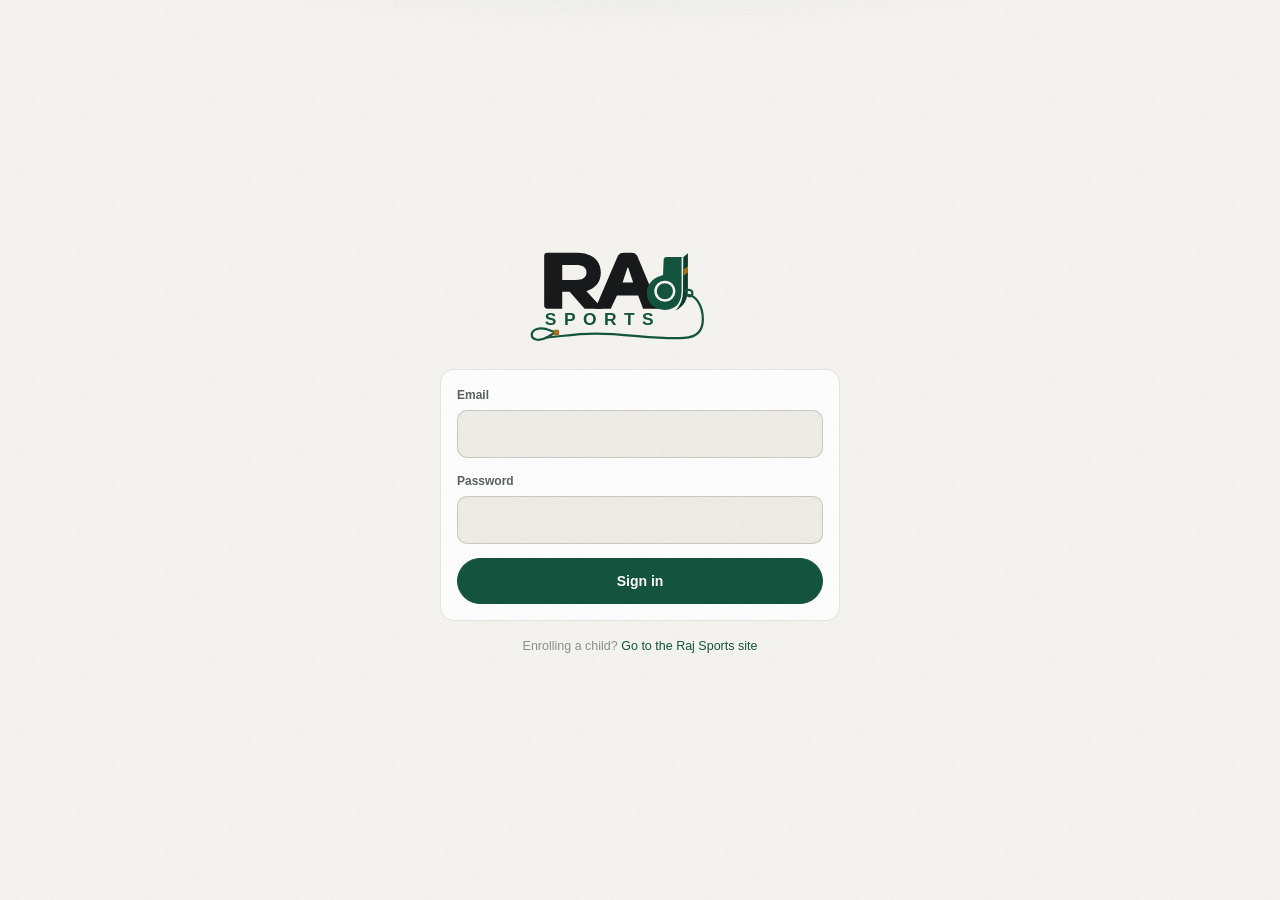
<file: students.html>
<!doctype html>
<html lang="en">
<head>
<meta charset="utf-8">
<meta name="viewport" content="width=device-width,initial-scale=1,viewport-fit=cover">
<meta name="theme-color" content="#f6f5f1">
<title>Students · Raj Sports</title>
<link rel="icon" href="assets/img/favicon.svg">
<link rel="manifest" href="manifest.webmanifest">
<link rel="apple-touch-icon" href="assets/img/apple-touch-icon.png">
<meta name="apple-mobile-web-app-capable" content="yes">
<meta name="mobile-web-app-capable" content="yes">
<meta name="apple-mobile-web-app-status-bar-style" content="default">
<meta name="apple-mobile-web-app-title" content="Raj Sports">
<link rel="stylesheet" href="assets/css/app.css?v=15">
<style>
  .count { font-size: 12px; color: var(--text-3); margin-bottom: 9px; }
</style>
</head>
<body>
  <header class="topbar"></header>

  <main class="wrap">
    <div class="filters" style="margin-top:16px">
      <input class="input search" id="q" type="search" placeholder="Search name or phone"
             autocapitalize="off" spellcheck="false">
      <select class="select" id="fCentre"><option value="">All centres</option></select>
      <select class="select" id="fState">
        <option value="">Everyone</option>
        <option value="overdue">Overdue</option>
        <option value="due">Due now</option>
        <option value="paid">Paid up</option>
        <option value="inactive">Discontinued</option>
      </select>
    </div>

    <div class="count" id="count"></div>
    <div class="card"><div id="list"></div></div>
  </main>

  <button class="fab" id="add">＋ Student</button>
  <nav class="nav"></nav>

<script src="assets/js/cloud.js?v=15"></script>
<script src="assets/js/core.js?v=15"></script>
<script>
(function () {
  if (!App.requireStaff()) return;
  App.shell("students", "Students");
  RS.track("page_view");

  var list = App.$("#list"), all = [], ref = null;
  App.skeleton(list, 6);

  var pre = new URLSearchParams(location.search).get("filter");
  if (pre) App.$("#fState").value = pre;

  Promise.all([RS.reference(), RS.students()]).then(function (r) {
    ref = r[0]; all = r[1] || [];
    App.$("#fCentre").innerHTML = '<option value="">All centres</option>' +
      ref.centres.filter(function (c) { return c.active; }).map(function (c) {
        return '<option value="' + c.id + '">' + App.esc(c.short_name || c.name) + "</option>"; }).join("");
    render();
  }).catch(function (e) { App.fail(list, e); });

  ["q", "fCentre", "fState"].forEach(function (id) {
    App.$("#" + id).addEventListener("input", render);
    App.$("#" + id).addEventListener("change", render);
  });

  function matches(m) {
    var q = App.$("#q").value.trim().toLowerCase();
    if (q) {
      var hay = (m.name + " " + (m.parent_name || "") + " " +
                 (m.parent_phone || "") + " " + (m.phone || "")).toLowerCase();
      if (hay.indexOf(q) < 0) return false;
    }
    var centre = App.$("#fCentre").value, state = App.$("#fState").value;
    var ens = m.enrollments || [];

    if (state === "inactive") {
      return m.status === "discontinued" ||
             (ens.length && ens.every(function (e) { return e.status !== "active"; }));
    }
    if (m.status === "discontinued") return false;
    var live = ens.filter(function (e) { return e.status === "active"; });
    if (centre && !live.some(function (e) { return String(e.centre_id) === centre; })) return false;
    if (state) {
      var keys = live.map(function (e) { return App.feeState(e.renewal_on).key; });
      if (state === "overdue" && keys.indexOf("overdue") < 0) return false;
      if (state === "due" && keys.indexOf("due") < 0 && keys.indexOf("soon") < 0) return false;
      if (state === "paid" && (!keys.length ||
          keys.some(function (k) { return k === "overdue" || k === "due"; }))) return false;
    }
    return true;
  }

  /* A student's headline state is their WORST enrollment: if cricket is
     paid but basketball is 12 days late, the roster must say late. */
  function worst(m) {
    var live = (m.enrollments || []).filter(function (e) { return e.status === "active"; });
    if (!live.length) return { key: "none", label: "No active batch", cls: "status-muted", days: null };
    var rank = { overdue: 4, due: 3, unset: 2, soon: 1, paid: 0 };
    return live.map(function (e) { return App.feeState(e.renewal_on); })
      .sort(function (a, b) { return (rank[b.key] || 0) - (rank[a.key] || 0); })[0];
  }

  function render() {
    var rows = all.filter(matches);
    App.$("#count").textContent = rows.length + (rows.length === 1 ? " student" : " students");
    if (!rows.length) {
      return App.empty(list, "No students match", "Try clearing a filter, or add a student.");
    }
    rows.sort(function (a, b) { return a.name.localeCompare(b.name); });
    list.innerHTML = '<div class="list">' + rows.map(function (m, i) {
      var st = worst(m);
      var live = (m.enrollments || []).filter(function (e) { return e.status === "active"; });
      var where = live.map(function (e) {
        var c = ref.centreById[e.centre_id] || {};
        return [c.short_name, e.sport ? App.cap(e.sport) : null].filter(Boolean).join(" ");
      }).join(" · ");
      return '<a class="row row-in" style="animation-delay:' + Math.min(i * 26, 300) +
        'ms" href="student.html?id=' + m.id + '">' +
        '<div class="avatar">' + App.esc(App.initials(m.name)) + "</div>" +
        '<div class="row-main"><div class="row-t">' + App.esc(m.name) + "</div>" +
        '<div class="row-s">' + App.esc(where || "Not assigned to a batch") + "</div></div>" +
        '<div class="row-end"><span class="status ' + st.cls + '">' + App.esc(st.label) + "</span></div></a>";
    }).join("") + "</div>";
  }

  /* ============================================================
     ADD A STUDENT
     Centre, then sport, then batch, as three one-line rails. Each rail
     appears only once the one above it is answered, so the sheet never
     asks the manager to find one batch among thirteen from five
     different grounds.
     ============================================================ */
  App.$("#add").addEventListener("click", function () {
    var pick = { centre: null, sport: null, batch: null, months: 1 };

    App.sheet({
      title: "New student",
      html:
        '<div class="field"><label>Student name</label>' +
          '<input class="input" id="n" autocapitalize="words"></div>' +
        '<div class="grid-2">' +
          '<div class="field"><label>Parent name</label>' +
            '<input class="input" id="pn" autocapitalize="words"></div>' +
          '<div class="field"><label>Parent WhatsApp</label>' +
            '<input class="input" id="pp" type="tel" inputmode="numeric" maxlength="10" ' +
            'placeholder="10 digits"></div>' +
        "</div>" +

        step(1, "Centre", "centres") +
        step(2, "Sport", "sports", true) +
        step(3, "Batch", "batches", true) +

        '<div class="rail-step" id="s4" hidden>' +
          '<div class="rail-k"><span class="rail-n">4</span>Plan</div>' +
          '<div class="rail" id="plan">' +
            [1, 3, 6, 12].map(function (n) {
              return '<button class="chip" type="button" data-m="' + n + '" aria-pressed="' +
                (n === 1) + '">' + n + (n === 1 ? " month" : " months") + "</button>"; }).join("") +
          "</div></div>" +

        '<div class="summary" id="summary" hidden></div>' +
        '<div class="field" id="cfWrap" hidden><label>Custom monthly fee ' +
          '<span class="hint">optional, overrides the rate</span></label>' +
          '<input class="input" id="cf" type="number" inputmode="numeric" ' +
          'placeholder="Leave blank to use the set rate"></div>' +
        '<button class="btn btn-primary btn-block hide" id="save">Add student</button>',

      onMount: function (el) {
        var live = ref.centres.filter(function (c) { return c.active; });
        fill(el, "#centres", live.map(function (c) {
          var n = ref.batches.filter(function (b) { return b.centre_id === c.id && b.active; }).length;
          return { v: c.id, t: c.short_name || c.name, s: n + (n === 1 ? " batch" : " batches") };
        }));
        bind(el, "#centres", function (v) {
          pick.centre = +v; pick.sport = null; pick.batch = null;
          mark(el, "#s1"); showSports(el);
          hide(el, "#s3"); hide(el, "#s4"); hide(el, "#summary"); hide(el, "#cfWrap");
          App.$("#save", el).classList.add("hide");
        });

        App.$$("#plan .chip", el).forEach(function (c) {
          c.addEventListener("click", function () {
            App.$$("#plan .chip", el).forEach(function (x) { x.setAttribute("aria-pressed", "false"); });
            c.setAttribute("aria-pressed", "true");
            pick.months = +c.dataset.m; quote(el, pick);
          });
        });
        App.$("#cf", el).addEventListener("input", function () { quote(el, pick); });
        App.$("#save", el).addEventListener("click", function () { save(el, pick, this); });

        /* A centre offers a sport if it has a batch for that sport, or a
           mixed batch where the sport is decided per student. Three of
           the five grounds run mixed batches, so this cannot simply read
           batch.sport. */
        function showSports(e2) {
          var bs = ref.batches.filter(function (b) { return b.centre_id === pick.centre && b.active; });
          var opts = bs.some(function (b) { return !b.sport; })
            ? ref.sports.filter(function (x) { return x.active; })
            : ref.sports.filter(function (x) {
                return x.active && bs.some(function (b) { return b.sport === x.code; }); });
          fill(e2, "#sports", opts.map(function (x) {
            return { v: x.code, t: (x.icon ? x.icon + " " : "") + x.name };
          }));
          show(e2, "#s2");
          bind(e2, "#sports", function (v) {
            pick.sport = v; pick.batch = null;
            mark(e2, "#s2"); showBatches(e2);
            hide(e2, "#s4"); hide(e2, "#summary"); hide(e2, "#cfWrap");
            App.$("#save", e2).classList.add("hide");
          });
        }

        function showBatches(e2) {
          var bs = ref.batches.filter(function (b) {
            return b.centre_id === pick.centre && b.active && (!b.sport || b.sport === pick.sport);
          });
          if (!bs.length) {
            App.$("#batches", e2).innerHTML =
              '<span class="small muted">No batch here runs that sport yet. Add one in Setup.</span>';
            show(e2, "#s3");
            return;
          }
          fill(e2, "#batches", bs.map(function (b) {
            return { v: b.id, t: b.name,
                     s: App.days(b.days) + " · " + App.timeOf(b.start_time) };
          }));
          show(e2, "#s3");
          bind(e2, "#batches", function (v) {
            pick.batch = +v; mark(e2, "#s3");
            show(e2, "#s4"); show(e2, "#cfWrap");
            App.$("#save", e2).classList.remove("hide");
            quote(e2, pick);
          });
        }
      }
    });
  });

  function step(n, label, id, hidden) {
    return '<div class="rail-step" id="s' + n + '"' + (hidden ? " hidden" : "") + ">" +
      '<div class="rail-k"><span class="rail-n">' + n + "</span>" + App.esc(label) + "</div>" +
      '<div class="rail" id="' + id + '"></div></div>';
  }
  function fill(el, sel, items) {
    App.$(sel, el).innerHTML = items.map(function (o) {
      return '<button class="chip" type="button" data-v="' + App.esc(o.v) + '" aria-pressed="false">' +
        App.esc(o.t) + (o.s ? "<small>" + App.esc(o.s) + "</small>" : "") + "</button>";
    }).join("");
  }
  function bind(el, sel, onPick) {
    App.$$(sel + " .chip", el).forEach(function (b) {
      b.addEventListener("click", function () {
        App.$$(sel + " .chip", el).forEach(function (x) { x.setAttribute("aria-pressed", "false"); });
        b.setAttribute("aria-pressed", "true");
        onPick(b.dataset.v);
      });
    });
  }
  function mark(el, sel) { App.$(sel, el).classList.add("is-done"); }
  function show(el, sel) { App.$(sel, el).hidden = false; }
  function hide(el, sel) { App.$(sel, el).hidden = true; }

  /* Show the fee this student will actually be reminded for, and where
     the number came from, before the record even exists. */
  function quote(el, pick) {
    var host = App.$("#summary", el);
    var b = ref.batchById[pick.batch] || {};
    var c = ref.centreById[pick.centre] || {};
    var where = [c.short_name, pick.sport ? App.cap(pick.sport) : null, b.name]
      .filter(Boolean).join(" · ");
    host.hidden = false;

    var custom = App.$("#cf", el).value;
    if (custom) {
      host.innerHTML = "<div>" + App.esc(where) + "</div>" +
        '<div class="money">' + App.money(Number(custom) * pick.months) + "</div>" +
        "<div>for " + pick.months + (pick.months === 1 ? " month" : " months") +
        ", using your custom rate</div>";
      return;
    }
    RS.rpc("resolve_fee", {
      p_tenant: RS.TENANT, p_member: null, p_centre: pick.centre,
      p_sport: pick.sport, p_batch: pick.batch, p_months: pick.months, p_custom: null
    }).then(function (f) {
      host.innerHTML = "<div>" + App.esc(where) + "</div>" +
        ((f && f.amount != null)
          ? '<div class="money">' + App.money(f.amount) + "</div><div>for " + pick.months +
            (pick.months === 1 ? " month" : " months") + ', from the "' +
            App.esc(String(f.label || String(f.source).replace(/_/g, " + "))) + '" rate</div>'
          : "<div><b>No rate is set for this batch yet.</b> Set one in Setup, " +
            "or type a custom fee below.</div>");
    }).catch(function () { host.hidden = true; });
  }

  function save(el, pick, btn) {
    var name = App.$("#n", el).value.trim();
    var phone = App.phone10(App.$("#pp", el).value);
    if (!name) { App.toast("Enter the student's name.", "bad"); return; }
    if (!pick.batch) { App.toast("Choose a batch.", "bad"); return; }
    if (phone && phone.length !== 10) { App.toast("Parent number must be 10 digits.", "bad"); return; }

    var b = ref.batchById[pick.batch];
    var cf = App.$("#cf", el).value;
    var joined = App.isoDate();
    var renewal = new Date(App.parseDate(joined));
    renewal.setMonth(renewal.getMonth() + pick.months);

    btn.disabled = true; btn.textContent = "Saving…";
    RS.saveStudent(null, {
      name: name,
      parent_name: App.$("#pn", el).value.trim() || null,
      parent_phone: phone || null, phone: phone || null,
      program: pick.sport || null, joined: joined, status: "active"
    }).then(function (rows) {
      var m = rows[0];
      return RS.saveEnrollment(null, {
        member_id: m.id, centre_id: b.centre_id, batch_id: b.id,
        sport: pick.sport || b.sport || null,
        plan_months: pick.months,
        custom_amount: cf === "" ? null : Number(cf),
        joined_on: joined, renewal_on: App.isoDate(renewal), status: "active"
      }).then(function () { return m; });
    }).then(function (m) {
      App.closeSheet();
      App.toast(name + " added", "good");
      RS.track("student_added");
      location.href = "student.html?id=" + m.id;
    }).catch(function (e) {
      btn.disabled = false; btn.textContent = "Add student";
      App.toast(e.message || "Could not save.", "bad");
    });
  }
})();
</script>
</body>
</html>
</file>
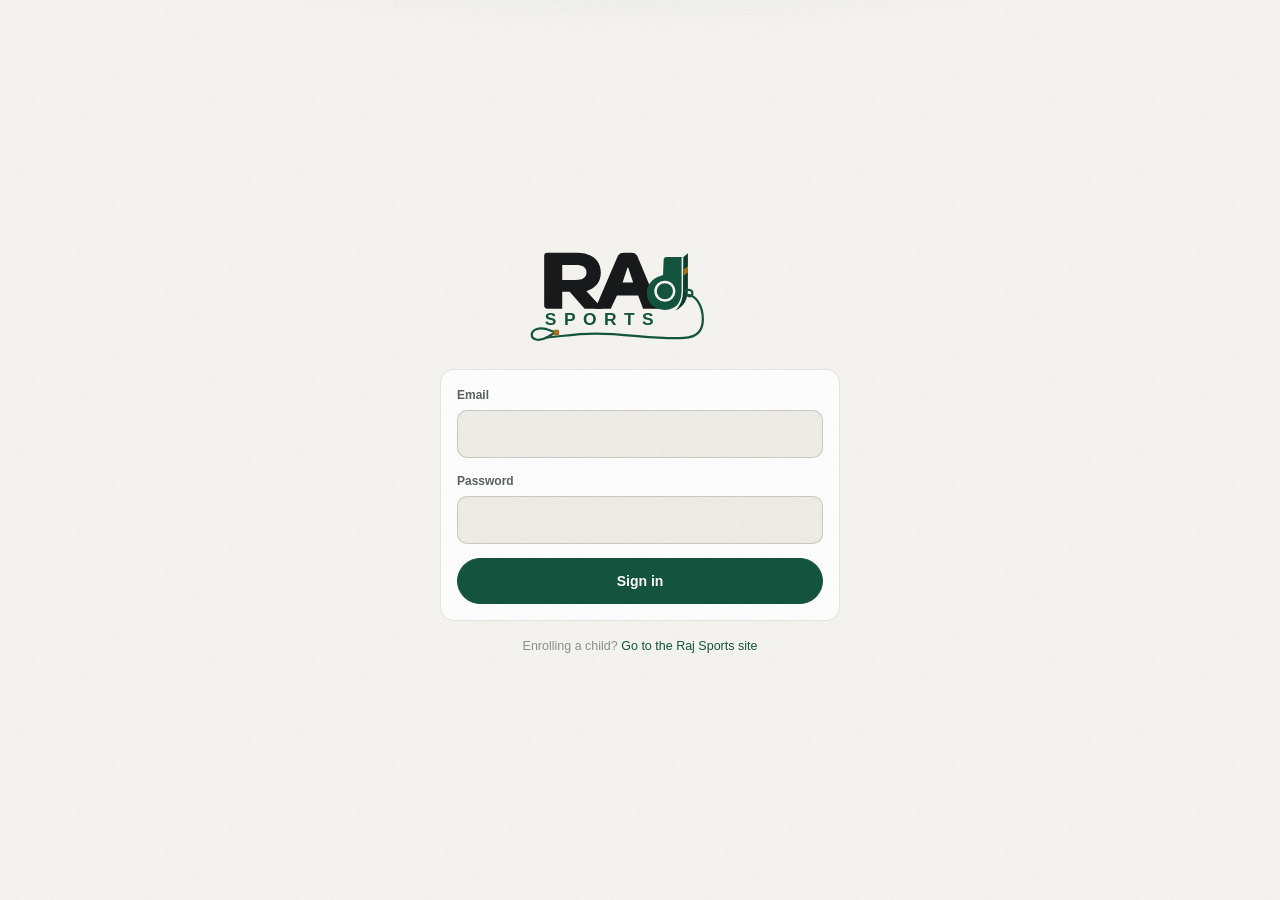
<file: today.html>
<!doctype html>
<html lang="en">
<head>
<meta charset="utf-8">
<meta name="viewport" content="width=device-width,initial-scale=1,viewport-fit=cover">
<meta name="theme-color" content="#f6f5f1">
<title>Today · Raj Sports</title>
<link rel="icon" href="assets/img/favicon.svg">
<link rel="manifest" href="manifest.webmanifest">
<link rel="apple-touch-icon" href="assets/img/apple-touch-icon.png">
<meta name="apple-mobile-web-app-capable" content="yes">
<meta name="mobile-web-app-capable" content="yes">
<meta name="apple-mobile-web-app-status-bar-style" content="default">
<meta name="apple-mobile-web-app-title" content="Raj Sports">
<link rel="stylesheet" href="assets/css/app.css?v=15">
</head>
<body>
  <header class="topbar"></header>

  <main class="wrap">
    <a class="lead is-wait reveal" id="lead" href="reminders.html" style="margin-top:16px">
      <div class="lead-n" id="leadN">·</div>
      <div style="flex:1;min-width:0">
        <div class="lead-t" id="leadT">Checking fees</div>
        <div class="lead-s" id="leadS">Loading today's list</div>
      </div>
      <div class="lead-go" id="leadGo"></div>
    </a>

    <div class="metrics section reveal" id="metrics"></div>

    <section class="section reveal" id="collectWrap" hidden>
      <div class="card">
        <div class="card-hd"><h2>Collected this month</h2>
          <span class="pill pill-volt" id="collectTotal"></span></div>
        <div class="card-pad" id="collect"></div>
      </div>
    </section>

    <section class="section reveal" id="todayAttendanceWrap" hidden>
      <div class="card">
        <div class="card-hd"><h2>Attendance to mark</h2></div>
        <div id="todayAttendance"></div>
      </div>
    </section>

    <section class="section reveal">
      <div class="card">
        <div class="card-hd"><h2>Needs attention</h2>
          <a class="btn btn-sm btn-ghost" href="students.html">All students</a></div>
        <div id="attn"></div>
      </div>
    </section>

    <section class="section reveal" id="appsWrap" hidden>
      <div class="card">
        <div class="card-hd"><h2>New enquiries</h2><span class="pill" id="appN">0</span></div>
        <div id="apps"></div>
      </div>
    </section>
  </main>

  <nav class="nav"></nav>

<script src="assets/js/cloud.js?v=15"></script>
<script src="assets/js/core.js?v=15"></script>
<script>
(function () {
  if (!App.requireStaff()) return;
  App.shell("today", "Today");
  RS.track("page_view");

  App.skeleton(App.$("#attn"), 3);
  var monthStart = App.isoDate(new Date(new Date().getFullYear(), new Date().getMonth(), 1));

  Promise.all([
    RS.reminderQueue(), RS.students(), RS.payments({ from: monthStart }),
    RS.reference(), RS.applications("pending"),
    RS.attendanceHistory({ from: App.isoDate(), to: App.isoDate() })
  ]).then(function (r) {
    var queue = r[0] || [], students = r[1] || [], pays = r[2] || [], ref = r[3], apps = r[4] || [];
    renderLead(queue);
    renderMetrics(queue, students, pays);
    renderCollections(pays, ref);
    renderAttention(students, ref);
    renderApps(apps, ref);
    renderTodayAttendance(ref, r[5] || []);
  }).catch(function (e) { App.fail(App.$("#attn"), e); });

  /* The one job. Stays neutral until the queue has actually loaded:
     saying "all caught up" over a list we have not fetched would tell
     a manager to stop chasing on a day he should not. */
  function renderLead(queue) {
    var toSend = queue.filter(function (q) { return !q.blocked_reason && !q.already_sent; });
    var call = queue.filter(function (q) { return !!q.blocked_reason; });
    var lead = App.$("#lead");
    App.navBadge(toSend.length);
    App.$("#leadGo").textContent = "›";
    lead.classList.remove("is-wait");

    if (toSend.length) {
      App.countUp(App.$("#leadN"), toSend.length);
      App.$("#leadT").textContent = toSend.length === 1 ? "reminder to send" : "reminders to send";
      App.$("#leadS").textContent =
        App.money(toSend.reduce(function (a, q) { return a + (+q.amount || 0); }, 0)) + " in fees due";
    } else if (call.length) {
      App.countUp(App.$("#leadN"), call.length);
      App.$("#leadT").textContent = "parents need a call";
      App.$("#leadS").textContent = "WhatsApp cannot reach them";
    } else {
      lead.classList.add("is-clear");
      App.$("#leadN").textContent = "✓";
      App.$("#leadT").textContent = "All caught up";
      App.$("#leadS").textContent = "No fee reminders pending today";
    }
  }

  function renderMetrics(queue, students, pays) {
    var active = 0, overdue = 0;
    students.forEach(function (m) {
      (m.enrollments || []).forEach(function (e) {
        if (e.status !== "active") return;
        active++;
        if (App.feeState(e.renewal_on).key === "overdue") overdue++;
      });
    });
    var overdueAmt = queue.reduce(function (a, q) {
      return a + (q.days_since > 0 ? (+q.amount || 0) : 0); }, 0);
    var paid = pays.filter(function (p) { return p.status === "paid"; });
    var collected = paid.reduce(function (a, p) { return a + (+p.amount || 0); }, 0);

    App.$("#metrics").innerHTML = [
      met("Students", active, "active, all centres", ""),
      met("Overdue", overdue, App.money(overdueAmt) + " pending", overdue ? "is-overdue" : "is-paid"),
      met("Collected", collected, "this month", "is-paid", true),
      met("Payments", paid.length, "this month", "")
    ].join("");

    // Count the numbers up once they exist in the DOM.
    App.$$("#metrics [data-count]").forEach(function (n) {
      var v = +n.dataset.count;
      if (n.dataset.money === "1") App.countMoney(n, v); else App.countUp(n, v);
    });
  }

  function renderTodayAttendance(ref, history) {
    var host = App.$("#todayAttendance"), wrap = App.$("#todayAttendanceWrap");
    var d = new Date(), day = (d.getDay() + 6) % 7 + 1;
    var nowMinutes = d.getHours() * 60 + d.getMinutes();
    var sessions = {};
    history.forEach(function (x) { sessions[x.batch_id] = x; });
    var batches = ref.batches.filter(function (b) {
      var p = String(b.end_time || "00:00").split(":");
      var endMinutes = Number(p[0]) * 60 + Number(p[1]);
      return b.active !== false && b.days && b.days.indexOf(day) >= 0 &&
        !sessions[b.id] && nowMinutes >= endMinutes;
    }).sort(function (a, b) { return String(a.start_time).localeCompare(String(b.start_time)); });
    if (!batches.length) { wrap.hidden = true; return; }
    wrap.hidden = false;
    host.innerHTML = '<div class="list">' + batches.map(function (b) {
      var c = ref.centreById[b.centre_id] || {};
      return '<a class="row" href="attendance.html?date=' + App.isoDate() + '&batch=' + b.id + '">' +
        '<div class="row-main"><div class="row-t">' + App.esc(c.short_name || c.name || "") + " · " + App.esc(b.name) + '</div>' +
        '<div class="row-s">Ended at ' + App.esc(App.timeOf(b.end_time)) + '</div></div>' +
        '<span class="btn btn-sm btn-primary">Mark now</span></a>';
    }).join("") + "</div>";
  }
  function met(k, v, sub, cls, isMoney) {
    return '<div class="metric ' + cls + '"><div class="eyebrow">' + App.esc(k) + "</div>" +
      '<div class="metric-v" data-count="' + v + '"' + (isMoney ? ' data-money="1"' : "") + ">0</div>" +
      '<div class="metric-s">' + App.esc(sub) + "</div></div>";
  }

  /* Where the money came from. For a coach at five grounds this is
     the number that decides where next week goes. */
  function renderCollections(pays, ref) {
    var paid = pays.filter(function (p) { return p.status === "paid"; });
    if (!paid.length) return;
    App.$("#collectWrap").hidden = false;

    var by = {};
    paid.forEach(function (p) {
      var name = (ref.centreById[p.centre_id] || {}).short_name || "Unassigned";
      by[name] = (by[name] || 0) + (+p.amount || 0);
    });
    var rows = Object.keys(by).map(function (k) { return { k: k, v: by[k] }; })
      .sort(function (a, b) { return b.v - a.v; });
    var max = rows[0].v || 1;
    var total = rows.reduce(function (a, r) { return a + r.v; }, 0);
    App.$("#collectTotal").textContent = App.money(total);

    App.$("#collect").innerHTML = '<div class="bar">' + rows.map(function (r, i) {
      return '<div class="bar-row"><div class="muted nowrap">' + App.esc(r.k) + "</div>" +
        '<div class="bar-track"><div class="bar-fill" style="width:' +
          Math.max(4, (r.v / max) * 100) + "%;animation-delay:" + (i * 70) + 'ms"></div></div>' +
        '<div class="money nowrap">' + App.money(r.v) + "</div></div>";
    }).join("") + "</div>";
  }

  function renderAttention(students, ref) {
    var rows = [];
    students.forEach(function (m) {
      (m.enrollments || []).forEach(function (e) {
        if (e.status !== "active") return;
        var st = App.feeState(e.renewal_on);
        if (st.key === "overdue" || st.key === "due" || st.key === "unset") rows.push({ m: m, e: e, st: st });
      });
    });
    rows.sort(function (a, b) { return (b.st.days || 0) - (a.st.days || 0); });

    var host = App.$("#attn");
    if (!rows.length) {
      return App.empty(host, "Everyone is paid up", "No student is due or overdue right now.");
    }
    host.innerHTML = '<div class="list">' + rows.slice(0, 8).map(function (r, i) {
      var c = ref.centreById[r.e.centre_id] || {};
      return '<a class="row row-in" style="animation-delay:' + (i * 45) + 'ms" href="student.html?id=' + r.m.id + '">' +
        '<div class="avatar">' + App.esc(App.initials(r.m.name)) + "</div>" +
        '<div class="row-main"><div class="row-t">' + App.esc(r.m.name) + "</div>" +
        '<div class="row-s">' + App.esc([c.short_name, r.e.sport ? App.cap(r.e.sport) : null]
          .filter(Boolean).join(" · ")) + "</div></div>" +
        '<div class="row-end"><span class="status ' + r.st.cls + '">' + App.esc(r.st.label) + "</span></div></a>";
    }).join("") + "</div>" +
    (rows.length > 8 ? '<div class="row"><a class="btn btn-sm btn-ghost btn-block" href="students.html?filter=overdue">' +
      "See all " + rows.length + "</a></div>" : "");
  }

  function renderApps(apps, ref) {
    if (!apps.length) return;
    App.$("#appsWrap").hidden = false;
    App.$("#appN").textContent = apps.length;
    var host = App.$("#apps");
    host.innerHTML = '<div class="list">' + apps.slice(0, 6).map(function (a) {
      var c = ref.centreById[a.centre_id] || {};
      return '<div class="row enquiry-row" data-a="' + a.id + '">' +
        '<div class="avatar">' + App.esc(App.initials(a.name)) + "</div>" +
        '<div class="row-main"><div class="row-t">' + App.esc(a.name) + "</div>" +
        '<div class="row-s">' + App.esc([c.short_name, a.sport ? App.cap(a.sport) : null, a.parent_phone]
          .filter(Boolean).join(" · ")) + "</div></div>" +
        '<div class="row-end btn-row enquiry-actions">' +
          '<button type="button" class="btn btn-sm btn-primary" data-ok>Approve</button>' +
          '<button type="button" class="btn btn-sm" data-no>Reject</button></div></div>';
    }).join("") + "</div>";

    App.$$("[data-a]", host).forEach(function (node) {
      var id = +node.dataset.a;
      App.$("[data-ok]", node).addEventListener("click", function () {
        var b = this; b.disabled = true; b.textContent = "…";
        RS.approveApplication(id).then(function () {
          node.remove(); App.toast("Approved, student added", "good");
        }).catch(function (e) { b.disabled = false; b.textContent = "Approve"; App.toast(e.message, "bad"); });
      });
      App.$("[data-no]", node).addEventListener("click", function () {
        App.confirm({ title: "Reject this enquiry?", body: "The parent is not notified.",
                      confirm: "Reject", danger: true }).then(function (yes) {
          if (!yes) return;
          RS.rejectApplication(id).then(function () { node.remove(); App.toast("Rejected"); })
            .catch(function (e) { App.toast(e.message, "bad"); });
        });
      });
    });
  }
})();
</script>
</body>
</html>
</file>
<file: assets/css/app.css>
/* ============================================================
   RAJ SPORTS — "GROUNDS"
   Warm paper, deep evergreen, quiet ink. Light by default, because
   this app is used outdoors in daylight far more than at night.

   THREE RULES THAT HOLD IT TOGETHER
   1. THE ACCENT IS FOR ACTION ONLY. Evergreen never appears in a list
      row and never states a fact. If something is green, you can press
      it or it is where you are.
   2. PAID IS QUIET. A student who has paid needs no attention, so
      "paid" is neutral grey. Colour is spent only on what needs doing,
      which leaves ochre and brick owning the eye by themselves.
   3. ONE RADIUS SYSTEM. Pills for anything pressable, 14px for
      surfaces, 10px for inputs and chips.

   Twin file: android-app/.../ui/Theme.kt. Change one, change both.
   ============================================================ */

/* ---------------- tokens (light is the default) ---------------- */
:root {
  color-scheme: light;

  /* Warm paper, not white. Pure white is glare on a phone at a ground. */
  --void:    #f6f5f1;
  --surface: #ffffff;
  --raised:  #fbfaf7;
  --sunken:  #efeee8;
  --hair:    rgba(26, 24, 18, 0.10);
  --hair-2:  rgba(26, 24, 18, 0.17);

  --text:   #17191a;
  --text-2: #5a615f;
  --text-3: #8b918e;

  /* The accent: deep evergreen. Confident without shouting, and it
     carries white text at 8.9:1 so a filled button is always legible. */
  --volt:      #14543e;
  --volt-deep: #0e3d2d;
  --on-volt:   #ffffff;
  --volt-haze: rgba(20, 84, 62, 0.09);

  /* Money states. Paid is neutral on purpose: it needs no alarm. */
  --paid:         #7a827e;
  --paid-haze:    rgba(122, 130, 126, 0.13);
  --due:          #a9701a;
  --due-haze:     rgba(169, 112, 26, 0.12);
  --overdue:      #a93226;
  --overdue-haze: rgba(169, 50, 38, 0.10);
  --wa:           #1f9d55;

  /* radius, the locked system */
  --r-chip:  10px;
  --r-card:  14px;
  --r-sheet: 24px;
  --r-pill:  999px;

  /* motion. A real spring via CSS linear(), so a press reads as
     physical rather than animated. */
  --ease: cubic-bezier(0.23, 1, 0.32, 1);
  --ease-in-out: cubic-bezier(0.77, 0, 0.175, 1);
  --spring: linear(
    0, 0.006, 0.025, 0.101, 0.539, 0.826, 0.947, 1.001,
    1.029, 1.034, 1.024, 1.012, 1.004, 1.001, 1
  );
  --drawer: cubic-bezier(0.32, 0.72, 0, 1);

  --tap: 46px;
  --nav-h: 60px;
  --page: 1120px;
}

[data-theme="dark"] {
  color-scheme: dark;
  --void:    #14150f;
  --surface: #1c1e18;
  --raised:  #23261f;
  --sunken:  #101208;
  --hair:    rgba(255, 255, 255, 0.08);
  --hair-2:  rgba(255, 255, 255, 0.15);

  --text:   #f0f1ea;
  --text-2: #a3a89e;
  --text-3: #767b72;

  --volt:      #4aa07a;
  --volt-deep: #3d8967;
  --on-volt:   #06170f;
  --volt-haze: rgba(74, 160, 122, 0.14);

  --paid:         #8b938e;
  --paid-haze:    rgba(139, 147, 142, 0.14);
  --due:          #d9a04a;
  --due-haze:     rgba(217, 160, 74, 0.14);
  --overdue:      #e0685c;
  --overdue-haze: rgba(224, 104, 92, 0.14);
}

/* ---------------- base ---------------- */
*, *::before, *::after { box-sizing: border-box; }

html { -webkit-text-size-adjust: 100%; }

body {
  margin: 0;
  background: var(--void);
  color: var(--text);
  font-family: ui-sans-serif, -apple-system, BlinkMacSystemFont, "Segoe UI",
               Roboto, "Helvetica Neue", Arial, sans-serif;
  font-size: 15px;
  line-height: 1.5;
  -webkit-font-smoothing: antialiased;
  padding-bottom: calc(var(--nav-h) + env(safe-area-inset-bottom, 0px));
  overflow-x: hidden;
}

/* A very soft warmth at the top of the page. Enough to stop the canvas
   reading as flat #fff, not enough to notice. */
body::before {
  content: "";
  position: fixed;
  inset: -10% -10% auto -10%;
  height: 46vh;
  z-index: -2;
  pointer-events: none;
  background: radial-gradient(52% 42% at 50% 0%, var(--volt-haze) 0%, transparent 70%);
}

/* Grain. Kills the flat-vector look that makes an interface read as
   generated. Fixed + pointer-events:none so it never repaints while
   scrolling (a grain layer on a scrolling container destroys FPS). */
body::after {
  content: "";
  position: fixed;
  inset: 0;
  z-index: 90;
  pointer-events: none;
  opacity: 0.22;
  mix-blend-mode: multiply;
  background-image: url("data:image/svg+xml,%3Csvg xmlns='http://www.w3.org/2000/svg' width='140' height='140'%3E%3Cfilter id='n'%3E%3CfeTurbulence type='fractalNoise' baseFrequency='.82' numOctaves='3'/%3E%3C/filter%3E%3Crect width='140' height='140' filter='url(%23n)' opacity='.42'/%3E%3C/svg%3E");
}
[data-theme="dark"] body::after { opacity: 0.34; mix-blend-mode: overlay; }

h1, h2, h3 { margin: 0; font-weight: 620; letter-spacing: -0.022em; line-height: 1.18; }
h1 { font-size: 25px; }
h2 { font-size: 17px; }
p  { margin: 0 0 10px; }
a  { color: inherit; text-decoration: none; }

/* Numbers are the product here. Tabular so they never jitter as they
   change, tight so they read as engineered rather than typed. */
.num, .money, .metric-v, .amount, td.num {
  font-variant-numeric: tabular-nums;
  font-feature-settings: "tnum" 1, "ss01" 1;
  letter-spacing: -0.03em;
}

.wrap { max-width: var(--page); margin: 0 auto; padding: 0 16px; }
.section { margin: 22px 0; }
.stack { display: grid; gap: 12px; }

/* The one micro-label style. Used for metric captions only, never as
   decoration above every heading. */
.eyebrow {
  font-size: 10.5px;
  font-weight: 680;
  letter-spacing: 0.13em;
  text-transform: uppercase;
  color: var(--text-3);
}

/* ---------------- brand mark ---------------- */
/* The whistle forms the J. The lanyard returns under SPORTS like a
   coach's signature, while the compact mark keeps tiny placements clear. */
.brand-logo {
  display: block;
  width: 150px;
  height: auto;
  max-width: 100%;
  flex: none;
  overflow: visible;
}
.brand-ink { fill: var(--text); }
.brand-green { fill: var(--volt); }
.brand-green-dark { fill: var(--volt-deep); }
.brand-paper { fill: var(--void); }
.brand-seam {
  fill: none;
  stroke: var(--void);
  stroke-width: 2.2;
  stroke-linecap: round;
}
.brand-hole {
  fill: none;
  stroke: var(--void);
  stroke-width: 4;
}
.brand-accent { fill: var(--due); }
.brand-lanyard {
  fill: none;
  stroke: var(--volt);
  stroke-width: 3.6;
  stroke-linecap: round;
  stroke-linejoin: round;
}
.brand-sports {
  fill: var(--volt);
  font-family: ui-sans-serif, -apple-system, BlinkMacSystemFont, "Segoe UI", sans-serif;
  font-size: 28px;
  font-weight: 650;
  letter-spacing: 12px;
}
.mark { display: block; width: 30px; height: 30px; flex: none; overflow: visible; }

/* ---------------- top bar ---------------- */
.topbar {
  position: sticky; top: 0; z-index: 40;
  padding-top: env(safe-area-inset-top, 0px);
  background: color-mix(in srgb, var(--void) 72%, transparent);
  -webkit-backdrop-filter: blur(18px) saturate(1.3);
  backdrop-filter: blur(18px) saturate(1.3);
  border-bottom: 1px solid var(--hair);
}
.topbar-in {
  max-width: var(--page); margin: 0 auto; height: 58px; padding: 0 16px;
  display: flex; align-items: center; gap: 11px;
}
.topbar h1 {
  font-size: 17px; flex: 1; min-width: 0;
  overflow: hidden; text-overflow: ellipsis; white-space: nowrap;
}
.topbar-brand { display: block; flex: none; border-radius: 6px; }
.topbar-brand:focus-visible { outline: 2px solid var(--volt); outline-offset: 2px; }
.brand-logo--topbar { width: 92px; }

.icon-btn {
  width: 36px; height: 36px; flex: none;
  display: grid; place-items: center;
  border-radius: var(--r-pill); border: 1px solid var(--hair);
  background: var(--raised); color: var(--text-2);
  cursor: pointer; font-size: 14px;
  transition: transform 140ms var(--spring), color 160ms var(--ease),
              border-color 160ms var(--ease);
}
.icon-btn:active { transform: scale(0.9); }
.icon-btn svg {
  width: 18px; height: 18px;
  fill: none; stroke: currentColor; stroke-width: 1.8;
  stroke-linecap: round; stroke-linejoin: round;
}
@media (hover: hover) { .icon-btn:hover { color: var(--text); border-color: var(--hair-2); } }

/* ---------------- bottom nav ----------------
   The volt indicator is ONE element that slides between tabs on a
   spring. Separate highlights that fade in and out would read as many
   things blinking; one thing that moves reads as your position. */
.nav {
  position: fixed; left: 0; right: 0; bottom: 0; z-index: 50;
  padding-bottom: env(safe-area-inset-bottom, 0px);
  background: color-mix(in srgb, var(--void) 78%, transparent);
  -webkit-backdrop-filter: blur(22px) saturate(1.4);
  backdrop-filter: blur(22px) saturate(1.4);
  border-top: 1px solid var(--hair);
}
.nav-in {
  position: relative;
  max-width: 520px; margin: 0 auto; height: var(--nav-h);
  display: grid; grid-template-columns: repeat(5, 1fr);
}
.nav-pill {
  position: absolute; top: 9px; height: calc(var(--nav-h) - 18px);
  border-radius: var(--r-pill);
  background: var(--volt);
  transition: transform 520ms var(--spring), width 520ms var(--spring);
  will-change: transform;
  pointer-events: none;
}
.nav a {
  position: relative; z-index: 1;
  display: flex; flex-direction: column; align-items: center; justify-content: center;
  gap: 3px; color: var(--text-3);
  font-size: 10px; font-weight: 640; letter-spacing: 0.02em;
  -webkit-tap-highlight-color: transparent;
  transition: color 280ms var(--ease), transform 160ms var(--spring);
}
.nav a svg { width: 20px; height: 20px; }
.nav a:active { transform: scale(0.92); }
.nav a[aria-current="page"] { color: var(--on-volt); }

.nav .badge {
  position: absolute; transform: translate(13px, -13px);
  min-width: 17px; height: 17px; padding: 0 5px;
  border-radius: var(--r-pill);
  background: var(--overdue); color: #fff;
  font-size: 10px; font-weight: 760; line-height: 17px; text-align: center;
  font-variant-numeric: tabular-nums;
}
.nav a[aria-current="page"] .badge {
  background: var(--on-volt); color: var(--volt);
}

/* ---------------- surfaces ----------------
   Cards only where elevation means something. Elsewhere, hairlines. */
.card {
  background: var(--surface);
  border: 1px solid var(--hair);
  border-radius: var(--r-card);
  overflow: hidden;
}
.card-pad { padding: 16px; }
.card-hd {
  display: flex; align-items: center; gap: 10px;
  padding: 15px 16px; border-bottom: 1px solid var(--hair);
}
.card-hd h2 { flex: 1; }

/* ---------------- the lead card ----------------
   One thing to do, stated at a size you cannot scroll past. */
.lead {
  position: relative; overflow: hidden;
  display: flex; align-items: center; gap: 16px;
  padding: 20px 18px;
  border-radius: var(--r-card);
  background: var(--volt); color: var(--on-volt);
  box-shadow: 0 14px 34px -20px rgba(20, 84, 62, 0.55);
  transition: transform 200ms var(--spring);
}
.lead:active { transform: scale(0.985); }
.lead.is-clear { background: var(--raised); color: var(--text); border: 1px solid var(--hair); box-shadow: none; }
.lead.is-wait  { background: var(--raised); color: var(--text-2); border: 1px solid var(--hair); box-shadow: none; }
.lead-n {
  font-size: 46px; font-weight: 700; line-height: 0.86; letter-spacing: -0.05em;
  font-variant-numeric: tabular-nums;
}
.lead-t { font-size: 16px; font-weight: 660; letter-spacing: -0.015em; }
.lead-s { font-size: 12.5px; opacity: 0.72; }
.lead-go { margin-left: auto; font-size: 19px; opacity: 0.5; }

/* No looping sweep. A card that shimmers forever is a card you learn to
   ignore, and on a screen someone opens twenty times a day that is the
   opposite of what the lead card is for. */

/* ---------------- metrics ----------------
   No boxes. Hairlines and space. Boxes around four numbers is the
   dashboard reflex that makes every admin panel look the same. */
.metrics {
  display: grid; grid-template-columns: 1fr 1fr;
  border: 1px solid var(--hair); border-radius: var(--r-card);
  overflow: hidden; background: var(--surface);
}
.metric {
  padding: 15px 16px 14px;
  border-right: 1px solid var(--hair);
  border-bottom: 1px solid var(--hair);
}
.metric:nth-child(2n) { border-right: 0; }
.metric:nth-last-child(-n+2) { border-bottom: 0; }
@media (min-width: 720px) {
  .metrics { grid-template-columns: repeat(4, 1fr); }
  .metric { border-bottom: 0; }
  .metric:nth-child(2n) { border-right: 1px solid var(--hair); }
  .metric:last-child { border-right: 0; }
}
.metric-v {
  font-size: 27px; font-weight: 660; margin-top: 5px; line-height: 1.05;
}
.metric-s { font-size: 11.5px; color: var(--text-3); margin-top: 2px; }
.metric.is-overdue .metric-v { color: var(--overdue); }
.metric.is-due     .metric-v { color: var(--due); }
.metric.is-paid    .metric-v { color: var(--text); }

/* ---------------- buttons ---------------- */
.btn {
  position: relative; overflow: hidden;
  appearance: none; cursor: pointer;
  border: 1px solid var(--hair-2); background: var(--raised); color: var(--text);
  border-radius: var(--r-pill); padding: 0 16px; min-height: var(--tap);
  font: inherit; font-weight: 640; font-size: 14px;
  display: inline-flex; align-items: center; justify-content: center; gap: 7px;
  -webkit-tap-highlight-color: transparent;
  transition: transform 150ms var(--spring), background-color 180ms var(--ease),
              border-color 180ms var(--ease), opacity 180ms var(--ease);
}
.btn:active { transform: scale(0.965); }
.btn:disabled { opacity: 0.38; cursor: not-allowed; transform: none; }

.btn-primary { background: var(--volt); border-color: var(--volt); color: var(--on-volt); }
/* The send button is volt like every other primary action, not
   WhatsApp green. Two saturated greens on one screen is two accents,
   and the eye stops knowing which one means "press me". The green
   survives where it is unmistakable and momentary: behind a swipe. */
.btn-wa      { background: var(--volt); border-color: var(--volt); color: var(--on-volt); }
.btn-wa svg  { width: 16px; height: 16px; }
.btn-danger  { background: var(--overdue); border-color: var(--overdue); color: #fff; }
.btn-ghost   { background: transparent; border-color: transparent; color: var(--text-2); }
.btn-sm      { min-height: 36px; padding: 0 13px; font-size: 13px; }
.btn-block   { width: 100%; }
.btn-row     { display: flex; gap: 8px; flex-wrap: wrap; }

/* The press scale is the feedback. A light sweep on top of it was one
   effect too many on a filled button this dark. */

@media (hover: hover) and (pointer: fine) {
  .btn:hover:not(:disabled) { border-color: var(--hair-2); background: var(--sunken); }
  .btn-primary:hover:not(:disabled) { background: var(--volt-deep); border-color: var(--volt-deep); }
  .btn-ghost:hover { color: var(--text); background: transparent; }
}

.fab {
  position: fixed; right: 16px; z-index: 45;
  bottom: calc(var(--nav-h) + 16px + env(safe-area-inset-bottom, 0px));
  height: 52px; padding: 0 20px; border: 0; border-radius: var(--r-pill);
  background: var(--volt); color: var(--on-volt);
  font: inherit; font-weight: 680; font-size: 14px; cursor: pointer;
  box-shadow: 0 10px 26px -12px rgba(20, 84, 62, 0.5);
  display: inline-flex; align-items: center; gap: 7px;
  transition: transform 180ms var(--spring);
}
.fab:active { transform: scale(0.93); }

/* ---------------- status ----------------
   A dot plus coloured text, never a filled pill in a list. Pills in
   dense rows turn a roster into confetti and stop meaning anything. */
.status { display: inline-flex; align-items: center; gap: 6px; font-weight: 620; font-size: 13px; }
.status::before { content: ""; width: 6px; height: 6px; border-radius: 50%; background: currentColor; flex: none; }
.status-paid    { color: var(--paid); }
.status-due     { color: var(--due); }
.status-overdue { color: var(--overdue); }
.status-muted   { color: var(--text-3); }

.pill {
  display: inline-flex; align-items: center; gap: 5px;
  padding: 4px 10px; border-radius: var(--r-pill);
  font-size: 11px; font-weight: 680; letter-spacing: 0.01em;
  background: var(--raised); color: var(--text-2); border: 1px solid var(--hair);
}
.pill-paid    { background: var(--paid-haze);    color: var(--paid);    border-color: transparent; }
.pill-due     { background: var(--due-haze);     color: var(--due);     border-color: transparent; }
.pill-overdue { background: var(--overdue-haze); color: var(--overdue); border-color: transparent; }
.pill-volt    { background: var(--volt-haze);    color: var(--volt);    border-color: transparent; }
[data-theme="light"] .pill-volt { color: var(--volt-deep); }

/* ---------------- rows ---------------- */
.list {
  display: grid;
  grid-template-columns: minmax(0, 1fr);
  min-width: 0;
}
.row {
  position: relative;
  display: flex; align-items: center; gap: 12px;
  min-width: 0;
  padding: 13px 16px; border-bottom: 1px solid var(--hair);
  background: var(--surface); color: inherit;
  transition: background-color 160ms var(--ease);
}
.row:last-child { border-bottom: 0; }
.row:active { background: var(--raised); }
@media (hover: hover) and (pointer: fine) { .row:hover { background: var(--raised); } }
.row-main { flex: 1; min-width: 0; }
.row-t { font-weight: 620; font-size: 14.5px; overflow: hidden; text-overflow: ellipsis; white-space: nowrap; }
.row-s { font-size: 12px; color: var(--text-3); overflow: hidden; text-overflow: ellipsis; white-space: nowrap; }
.row-end { text-align: right; flex: none; }
.enquiry-actions { flex-wrap: nowrap; }

.avatar {
  width: 38px; height: 38px; border-radius: var(--r-chip); flex: none;
  display: grid; place-items: center; font-weight: 680; font-size: 13px;
  background: var(--raised); color: var(--text-2);
  border: 1px solid var(--hair);
  font-variant-numeric: tabular-nums;
}
.row:hover .avatar { border-color: var(--hair-2); }

@media (max-width: 699px) {
  .enquiry-row {
    display: grid;
    grid-template-columns: 38px minmax(0, 1fr);
    align-items: start;
    gap: 10px 12px;
  }
  .enquiry-row .row-s {
    overflow: visible;
    text-overflow: clip;
    white-space: normal;
    overflow-wrap: anywhere;
  }
  .enquiry-row .enquiry-actions {
    grid-column: 1 / -1;
    display: grid;
    grid-template-columns: repeat(2, minmax(0, 1fr));
    width: 100%;
  }
  .enquiry-row .enquiry-actions .btn { width: 100%; }
}

/* ---------------- swipe to send ----------------
   The queue is the daily grind: ten parents, one thumb. Dragging a
   row right past the threshold opens WhatsApp, so the manager can
   clear the list without ever lifting to aim at a button. The button
   stays for anyone who prefers it. */
.swipe { position: relative; overflow: hidden; background: var(--wa); }
.swipe-face {
  position: relative; z-index: 1; background: var(--surface);
  transition: transform 420ms var(--spring);
  will-change: transform;
}
.swipe.is-dragging .swipe-face { transition: none; }
.swipe-hint {
  position: absolute; inset: 0; z-index: 0;
  display: flex; align-items: center; gap: 8px;
  padding-left: 22px; color: #04240f;
  font-weight: 700; font-size: 13.5px; letter-spacing: 0.01em;
}
.swipe-hint svg { width: 17px; height: 17px; }

/* ---------------- forms ---------------- */
.field { display: grid; gap: 6px; margin-bottom: 14px; }
.field > label { font-size: 12px; font-weight: 640; color: var(--text-2); }
.field .hint { font-size: 11.5px; color: var(--text-3); font-weight: 400; }
.input, .select, .textarea {
  width: 100%; min-height: var(--tap);
  padding: 11px 13px; font: inherit; font-size: 16px; /* 16px stops iOS zoom */
  color: var(--text); background: var(--sunken);
  border: 1px solid var(--hair-2); border-radius: var(--r-chip);
  transition: border-color 170ms var(--ease), box-shadow 170ms var(--ease),
              background-color 170ms var(--ease);
}
.textarea { min-height: 86px; resize: vertical; }
.input::placeholder, .textarea::placeholder { color: var(--text-3); }
.input:focus, .select:focus, .textarea:focus {
  outline: none; border-color: var(--volt); background: var(--surface);
  box-shadow: 0 0 0 3px var(--volt-haze);
}
.input:disabled, .select:disabled { opacity: 0.45; cursor: not-allowed; }
.select {
  appearance: none;
  background-image: url("data:image/svg+xml,%3Csvg xmlns='http://www.w3.org/2000/svg' viewBox='0 0 12 8'%3E%3Cpath d='M1 1l5 5 5-5' fill='none' stroke='%235d666e' stroke-width='1.8' stroke-linecap='round'/%3E%3C/svg%3E");
  background-repeat: no-repeat; background-position: right 13px center; background-size: 11px;
  padding-right: 36px;
}
.grid-2 { display: grid; gap: 0 12px; grid-template-columns: 1fr; }
@media (min-width: 560px) { .grid-2 { grid-template-columns: 1fr 1fr; } }

.chips { display: flex; gap: 7px; flex-wrap: wrap; }
.chip {
  padding: 9px 14px; border-radius: var(--r-pill); cursor: pointer;
  border: 1px solid var(--hair-2); background: var(--sunken); color: var(--text-2);
  font-size: 13.5px; font-weight: 640;
  transition: transform 150ms var(--spring), background-color 180ms var(--ease),
              border-color 180ms var(--ease), color 180ms var(--ease);
}
.chip:active { transform: scale(0.94); }
.chip[aria-pressed="true"] {
  background: var(--volt); border-color: var(--volt); color: var(--on-volt);
}

/* ---------------- rails ----------------
   A one-line horizontally scrolling row of choices. Five centres, five
   sports and five batches used to be fifteen full-width cards and a lot
   of scrolling inside a sheet; as rails the same choice is three lines
   and the whole decision stays on screen at once. */
.rail {
  display: flex; gap: 7px; overflow-x: auto;
  padding: 2px 0 6px; margin: 0 -2px;
  scrollbar-width: none; scroll-snap-type: x proximity;
  -webkit-overflow-scrolling: touch;
}
.rail::-webkit-scrollbar { display: none; }
.rail .chip { flex: none; scroll-snap-align: start; }
.rail .chip small {
  display: block; font-size: 10.5px; font-weight: 500;
  opacity: 0.62; margin-top: 1px;
}
.rail-k {
  display: flex; align-items: center; gap: 8px;
  font-size: 12px; font-weight: 640; color: var(--text-2); margin-bottom: 8px;
}
.rail-n {
  width: 17px; height: 17px; border-radius: 50%; flex: none;
  display: grid; place-items: center;
  background: var(--sunken); color: var(--text-3);
  font-size: 9.5px; font-weight: 720;
  transition: background-color 200ms var(--ease), color 200ms var(--ease);
}
.rail-step.is-done .rail-n { background: var(--volt); color: var(--on-volt); }
.rail-step { margin-bottom: 15px; }
.rail-step[hidden] { display: none; }

/* The running answer, so the manager can see what they have chosen and
   what it will cost without scrolling back up. */
.summary {
  display: grid; gap: 3px;
  padding: 13px 14px; border-radius: var(--r-chip); margin-bottom: 15px;
  background: var(--volt-haze);
  font-size: 12.5px; line-height: 1.5; color: var(--text-2);
}
.summary b { color: var(--text); font-weight: 660; }
.summary .money { font-size: 17px; font-weight: 700; color: var(--text); }

.filters { display: flex; gap: 8px; align-items: center; flex-wrap: wrap; margin-bottom: 14px; }
.filters .select, .filters .input { min-height: 40px; font-size: 14px; width: auto; min-width: 132px; }
.filters .search { flex: 1; min-width: 160px; }

/* ---------------- tabs ----------------
   Same idea as the nav: one indicator that travels, not several that
   blink. Here it is a hairline under the label. */
.tabs {
  position: relative; display: flex; gap: 4px;
  border-bottom: 1px solid var(--hair);
  margin-bottom: 16px; overflow-x: auto;
  scrollbar-width: none;
}
.tabs::-webkit-scrollbar { display: none; }
.tabs button {
  appearance: none; border: 0; cursor: pointer; background: transparent;
  color: var(--text-3); padding: 11px 12px 13px;
  font: inherit; font-size: 13.5px; font-weight: 640; white-space: nowrap;
  transition: color 220ms var(--ease);
}
.tabs button[aria-selected="true"] { color: var(--text); }
.tab-ink {
  position: absolute; bottom: -1px; height: 2px; border-radius: 2px;
  background: var(--volt);
  transition: transform 480ms var(--spring), width 480ms var(--spring);
  will-change: transform;
}

/* ---------------- sheet ---------------- */
.scrim {
  position: fixed; inset: 0; z-index: 95;
  background: rgba(20, 18, 12, 0.34);
  -webkit-backdrop-filter: blur(3px); backdrop-filter: blur(3px);
  opacity: 0; pointer-events: none;
  transition: opacity 300ms var(--ease);
}
.scrim[data-open] { opacity: 1; pointer-events: auto; }

.sheet {
  position: fixed; z-index: 100; left: 0; right: 0; bottom: 0;
  max-height: 90vh; overflow-y: auto; -webkit-overflow-scrolling: touch;
  background: var(--surface);
  border: 1px solid var(--hair); border-bottom: 0;
  border-radius: var(--r-sheet) var(--r-sheet) 0 0;
  box-shadow: 0 -24px 60px -24px rgba(20, 18, 12, 0.28);
  padding: 10px 16px calc(22px + env(safe-area-inset-bottom, 0px));
  /* translateY(100%) is the sheet's own height, so this works at any
     content size without a magic number */
  transform: translateY(100%);
  transition: transform 480ms var(--drawer);
  will-change: transform;
}
.sheet[data-open] { transform: translateY(0); }
.sheet.is-dragging { transition: none; }
.sheet-grip {
  width: 40px; height: 4px; border-radius: 2px; background: var(--hair-2);
  margin: 4px auto 14px; cursor: grab;
}
.sheet h2 { margin-bottom: 14px; font-size: 19px; }
@media (min-width: 700px) {
  .sheet {
    left: 50%; right: auto; bottom: auto; top: 50%;
    width: min(540px, calc(100vw - 40px));
    border-radius: var(--r-card); border-bottom: 1px solid var(--hair);
    /* a modal is not anchored to a trigger, so it scales from centre */
    transform: translate(-50%, -48%) scale(0.97); opacity: 0;
    transition: transform 300ms var(--spring), opacity 220ms var(--ease);
  }
  .sheet[data-open] { transform: translate(-50%, -50%) scale(1); opacity: 1; }
  .sheet-grip { display: none; }
}

/* ---------------- toast ---------------- */
.toasts {
  position: fixed; z-index: 120; left: 12px; right: 12px;
  bottom: calc(var(--nav-h) + 14px + env(safe-area-inset-bottom, 0px));
  display: grid; gap: 8px; pointer-events: none;
}
@media (min-width: 700px) { .toasts { left: auto; right: 20px; width: 350px; bottom: 20px; } }
.toast {
  border-radius: var(--r-pill); padding: 13px 18px;
  font-size: 13.5px; font-weight: 620;
  background: var(--text); color: var(--void);
  box-shadow: 0 14px 32px -14px rgba(20, 18, 12, 0.4);
  /* transitions, not keyframes: toasts stack fast and must retarget */
  opacity: 1; transform: translateY(0) scale(1);
  transition: opacity 340ms var(--ease), transform 340ms var(--spring);
}
.toast[data-leaving] { opacity: 0; transform: translateY(10px) scale(0.97); }
@starting-style { .toast { opacity: 0; transform: translateY(14px) scale(0.94); } }
.toast-bad  { background: var(--overdue); color: #fff; }
.toast-good { background: var(--volt); color: var(--on-volt); }

/* ---------------- empty / loading ---------------- */
.empty { padding: 40px 22px; text-align: center; }
.empty-t { font-weight: 640; color: var(--text-2); margin-bottom: 5px; font-size: 14.5px; }
.empty .small { color: var(--text-3); }

.skeleton {
  background: linear-gradient(100deg,
    var(--raised) 30%, var(--hair) 48%, var(--raised) 66%);
  background-size: 300% 100%;
  animation: shimmer 1.25s linear infinite;
  border-radius: var(--r-chip);
}
@keyframes shimmer { to { background-position: -180% 0; } }
.skeleton-row { height: 62px; margin: 0 0 1px; border-radius: 0; }

/* ---------------- entrance ----------------
   Rise with a blur burn-off. The blur is doing real work: it hides
   the half-rendered frames of a crossfade, so the arrival reads as
   one object focusing rather than two states overlapping. */
.reveal {
  opacity: 0; transform: translateY(14px); filter: blur(7px);
  animation: arrive 620ms var(--ease) forwards;
}
.reveal:nth-child(1) { animation-delay: 0ms; }
.reveal:nth-child(2) { animation-delay: 55ms; }
.reveal:nth-child(3) { animation-delay: 110ms; }
.reveal:nth-child(4) { animation-delay: 160ms; }
.reveal:nth-child(n+5) { animation-delay: 200ms; }
@keyframes arrive {
  to { opacity: 1; transform: translateY(0); filter: blur(0); }
}

/* Rows arrive on a tighter stagger. Long delays read as lag. */
.row-in { opacity: 0; transform: translateY(9px); animation: arrive 460ms var(--ease) forwards; }

/* ---------------- bars ---------------- */
.bar { display: grid; gap: 9px; }
.bar-row { display: grid; grid-template-columns: 84px 1fr auto; gap: 11px; align-items: center; font-size: 12.5px; }
.bar-track { height: 5px; border-radius: 3px; background: var(--sunken); overflow: hidden; }
.bar-fill {
  height: 100%; border-radius: 3px; background: var(--volt);
  transform-origin: left; transform: scaleX(0);
  animation: grow 900ms var(--spring) forwards;
}
@keyframes grow { to { transform: scaleX(1); } }

/* ---------------- utility ---------------- */
.muted { color: var(--text-3); }
.small { font-size: 12.5px; }
.nowrap { white-space: nowrap; }
.hide { display: none !important; }
.mt-1 { margin-top: 8px; } .mt-2 { margin-top: 16px; }
.mb-1 { margin-bottom: 8px; } .mb-2 { margin-bottom: 16px; }
@media (min-width: 700px) { .only-phone { display: none !important; } }
@media (max-width: 699px)  { .only-wide  { display: none !important; } }

/* ---------------- reduced motion ----------------
   Fewer and gentler, not zero. Opacity still helps comprehension;
   movement, blur and the looping sweep are what cause trouble. */
@media (prefers-reduced-motion: reduce) {
  *, *::before, *::after {
    animation-duration: 0.01ms !important;
    animation-iteration-count: 1 !important;
    transition-duration: 130ms !important;
  }
  .reveal, .row-in { transform: none; filter: none; }
  .lead::after { display: none; }
  .bar-fill { transform: scaleX(1); }
  .nav-pill, .tab-ink { transition-duration: 130ms !important; }
}
</file>
